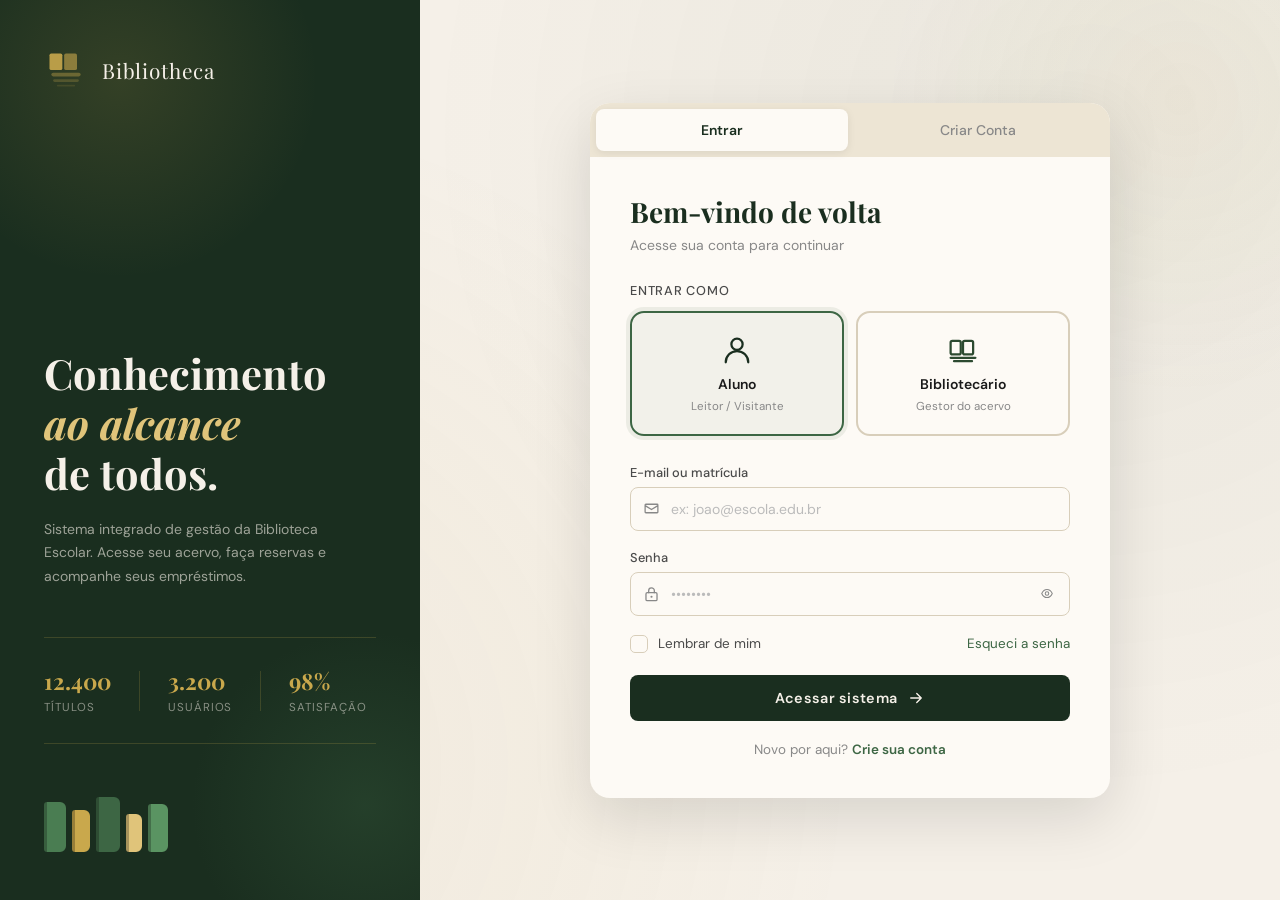
<file: index.html>
<!DOCTYPE html>
<html lang="pt-BR">
<head>
  <meta charset="UTF-8" />
  <meta name="viewport" content="width=device-width, initial-scale=1.0" />
  <title>Biblioteca Escolar — Acesso</title>
  <link rel="stylesheet" href="style.css" />
  <link href="https://fonts.googleapis.com/css2?family=Playfair+Display:ital,wght@0,400;0,700;1,400&family=DM+Sans:wght@300;400;500&display=swap" rel="stylesheet" />
</head>
<body>
 
  <!-- Decorative background elements -->
  <div class="bg-pattern"></div>
  <div class="bg-glow"></div>
 
  <!-- Sidebar Branding -->
  <aside class="sidebar">
    <div class="sidebar-inner">
      <div class="logo">
        <div class="logo-icon">
          <svg viewBox="0 0 48 48" fill="none" xmlns="http://www.w3.org/2000/svg">
            <rect x="6" y="6" width="14" height="18" rx="2" fill="currentColor" opacity="0.9"/>
            <rect x="22" y="6" width="14" height="18" rx="2" fill="currentColor" opacity="0.6"/>
            <rect x="8" y="27" width="32" height="4" rx="2" fill="currentColor" opacity="0.4"/>
            <rect x="10" y="34" width="28" height="3" rx="1.5" fill="currentColor" opacity="0.25"/>
            <rect x="14" y="40" width="20" height="2" rx="1" fill="currentColor" opacity="0.15"/>
          </svg>
        </div>
        <span class="logo-text">Bibliotheca</span>
      </div>
 
      <div class="sidebar-content">
        <h1 class="sidebar-title">
          Conhecimento<br/>
          <em>ao alcance</em><br/>
          de todos.
        </h1>
        <p class="sidebar-desc">
          Sistema integrado de gestão da Biblioteca Escolar. Acesse seu acervo, faça reservas e acompanhe seus empréstimos.
        </p>
      </div>
 
      <div class="sidebar-stats">
        <div class="stat">
          <span class="stat-number">12.400</span>
          <span class="stat-label">Títulos</span>
        </div>
        <div class="stat-divider"></div>
        <div class="stat">
          <span class="stat-number">3.200</span>
          <span class="stat-label">Usuários</span>
        </div>
        <div class="stat-divider"></div>
        <div class="stat">
          <span class="stat-number">98%</span>
          <span class="stat-label">Satisfação</span>
        </div>
      </div>
 
      <div class="book-stack">
        <div class="book book-1"></div>
        <div class="book book-2"></div>
        <div class="book book-3"></div>
        <div class="book book-4"></div>
        <div class="book book-5"></div>
      </div>
    </div>
  </aside>
 
  <!-- Main Panel -->
  <main class="main">
 
    <!-- Tab switcher between Login and Cadastro -->
    <div class="panel">
      <nav class="tab-nav">
        <button class="tab-btn active" data-tab="login" onclick="switchTab('login')">Entrar</button>
        <button class="tab-btn" data-tab="cadastro" onclick="switchTab('cadastro')">Criar Conta</button>
        <div class="tab-indicator"></div>
      </nav>
 
      <!-- ===== LOGIN FORM ===== -->
      <section class="tab-panel active" id="tab-login">
        <div class="form-header">
          <h2>Bem-vindo de volta</h2>
          <p>Acesse sua conta para continuar</p>
        </div>
 
        <!-- Role selector -->
        <div class="role-selector">
          <p class="role-label">Entrar como</p>
          <div class="role-cards">
            <label class="role-card active" for="role-aluno">
              <input type="radio" name="role" id="role-aluno" value="aluno" checked />
              <div class="role-card-inner">
                <div class="role-icon">
                  <svg viewBox="0 0 32 32" fill="none" xmlns="http://www.w3.org/2000/svg">
                    <circle cx="16" cy="10" r="5" stroke="currentColor" stroke-width="2"/>
                    <path d="M6 26c0-5.523 4.477-10 10-10s10 4.477 10 10" stroke="currentColor" stroke-width="2" stroke-linecap="round"/>
                  </svg>
                </div>
                <span class="role-name">Aluno</span>
                <span class="role-desc">Leitor / Visitante</span>
              </div>
            </label>
 
            <label class="role-card" for="role-bibliotecario">
              <input type="radio" name="role" id="role-bibliotecario" value="bibliotecario" />
              <div class="role-card-inner">
                <div class="role-icon">
                  <svg viewBox="0 0 32 32" fill="none" xmlns="http://www.w3.org/2000/svg">
                    <rect x="5" y="7" width="9" height="12" rx="1.5" stroke="currentColor" stroke-width="2"/>
                    <rect x="16" y="7" width="9" height="12" rx="1.5" stroke="currentColor" stroke-width="2"/>
                    <path d="M5 22h22" stroke="currentColor" stroke-width="2" stroke-linecap="round"/>
                    <path d="M8 25h16" stroke="currentColor" stroke-width="2" stroke-linecap="round"/>
                  </svg>
                </div>
                <span class="role-name">Bibliotecário</span>
                <span class="role-desc">Gestor do acervo</span>
              </div>
            </label>
          </div>
        </div>
 
        <form id="loginForm" class="auth-form">
          <div class="field-group">
            <label for="login-email">E-mail ou matrícula</label>
            <div class="input-wrap">
              <svg class="input-icon" viewBox="0 0 20 20" fill="none">
                <path d="M2.5 6.667L10 11.25l7.5-4.583M3.333 15h13.334A.833.833 0 0017.5 14.167V5.833A.833.833 0 0016.667 5H3.333A.833.833 0 002.5 5.833v8.334A.833.833 0 003.333 15z" stroke="currentColor" stroke-width="1.5" stroke-linecap="round" stroke-linejoin="round"/>
              </svg>
              <input type="text" id="login-email" placeholder="ex: joao@escola.edu.br" autocomplete="email" />
            </div>
          </div>
 
          <div class="field-group">
            <label for="login-senha">Senha</label>
            <div class="input-wrap">
              <svg class="input-icon" viewBox="0 0 20 20" fill="none">
                <rect x="3.5" y="9" width="13" height="9.5" rx="1.5" stroke="currentColor" stroke-width="1.5"/>
                <path d="M6.667 9V6.667a3.333 3.333 0 016.666 0V9" stroke="currentColor" stroke-width="1.5" stroke-linecap="round"/>
                <circle cx="10" cy="13.75" r="1.25" fill="currentColor"/>
              </svg>
              <input type="password" id="login-senha" placeholder="••••••••" autocomplete="current-password" />
              <button type="button" class="toggle-pass" onclick="togglePassword('login-senha', this)" aria-label="Mostrar senha">
                <svg viewBox="0 0 20 20" fill="none"><path d="M2.5 10S5 4.167 10 4.167 17.5 10 17.5 10 15 15.833 10 15.833 2.5 10 2.5 10z" stroke="currentColor" stroke-width="1.5"/><circle cx="10" cy="10" r="2.5" stroke="currentColor" stroke-width="1.5"/></svg>
              </button>
            </div>
          </div>
 
          <div class="form-options">
            <label class="checkbox-label">
              <input type="checkbox" />
              <span class="checkmark"></span>
              Lembrar de mim
            </label>
            <a href="#" class="link-forgot">Esqueci a senha</a>
          </div>
 
          <button type="submit" class="btn-primary">
            <span>Acessar sistema</span>
            <svg viewBox="0 0 20 20" fill="none"><path d="M4.167 10h11.666M10.833 5l5 5-5 5" stroke="currentColor" stroke-width="1.5" stroke-linecap="round" stroke-linejoin="round"/></svg>
          </button>
        </form>
 
        <p class="form-footer">
          Novo por aqui? <button class="link-switch" onclick="switchTab('cadastro')">Crie sua conta</button>
        </p>
      </section>
 
      <!-- ===== CADASTRO FORM ===== -->
      <section class="tab-panel" id="tab-cadastro">
        <div class="form-header">
          <h2>Criar nova conta</h2>
          <p>Preencha seus dados para se cadastrar</p>
        </div>
 
        <form id="cadastroForm" class="auth-form">
 
          <div class="field-group">
            <label for="cad-tipo">Tipo de conta</label>
            <div class="select-wrap">
              <svg class="input-icon" viewBox="0 0 20 20" fill="none"><path d="M3.333 5.833A.833.833 0 014.167 5h11.666a.833.833 0 01.834.833v1.667a.833.833 0 01-.834.833H4.167a.833.833 0 01-.834-.833V5.833zM3.333 11.667a.833.833 0 01.834-.834h11.666a.833.833 0 01.834.834v1.666a.833.833 0 01-.834.834H4.167a.833.833 0 01-.834-.834v-1.666z" stroke="currentColor" stroke-width="1.5"/></svg>
              <select id="cad-tipo">
                <option value="">Selecione o perfil</option>
                <option value="aluno">Aluno</option>
                <option value="visitante">Visitante / Responsável</option>
                <option value="bibliotecario">Bibliotecário</option>
              </select>
              <svg class="select-arrow" viewBox="0 0 20 20" fill="none"><path d="M5 7.5l5 5 5-5" stroke="currentColor" stroke-width="1.5" stroke-linecap="round" stroke-linejoin="round"/></svg>
            </div>
          </div>
 
          <div class="field-row">
            <div class="field-group">
              <label for="cad-nome">Nome</label>
              <div class="input-wrap">
                <input type="text" id="cad-nome" placeholder="Primeiro nome" />
              </div>
            </div>
            <div class="field-group">
              <label for="cad-sobrenome">Sobrenome</label>
              <div class="input-wrap">
                <input type="text" id="cad-sobrenome" placeholder="Sobrenome" />
              </div>
            </div>
          </div>
 
          <div class="field-group">
            <label for="cad-matricula">Matrícula / CPF</label>
            <div class="input-wrap">
              <svg class="input-icon" viewBox="0 0 20 20" fill="none"><rect x="3.5" y="3.5" width="13" height="13" rx="2" stroke="currentColor" stroke-width="1.5"/><path d="M7 10h6M7 7h6M7 13h4" stroke="currentColor" stroke-width="1.5" stroke-linecap="round"/></svg>
              <input type="text" id="cad-matricula" placeholder="Número de matrícula ou CPF" />
            </div>
          </div>
 
          <div class="field-group">
            <label for="cad-email">E-mail</label>
            <div class="input-wrap">
              <svg class="input-icon" viewBox="0 0 20 20" fill="none"><path d="M2.5 6.667L10 11.25l7.5-4.583M3.333 15h13.334A.833.833 0 0017.5 14.167V5.833A.833.833 0 0016.667 5H3.333A.833.833 0 002.5 5.833v8.334A.833.833 0 003.333 15z" stroke="currentColor" stroke-width="1.5" stroke-linecap="round" stroke-linejoin="round"/></svg>
              <input type="email" id="cad-email" placeholder="seu@email.com" />
            </div>
          </div>
 
          <div class="field-row">
            <div class="field-group">
              <label for="cad-senha">Senha</label>
              <div class="input-wrap">
                <svg class="input-icon" viewBox="0 0 20 20" fill="none"><rect x="3.5" y="9" width="13" height="9.5" rx="1.5" stroke="currentColor" stroke-width="1.5"/><path d="M6.667 9V6.667a3.333 3.333 0 016.666 0V9" stroke="currentColor" stroke-width="1.5" stroke-linecap="round"/><circle cx="10" cy="13.75" r="1.25" fill="currentColor"/></svg>
                <input type="password" id="cad-senha" placeholder="Mín. 8 caracteres" onkeyup="checkStrength(this.value)" />
                <button type="button" class="toggle-pass" onclick="togglePassword('cad-senha', this)" aria-label="Mostrar senha">
                  <svg viewBox="0 0 20 20" fill="none"><path d="M2.5 10S5 4.167 10 4.167 17.5 10 17.5 10 15 15.833 10 15.833 2.5 10 2.5 10z" stroke="currentColor" stroke-width="1.5"/><circle cx="10" cy="10" r="2.5" stroke="currentColor" stroke-width="1.5"/></svg>
                </button>
              </div>
              <div class="strength-bar">
                <div class="strength-fill" id="strength-fill"></div>
              </div>
              <span class="strength-label" id="strength-label"></span>
            </div>
            <div class="field-group">
              <label for="cad-confirma">Confirmar senha</label>
              <div class="input-wrap">
                <svg class="input-icon" viewBox="0 0 20 20" fill="none"><path d="M4.167 10.833L7.5 14.167l8.333-8.334" stroke="currentColor" stroke-width="1.5" stroke-linecap="round" stroke-linejoin="round"/></svg>
                <input type="password" id="cad-confirma" placeholder="Repita a senha" />
              </div>
            </div>
          </div>
 
          <label class="checkbox-label terms">
            <input type="checkbox" id="cad-termos" />
            <span class="checkmark"></span>
            Li e aceito os <a href="#">termos de uso</a> da biblioteca
          </label>
 
          <button type="submit" class="btn-primary">
            <span>Criar minha conta</span>
            <svg viewBox="0 0 20 20" fill="none"><path d="M4.167 10h11.666M10.833 5l5 5-5 5" stroke="currentColor" stroke-width="1.5" stroke-linecap="round" stroke-linejoin="round"/></svg>
          </button>
        </form>
 
        <p class="form-footer">
          Já tem conta? <button class="link-switch" onclick="switchTab('login')">Fazer login</button>
        </p>
      </section>
 
    </div><!-- end .panel -->
  </main>
 
  <!-- Toast notification -->
  <div class="toast" id="toast">
    <svg viewBox="0 0 20 20" fill="none"><path d="M10 2.5a7.5 7.5 0 100 15 7.5 7.5 0 000-15zM10 6.667v3.333M10 13.333h.008" stroke="currentColor" stroke-width="1.5" stroke-linecap="round"/></svg>
    <span id="toast-msg">Mensagem</span>
  </div>
 
  <script>
    // Tab switching
    function switchTab(tab) {
      document.querySelectorAll('.tab-btn').forEach(b => b.classList.remove('active'));
      document.querySelectorAll('.tab-panel').forEach(p => p.classList.remove('active'));
      document.querySelector(`[data-tab="${tab}"]`).classList.add('active');
      document.getElementById(`tab-${tab}`).classList.add('active');
      updateIndicator(tab);
    }
 
    function updateIndicator(tab) {
      const btn = document.querySelector(`[data-tab="${tab}"]`);
      const indicator = document.querySelector('.tab-indicator');
      indicator.style.left = btn.offsetLeft + 'px';
      indicator.style.width = btn.offsetWidth + 'px';
    }
 
    // Role card selection
    document.querySelectorAll('.role-card').forEach(card => {
      card.addEventListener('click', () => {
        document.querySelectorAll('.role-card').forEach(c => c.classList.remove('active'));
        card.classList.add('active');
      });
    });
 
    // Toggle password visibility
    function togglePassword(id, btn) {
      const input = document.getElementById(id);
      input.type = input.type === 'password' ? 'text' : 'password';
      btn.classList.toggle('active');
    }
 
    // Password strength
    function checkStrength(val) {
      const fill = document.getElementById('strength-fill');
      const label = document.getElementById('strength-label');
      let score = 0;
      if (val.length >= 8) score++;
      if (/[A-Z]/.test(val)) score++;
      if (/[0-9]/.test(val)) score++;
      if (/[^A-Za-z0-9]/.test(val)) score++;
      const levels = ['', 'Fraca', 'Razoável', 'Boa', 'Forte'];
      const colors = ['', '#e05252', '#e08a52', '#7db85a', '#2ebd7c'];
      fill.style.width = (score * 25) + '%';
      fill.style.background = colors[score];
      label.textContent = levels[score] || '';
      label.style.color = colors[score];
    }
 
    // Show toast
    let toastTimeout = null;
    function showToast(msg, type = 'info') {
      const t = document.getElementById('toast');
      const toastMsg = document.getElementById('toast-msg');
      if (!t || !toastMsg) return;
      toastMsg.textContent = msg;
      t.className = 'toast show ' + type;
      if (toastTimeout) clearTimeout(toastTimeout);
      toastTimeout = setTimeout(() => {
        t.className = 'toast';
        toastTimeout = null;
      }, 3000);
    }
 
    function validateEmail(value) {
      return /^[^\s@]+@[^\s@]+\.[^\s@]+$/.test(value);
    }
 
    // Form handlers
    function handleLogin(e) {
      e.preventDefault();
      const email = document.getElementById('login-email').value;
      const senha = document.getElementById('login-senha').value;
      const role = document.querySelector('input[name="role"]:checked').value;
      if (!email || !senha) { showToast('Preencha todos os campos.', 'error'); return; }
      showToast(`Entrando como ${role === 'bibliotecario' ? 'Bibliotecário' : 'Aluno'}...`, 'success');
    }
 
    function handleCadastro(e) {
      e.preventDefault();
      const tipo = document.getElementById('cad-tipo').value;
      const nome = document.getElementById('cad-nome').value.trim();
      const email = document.getElementById('cad-email').value.trim();
      const senha = document.getElementById('cad-senha').value;
      const confirma = document.getElementById('cad-confirma').value;
      const termos = document.getElementById('cad-termos').checked;
      if (!tipo || !nome || !email || !senha) { showToast('Preencha todos os campos obrigatórios.', 'error'); return; }
      if (!validateEmail(email)) { showToast('Informe um e-mail válido.', 'error'); return; }
      if (senha.length < 8) { showToast('Senha deve ter no mínimo 8 caracteres.', 'error'); return; }
      if (senha !== confirma) { showToast('As senhas não coincidem.', 'error'); return; }
      if (!termos) { showToast('Aceite os termos de uso para continuar.', 'error'); return; }
      showToast('Conta criada com sucesso! Verifique seu e-mail.', 'success');
    }
 
    function initAuthPage() {
      document.getElementById('loginForm')?.addEventListener('submit', handleLogin);
      document.getElementById('cadastroForm')?.addEventListener('submit', handleCadastro);
      updateIndicator('login');
    }
 
    // Init indicator
    window.addEventListener('DOMContentLoaded', initAuthPage);
  </script>
</body>
</html>
</file>
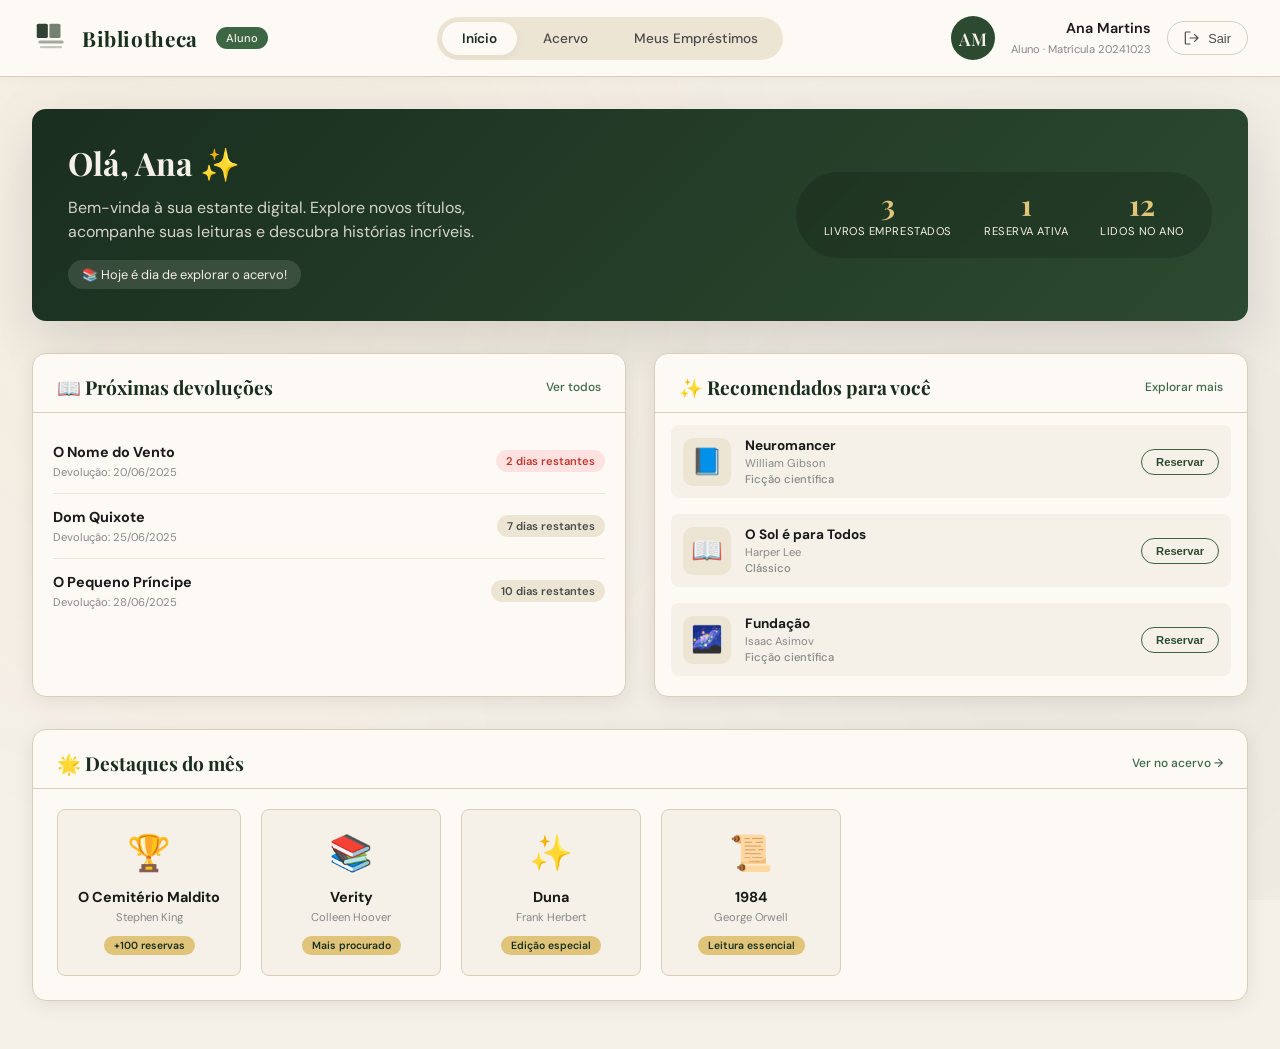
<file: aluno.html>
<!DOCTYPE html>
<html lang="pt-BR">

<head>
  <meta charset="UTF-8" />
  <meta name="viewport" content="width=device-width, initial-scale=1.0, user-scalable=yes" />
  <title>Biblioteca Escolar — Meu Espaço</title>
  <link rel="stylesheet" href="aluno.css" />
  <link
    href="https://fonts.googleapis.com/css2?family=Playfair+Display:ital,wght@0,400;0,700;1,400&family=DM+Sans:wght@300;400;500;600;700&display=swap"
    rel="stylesheet" />
</head>

<body>

  <!-- Fundo decorativo suave -->
  <div class="bg-soft"></div>

  <!-- Cabeçalho principal com navegação -->
  <header class="dashboard-header">
    <div class="header-container">
      <div class="logo-area">
        <div class="logo-icon-sm">
          <svg viewBox="0 0 48 48" fill="none" xmlns="http://www.w3.org/2000/svg">
            <rect x="6" y="6" width="14" height="18" rx="2" fill="currentColor" opacity="0.9" />
            <rect x="22" y="6" width="14" height="18" rx="2" fill="currentColor" opacity="0.6" />
            <rect x="8" y="27" width="32" height="4" rx="2" fill="currentColor" opacity="0.4" />
            <rect x="10" y="34" width="28" height="3" rx="1.5" fill="currentColor" opacity="0.25" />
          </svg>
        </div>
        <span class="logo-text-dark">Bibliotheca</span>
        <span class="badge-aluno">Aluno</span>
      </div>

      <nav class="main-nav">
        <button class="nav-link active" data-section="dashboard">Início</button>
        <button class="nav-link" data-section="acervo">Acervo</button>
        <button class="nav-link" data-section="emprestimos">Meus Empréstimos</button>
      </nav>

      <div class="user-menu">
        <div class="user-avatar">
          <span class="avatar-initials">AM</span>
        </div>
        <div class="user-info">
          <span class="user-name">Ana Martins</span>
          <span class="user-role">Aluno · Matrícula 20241023</span>
        </div>
        <button class="logout-btn" id="logoutBtn" aria-label="Sair">
          <svg viewBox="0 0 20 20" fill="none">
            <path
              d="M7.5 17.5h-5A.833.833 0 011.667 16.667V3.333A.833.833 0 012.5 2.5h5M13.333 14.167L17.5 10l-4.167-4.167M17.5 10h-10"
              stroke="currentColor" stroke-width="1.5" stroke-linecap="round" stroke-linejoin="round" />
          </svg>
          <span>Sair</span>
        </button>
      </div>
    </div>
  </header>

  <!-- Conteúdo principal -->
  <main class="dashboard-main">
    <div class="main-container">

      <!-- Seção DASHBOARD (início) -->
      <section class="dashboard-section active" id="section-dashboard">

        <!-- Boas-vindas personalizada -->
        <div class="welcome-card">
          <div class="welcome-text">
            <h1>Olá, Ana ✨</h1>
            <p>Bem-vinda à sua estante digital. Explore novos títulos, acompanhe suas leituras e descubra histórias
              incríveis.</p>
            <div class="welcome-badge">
              <span>📚 Hoje é dia de explorar o acervo!</span>
            </div>
          </div>
          <div class="welcome-stats">
            <div class="mini-stat">
              <span class="stat-value">3</span>
              <span class="stat-caption">livros emprestados</span>
            </div>
            <div class="mini-stat">
              <span class="stat-value">1</span>
              <span class="stat-caption">reserva ativa</span>
            </div>
            <div class="mini-stat">
              <span class="stat-value">12</span>
              <span class="stat-caption">lidos no ano</span>
            </div>
          </div>
        </div>

        <!-- PRÓXIMAS DEVIDAS + RECOMENDAÇÕES -->
        <div class="grid-2col">
          <!-- Devoluções pendentes -->
          <div class="card">
            <div class="card-header">
              <h3>📖 Próximas devoluções</h3>
              <a href="#" class="link-sm" data-section="emprestimos" onclick="navigateTo('emprestimos')">Ver todos</a>
            </div>
            <div class="loan-list">
              <div class="loan-item">
                <div class="loan-info">
                  <strong>O Nome do Vento</strong>
                  <span class="loan-date">Devolução: 20/06/2025</span>
                </div>
                <span class="loan-status warning">2 dias restantes</span>
              </div>
              <div class="loan-item">
                <div class="loan-info">
                  <strong>Dom Quixote</strong>
                  <span class="loan-date">Devolução: 25/06/2025</span>
                </div>
                <span class="loan-status neutral">7 dias restantes</span>
              </div>
              <div class="loan-item">
                <div class="loan-info">
                  <strong>O Pequeno Príncipe</strong>
                  <span class="loan-date">Devolução: 28/06/2025</span>
                </div>
                <span class="loan-status neutral">10 dias restantes</span>
              </div>
            </div>
          </div>

          <!-- Recomendações personalizadas -->
          <div class="card">
            <div class="card-header">
              <h3>✨ Recomendados para você</h3>
              <a href="#" class="link-sm" data-section="acervo" onclick="navigateTo('acervo')">Explorar mais</a>
            </div>
            <div class="rec-books">
              <div class="rec-item">
                <div class="rec-cover emoji-cover">📘</div>
                <div class="rec-details">
                  <strong>Neuromancer</strong>
                  <span>William Gibson</span>
                  <span class="book-tag">Ficção científica</span>
                </div>
                <button class="btn-reserve-sm"
                  onclick="showToast('Solicitação enviada! Você receberá uma notificação.')">Reservar</button>
              </div>
              <div class="rec-item">
                <div class="rec-cover emoji-cover">📖</div>
                <div class="rec-details">
                  <strong>O Sol é para Todos</strong>
                  <span>Harper Lee</span>
                  <span class="book-tag">Clássico</span>
                </div>
                <button class="btn-reserve-sm"
                  onclick="showToast('Reserva registrada. Disponível em breve.')">Reservar</button>
              </div>
              <div class="rec-item">
                <div class="rec-cover emoji-cover">🌌</div>
                <div class="rec-details">
                  <strong>Fundação</strong>
                  <span>Isaac Asimov</span>
                  <span class="book-tag">Ficção científica</span>
                </div>
                <button class="btn-reserve-sm"
                  onclick="showToast('Adicionado à sua fila de reserva.')">Reservar</button>
              </div>
            </div>
          </div>
        </div>

        <!-- Últimos lançamentos / destaques -->
        <div class="card full-width">
          <div class="card-header">
            <h3>🌟 Destaques do mês</h3>
            <a href="#" class="link-sm" data-section="acervo" onclick="navigateTo('acervo')">Ver no acervo →</a>
          </div>
          <div class="horizontal-scroll">
            <div class="highlight-card">
              <div class="highlight-icon">🏆</div>
              <h4>O Cemitério Maldito</h4>
              <p>Stephen King</p>
              <span class="badge-destaque">+100 reservas</span>
            </div>
            <div class="highlight-card">
              <div class="highlight-icon">📚</div>
              <h4>Verity</h4>
              <p>Colleen Hoover</p>
              <span class="badge-destaque">Mais procurado</span>
            </div>
            <div class="highlight-card">
              <div class="highlight-icon">✨</div>
              <h4>Duna</h4>
              <p>Frank Herbert</p>
              <span class="badge-destaque">Edição especial</span>
            </div>
            <div class="highlight-card">
              <div class="highlight-icon">📜</div>
              <h4>1984</h4>
              <p>George Orwell</p>
              <span class="badge-destaque">Leitura essencial</span>
            </div>
          </div>
        </div>
      </section>

      <!-- Seção ACERVO (catálogo pesquisável) -->
      <section class="dashboard-section" id="section-acervo">
        <div class="acervo-header">
          <h2>📚 Acervo da Biblioteca</h2>
          <div class="search-bar">
            <svg class="search-icon" viewBox="0 0 20 20" fill="none">
              <path d="M9.167 15.833a6.667 6.667 0 100-13.334 6.667 6.667 0 000 13.334zM17.5 17.5l-3.625-3.625"
                stroke="currentColor" stroke-width="1.5" stroke-linecap="round" />
            </svg>
            <input type="text" id="searchInput" placeholder="Pesquisar por título, autor..." />
          </div>
        </div>
        <div class="book-grid" id="bookGrid">
          <!-- Os livros serão injetados via JS -->
        </div>
      </section>

      <!-- Seção MEUS EMPRÉSTIMOS -->
      <section class="dashboard-section" id="section-emprestimos">
        <div class="section-header">
          <h2>📌 Meus Empréstimos Atuais</h2>
          <p>Acompanhe prazos e renove quando possível</p>
        </div>
        <div class="loan-table">
          <div class="loan-row header">
            <span>Livro</span>
            <span>Data Empréstimo</span>
            <span>Data Devolução</span>
            <span>Status</span>
            <span>Ação</span>
          </div>
          <div class="loan-row">
            <span><strong>O Nome do Vento</strong> (Patrick Rothfuss)</span>
            <span>05/06/2025</span>
            <span>20/06/2025</span>
            <span><span class="status-badge warning">Em dia (2d)</span></span>
            <span><button class="btn-link"
                onclick="showToast('Renovação solicitada. Aguarde confirmação.')">Renovar</button></span>
          </div>
          <div class="loan-row">
            <span><strong>Dom Quixote</strong> (Miguel de Cervantes)</span>
            <span>08/06/2025</span>
            <span>25/06/2025</span>
            <span><span class="status-badge success">Em dia</span></span>
            <span><button class="btn-link"
                onclick="showToast('Renovação por +7 dias solicitada.')">Renovar</button></span>
          </div>
          <div class="loan-row">
            <span><strong>O Pequeno Príncipe</strong> (Saint-Exupéry)</span>
            <span>10/06/2025</span>
            <span>28/06/2025</span>
            <span><span class="status-badge success">Em dia</span></span>
            <span><button class="btn-link"
                onclick="showToast('Renovação disponível por mais 7 dias.')">Renovar</button></span>
          </div>
        </div>
      </section>

      <!-- Toast message -->
      <div class="toast" id="toast">
        <svg viewBox="0 0 20 20" fill="none">
          <path d="M10 2.5a7.5 7.5 0 100 15 7.5 7.5 0 000-15zM10 6.667v3.333M10 13.333h.008" stroke="currentColor"
            stroke-width="1.5" />
        </svg>
        <span id="toast-msg"></span>
      </div>

      <script>
        // Base de dados do acervo
        const bibliotecaAcervo = [
          { titulo: "O Nome do Vento", autor: "Patrick Rothfuss", ano: 2007, genero: "Fantasia", capa: "📖", disponivel: false },
          { titulo: "Dom Quixote", autor: "Miguel de Cervantes", ano: 1605, genero: "Clássico", capa: "📘", disponivel: true },
          { titulo: "O Pequeno Príncipe", autor: "Saint-Exupéry", ano: 1943, genero: "Fábula", capa: "🌟", disponivel: false },
          { titulo: "Neuromancer", autor: "William Gibson", ano: 1984, genero: "Ficção científica", capa: "💻", disponivel: true },
          { titulo: "O Sol é para Todos", autor: "Harper Lee", ano: 1960, genero: "Drama", capa: "⚖️", disponivel: true },
          { titulo: "Fundação", autor: "Isaac Asimov", ano: 1951, genero: "Ficção científica", capa: "🚀", disponivel: false },
          { titulo: "Verity", autor: "Colleen Hoover", ano: 2018, genero: "Suspense", capa: "📕", disponivel: true },
          { titulo: "1984", autor: "George Orwell", ano: 1949, genero: "Distopia", capa: "📚", disponivel: false },
          { titulo: "Duna", autor: "Frank Herbert", ano: 1965, genero: "Ficção científica", capa: "🏜️", disponivel: false },
          { titulo: "O Hobbit", autor: "J.R.R. Tolkien", ano: 1937, genero: "Fantasia", capa: "🧙", disponivel: true }
        ];

        // Função para renderizar acervo (com filtro)
        function renderAcervo(filtro = "") {
          const grid = document.getElementById("bookGrid");
          if (!grid) return;
          const filtroLower = filtro.toLowerCase();
          const livrosFiltrados = bibliotecaAcervo.filter(book =>
            book.titulo.toLowerCase().includes(filtroLower) ||
            book.autor.toLowerCase().includes(filtroLower)
          );

          if (livrosFiltrados.length === 0) {
            grid.innerHTML = `<div class="no-results">Nenhum livro encontrado. Tente outro termo.</div>`;
            return;
          }

          grid.innerHTML = livrosFiltrados.map(book => `
        <div class="book-card">
          <div class="book-cover">${book.capa}</div>
          <div class="book-info">
            <h4>${book.titulo}</h4>
            <p>${book.autor}</p>
            <span class="book-year">${book.ano}</span>
            <span class="book-genre">${book.genero}</span>
          </div>
          <div class="book-actions">
            ${book.disponivel ?
              `<button class="btn-reserve" onclick="showToast('Reserva realizada! O livro "${book.titulo}" foi reservado.')">Reservar</button>` :
              `<span class="indisponivel">Indisponível</span>`
            }
          </div>
        </div>
      `).join('');
        }

        // Navegação entre seções
        function navigateTo(sectionId) {
          // Atualiza botões
          document.querySelectorAll('.nav-link').forEach(btn => btn.classList.remove('active'));
          document.querySelector(`.nav-link[data-section="${sectionId}"]`).classList.add('active');
          // Mostra seção correta
          document.querySelectorAll('.dashboard-section').forEach(section => section.classList.remove('active'));
          document.getElementById(`section-${sectionId}`).classList.add('active');

          // Se for acervo, garantir que a pesquisa seja reaplicada (preserva termo)
          if (sectionId === 'acervo') {
            const searchInput = document.getElementById('searchInput');
            if (searchInput) renderAcervo(searchInput.value);
          }
        }

        // Eventos de navegação
        document.querySelectorAll('.nav-link').forEach(link => {
          link.addEventListener('click', (e) => {
            const section = link.getAttribute('data-section');
            navigateTo(section);
          });
        });

        // Logout com toast e redirecionamento simbólico
        document.getElementById('logoutBtn')?.addEventListener('click', () => {
          showToast('Sessão encerrada. Até logo!', 'info');
          setTimeout(() => {
            alert("Redirecionaria para tela de login (simulação).");
            // Aqui faria redirect para index.html no sistema real
          }, 1000);
        });

        // Sistema de Toast
        let toastTimeout;
        function showToast(msg, type = 'success') {
          const toast = document.getElementById('toast');
          const toastMsg = document.getElementById('toast-msg');
          if (!toast || !toastMsg) return;
          toastMsg.textContent = msg;
          toast.className = `toast show ${type}`;
          if (toastTimeout) clearTimeout(toastTimeout);
          toastTimeout = setTimeout(() => {
            toast.className = 'toast';
          }, 3000);
        }

        // Evento de pesquisa no acervo
        const searchField = document.getElementById('searchInput');
        if (searchField) {
          searchField.addEventListener('input', (e) => {
            if (document.getElementById('section-acervo').classList.contains('active')) {
              renderAcervo(e.target.value);
            }
          });
        }

        // Inicialização: dashboard ativo + carregar acervo
        window.addEventListener('DOMContentLoaded', () => {
          renderAcervo('');

          // Atualiza dinamicamente link "Ver todos" para funcionar
          document.querySelectorAll('.link-sm[data-section]').forEach(el => {
            el.addEventListener('click', (e) => {
              e.preventDefault();
              const sec = el.getAttribute('data-section');
              if (sec) navigateTo(sec);
            });
          });

          // manualmente tratar alguns botões de reserva da dashboard
        });

        // event listener global para botões de reserva simples (já usado em onclick)
        window.showToast = showToast;
        window.navigateTo = navigateTo;

        // Adiciona algumas interações extras (para renovação e reservas)
        document.querySelectorAll('.btn-reserve-sm').forEach(btn => {
          btn.addEventListener('click', (e) => {
            e.stopPropagation();
          });
        });
      </script>
</body>

</html>
</file>
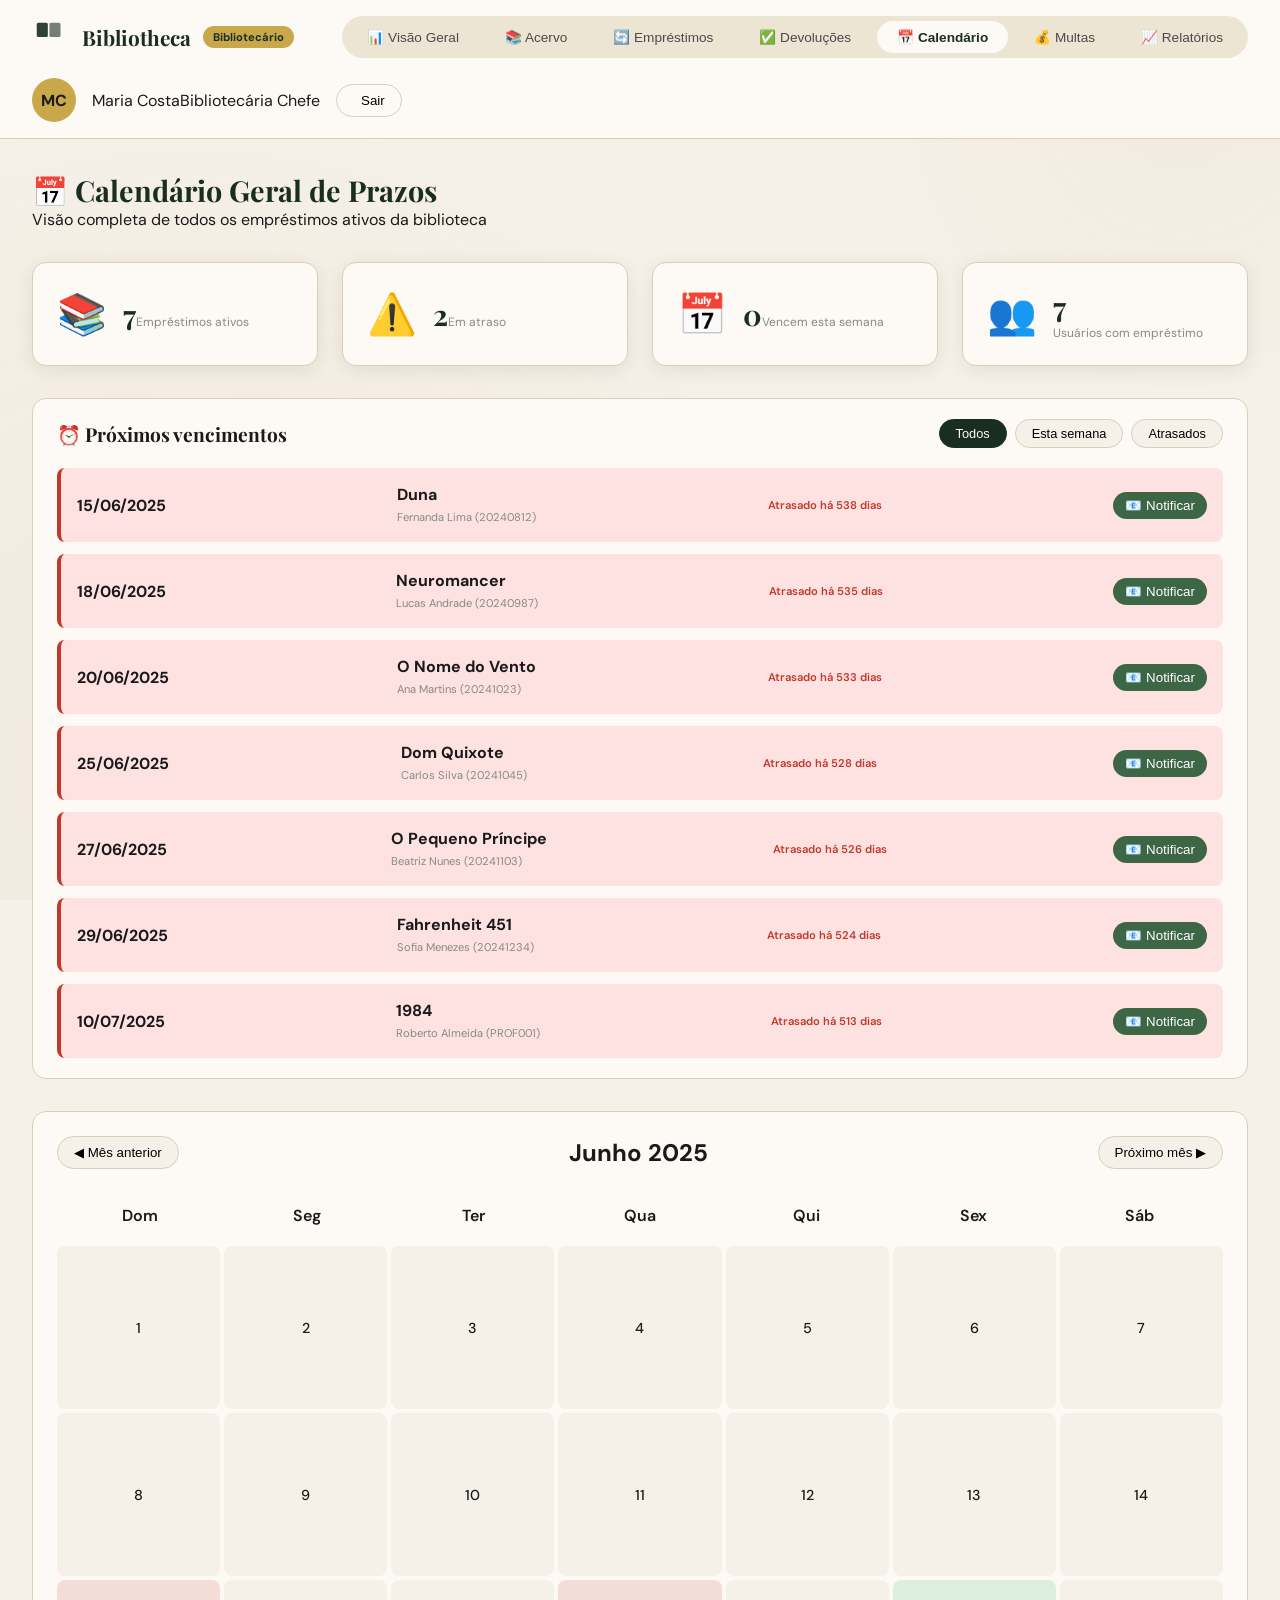
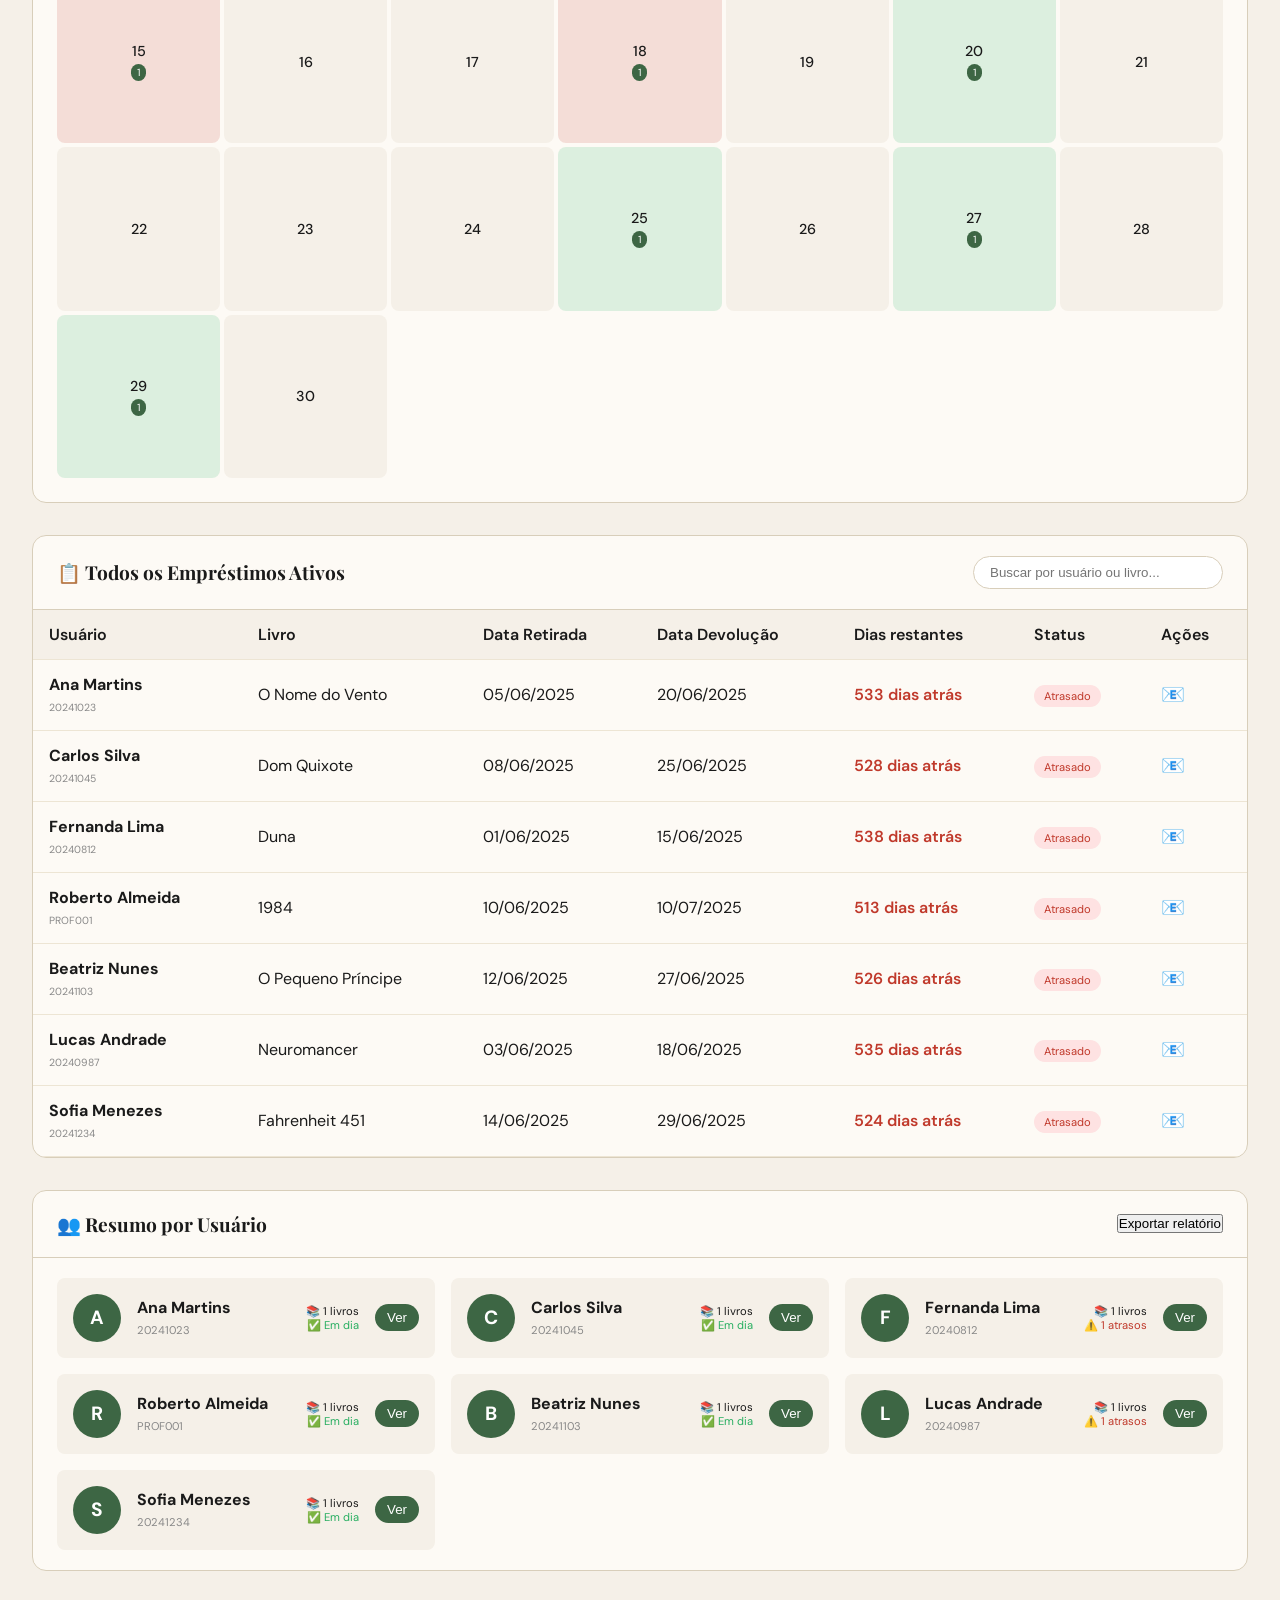
<file: calendario-bibliotecario.html>
<!DOCTYPE html>
<html lang="pt-BR">
<head>
  <meta charset="UTF-8" />
  <meta name="viewport" content="width=device-width, initial-scale=1.0" />
  <title>Biblioteca Escolar — Calendário de Prazos (Bibliotecário)</title>
  <link rel="stylesheet" href="style-calendario-bibliotecario.css" />
  <link href="https://fonts.googleapis.com/css2?family=Playfair+Display:ital,wght@0,400;0,700;1,400&family=DM+Sans:wght@300;400;500;600;700&display=swap" rel="stylesheet" />
</head>
<body>

  <div class="bg-pattern"></div>
  <div class="bg-glow"></div>

  <header class="dashboard-header">
    <div class="header-container">
      <div class="logo-area">
        <div class="logo-icon-sm">
          <svg viewBox="0 0 48 48" fill="none">
            <rect x="6" y="6" width="14" height="18" rx="2" fill="currentColor" opacity="0.9"/>
            <rect x="22" y="6" width="14" height="18" rx="2" fill="currentColor" opacity="0.6"/>
          </svg>
        </div>
        <span class="logo-text-dark">Bibliotheca</span>
        <span class="badge-bibliotecario">Bibliotecário</span>
      </div>

      <nav class="main-nav">
        <button class="nav-link" onclick="window.location.href='dashboard-bibliotecario.html'">📊 Visão Geral</button>
        <button class="nav-link" onclick="window.location.href='dashboard-bibliotecario.html'">📚 Acervo</button>
        <button class="nav-link" onclick="window.location.href='dashboard-bibliotecario.html'">🔄 Empréstimos</button>
        <button class="nav-link" onclick="window.location.href='dashboard-bibliotecario.html'">✅ Devoluções</button>
        <button class="nav-link active">📅 Calendário</button>
        <button class="nav-link" onclick="window.location.href='multas-bibliotecario.html'">💰 Multas</button>
        <button class="nav-link" onclick="window.location.href='dashboard-bibliotecario.html'">📈 Relatórios</button>
      </nav>

      <div class="user-menu">
        <div class="user-avatar"><span class="avatar-initials">MC</span></div>
        <div class="user-info"><span class="user-name">Maria Costa</span><span class="user-role">Bibliotecária Chefe</span></div>
        <button class="logout-btn" onclick="showToast('Sessão encerrada!')"><svg viewBox="0 0 20 20" fill="none"><path d="M7.5 17.5h-5A.833.833 0 011.667 16.667V3.333A.833.833 0 012.5 2.5h5M13.333 14.167L17.5 10l-4.167-4.167M17.5 10h-10" stroke="currentColor" stroke-width="1.5"/></svg><span>Sair</span></button>
      </div>
    </div>
  </header>

  <main class="dashboard-main">
    <div class="main-container">

      <div class="calendar-header">
        <h1>📅 Calendário Geral de Prazos</h1>
        <p>Visão completa de todos os empréstimos ativos da biblioteca</p>
      </div>

      <!-- Cards estatísticos -->
      <div class="stats-grid">
        <div class="stat-card"><div class="stat-icon">📚</div><div class="stat-content"><span class="stat-number" id="totalEmprestimos">0</span><span class="stat-label">Empréstimos ativos</span></div></div>
        <div class="stat-card"><div class="stat-icon">⚠️</div><div class="stat-content"><span class="stat-number" id="totalAtrasos">0</span><span class="stat-label">Em atraso</span></div></div>
        <div class="stat-card"><div class="stat-icon">📅</div><div class="stat-content"><span class="stat-number" id="totalSemana">0</span><span class="stat-label">Vencem esta semana</span></div></div>
        <div class="stat-card"><div class="stat-icon">👥</div><div class="stat-content"><span class="stat-number" id="totalUsuarios">0</span><div class="stat-label">Usuários com empréstimo</div></div></div>
      </div>

      <!-- Próximos vencimentos (todos) -->
      <div class="upcoming-events">
        <div class="upcoming-header">
          <h3>⏰ Próximos vencimentos</h3>
          <div class="filter-buttons">
            <button class="filter-chip active" data-filter="all">Todos</button>
            <button class="filter-chip" data-filter="week">Esta semana</button>
            <button class="filter-chip" data-filter="overdue">Atrasados</button>
          </div>
        </div>
        <div class="events-timeline" id="upcomingEvents"></div>
      </div>

      <!-- Calendário mensal -->
      <div class="calendar-wrapper">
        <div class="calendar-nav">
          <button class="calendar-nav-btn" onclick="changeMonth(-1)">◀ Mês anterior</button>
          <h2 id="monthYearDisplay">Junho 2025</h2>
          <button class="calendar-nav-btn" onclick="changeMonth(1)">Próximo mês ▶</button>
        </div>
        <div class="calendar-grid" id="calendarGrid"></div>
      </div>

      <!-- Lista completa de empréstimos ativos -->
      <div class="card full-width">
        <div class="card-header">
          <h3>📋 Todos os Empréstimos Ativos</h3>
          <div class="search-bar-small">
            <input type="text" id="searchLoan" placeholder="Buscar por usuário ou livro..." />
          </div>
        </div>
        <div class="loan-table-wrapper">
          <table class="loan-table">
            <thead>
              <tr><th>Usuário</th><th>Livro</th><th>Data Retirada</th><th>Data Devolução</th><th>Dias restantes</th><th>Status</th><th>Ações</th></tr>
            </thead>
            <tbody id="allLoansTable"></tbody>
          </table>
        </div>
      </div>

      <!-- Resumo por usuário -->
      <div class="card full-width">
        <div class="card-header">
          <h3>👥 Resumo por Usuário</h3>
          <button class="link-sm" onclick="exportarResumo()">Exportar relatório</button>
        </div>
        <div class="user-summary-grid" id="userSummaryGrid"></div>
      </div>

    </div>
  </main>

  <div class="toast" id="toast"><svg viewBox="0 0 20 20" fill="none"><path d="M10 2.5a7.5 7.5 0 100 15 7.5 7.5 0 000-15zM10 6.667v3.333M10 13.333h.008" stroke="currentColor" stroke-width="1.5"/></svg><span id="toast-msg"></span></div>

  <script>
    // Dados dos empréstimos de todos os usuários
    let todosEmprestimos = [
      { id: 1, usuario: "Ana Martins", matricula: "20241023", livro: "O Nome do Vento", dataRetirada: "2025-06-05", dataDevolucao: "2025-06-20", status: "active" },
      { id: 2, usuario: "Carlos Silva", matricula: "20241045", livro: "Dom Quixote", dataRetirada: "2025-06-08", dataDevolucao: "2025-06-25", status: "active" },
      { id: 3, usuario: "Fernanda Lima", matricula: "20240812", livro: "Duna", dataRetirada: "2025-06-01", dataDevolucao: "2025-06-15", status: "overdue" },
      { id: 4, usuario: "Roberto Almeida", matricula: "PROF001", livro: "1984", dataRetirada: "2025-06-10", dataDevolucao: "2025-07-10", status: "active" },
      { id: 5, usuario: "Beatriz Nunes", matricula: "20241103", livro: "O Pequeno Príncipe", dataRetirada: "2025-06-12", dataDevolucao: "2025-06-27", status: "active" },
      { id: 6, usuario: "Lucas Andrade", matricula: "20240987", livro: "Neuromancer", dataRetirada: "2025-06-03", dataDevolucao: "2025-06-18", status: "overdue" },
      { id: 7, usuario: "Sofia Menezes", matricula: "20241234", livro: "Fahrenheit 451", dataRetirada: "2025-06-14", dataDevolucao: "2025-06-29", status: "active" }
    ];

    let currentDate = new Date(2025, 5, 15);
    let currentMonth = currentDate.getMonth();
    let currentYear = currentDate.getFullYear();
    let currentFilter = "all";

    let toastTimeout;
    function showToast(msg, type = 'success') {
      const toast = document.getElementById('toast');
      const toastMsg = document.getElementById('toast-msg');
      if (!toast || !toastMsg) return;
      toastMsg.textContent = msg;
      toast.className = `toast show ${type}`;
      if (toastTimeout) clearTimeout(toastTimeout);
      toastTimeout = setTimeout(() => toast.className = 'toast', 3000);
    }

    function formatDate(dateStr) {
      return new Date(dateStr).toLocaleDateString('pt-BR');
    }

    function getDaysDifference(dateStr) {
      const today = new Date();
      today.setHours(0, 0, 0, 0);
      const targetDate = new Date(dateStr);
      const diffTime = targetDate - today;
      return Math.ceil(diffTime / (1000 * 60 * 60 * 24));
    }

    function isThisWeek(dateStr) {
      const date = new Date(dateStr);
      const today = new Date();
      const startOfWeek = new Date(today);
      startOfWeek.setDate(today.getDate() - today.getDay());
      const endOfWeek = new Date(startOfWeek);
      endOfWeek.setDate(startOfWeek.getDate() + 6);
      return date >= startOfWeek && date <= endOfWeek;
    }

    function atualizarStats() {
      const ativos = todosEmprestimos.filter(e => e.status === 'active' || e.status === 'overdue');
      const atrasados = todosEmprestimos.filter(e => e.status === 'overdue');
      const vencemSemana = todosEmprestimos.filter(e => {
        if (e.status === 'returned') return false;
        const dias = getDaysDifference(e.dataDevolucao);
        return dias >= 0 && dias <= 7;
      });
      const usuariosUnicos = [...new Set(ativos.map(e => e.usuario))];
      
      document.getElementById('totalEmprestimos').textContent = ativos.length;
      document.getElementById('totalAtrasos').textContent = atrasados.length;
      document.getElementById('totalSemana').textContent = vencemSemana.length;
      document.getElementById('totalUsuarios').textContent = usuariosUnicos.length;
    }

    function renderUpcomingEvents() {
      let filtered = [...todosEmprestimos];
      if (currentFilter === 'week') {
        filtered = filtered.filter(e => e.status !== 'returned' && isThisWeek(e.dataDevolucao));
      } else if (currentFilter === 'overdue') {
        filtered = filtered.filter(e => e.status === 'overdue');
      } else {
        filtered = filtered.filter(e => e.status !== 'returned');
      }
      
      const sorted = filtered.sort((a, b) => new Date(a.dataDevolucao) - new Date(b.dataDevolucao));
      const container = document.getElementById('upcomingEvents');
      
      container.innerHTML = sorted.map(e => {
        const diasRestantes = getDaysDifference(e.dataDevolucao);
        const isOverdue = diasRestantes < 0;
        let statusClass = 'ok';
        let statusText = `${Math.abs(diasRestantes)} dias restantes`;
        if (isOverdue) {
          statusClass = 'danger';
          statusText = `Atrasado há ${Math.abs(diasRestantes)} dias`;
        } else if (diasRestantes <= 3) {
          statusClass = 'warning';
        }
        
        return `
          <div class="event-item ${isOverdue ? 'overdue' : ''}">
            <div class="event-date">${formatDate(e.dataDevolucao)}</div>
            <div class="event-info">
              <strong>${e.livro}</strong>
              <span>${e.usuario} (${e.matricula})</span>
            </div>
            <div class="event-days ${statusClass}">${statusText}</div>
            <button class="btn-notify" onclick="showToast('Notificação enviada para ${e.usuario}')">📧 Notificar</button>
          </div>
        `;
      }).join('');
      
      if (sorted.length === 0) {
        container.innerHTML = '<div class="no-events">Nenhum empréstimo ativo no momento</div>';
      }
    }

    function renderCalendar() {
      const firstDay = new Date(currentYear, currentMonth, 1);
      const lastDay = new Date(currentYear, currentMonth + 1, 0);
      const startDayOfWeek = firstDay.getDay();
      const daysInMonth = lastDay.getDate();
      
      const monthNames = ['Janeiro', 'Fevereiro', 'Março', 'Abril', 'Maio', 'Junho', 'Julho', 'Agosto', 'Setembro', 'Outubro', 'Novembro', 'Dezembro'];
      document.getElementById('monthYearDisplay').textContent = `${monthNames[currentMonth]} ${currentYear}`;
      
      let calendarHTML = '<div class="calendar-weekdays"><div>Dom</div><div>Seg</div><div>Ter</div><div>Qua</div><div>Qui</div><div>Sex</div><div>Sáb</div></div><div class="calendar-days">';
      
      for (let i = 0; i < startDayOfWeek; i++) {
        calendarHTML += '<div class="calendar-day empty"></div>';
      }
      
      for (let day = 1; day <= daysInMonth; day++) {
        const dateStr = `${currentYear}-${String(currentMonth + 1).padStart(2, '0')}-${String(day).padStart(2, '0')}`;
        const emprestimosDia = todosEmprestimos.filter(e => e.dataDevolucao === dateStr);
        const temDevolucao = emprestimosDia.length > 0;
        const temAtraso = emprestimosDia.some(e => e.status === 'overdue');
        const isToday = dateStr === new Date().toISOString().split('T')[0];
        
        let eventClass = '';
        let tooltipText = '';
        if (temDevolucao) {
          eventClass = temAtraso ? 'devolucao-overdue' : 'devolucao';
          tooltipText = emprestimosDia.map(e => `${e.usuario}: ${e.livro}`).join('\n');
        }
        
        calendarHTML += `<div class="calendar-day ${eventClass} ${isToday ? 'today' : ''}" title="${tooltipText}" onclick="showToast('${tooltipText || 'Sem devoluções'}')">
          <span class="day-number">${day}</span>
          ${temDevolucao ? `<span class="event-count">${emprestimosDia.length}</span>` : ''}
        </div>`;
      }
      
      calendarHTML += '</div>';
      document.getElementById('calendarGrid').innerHTML = calendarHTML;
    }

    function renderAllLoans() {
      const search = document.getElementById('searchLoan')?.value.toLowerCase() || '';
      const filtered = todosEmprestimos.filter(e => 
        e.usuario.toLowerCase().includes(search) || 
        e.livro.toLowerCase().includes(search) ||
        e.matricula.includes(search)
      );
      
      const tbody = document.getElementById('allLoansTable');
      tbody.innerHTML = filtered.map(e => {
        const diasRestantes = getDaysDifference(e.dataDevolucao);
        const isOverdue = diasRestantes < 0;
        let statusClass = 'active';
        let statusText = 'Em dia';
        if (isOverdue) {
          statusClass = 'overdue';
          statusText = 'Atrasado';
        } else if (diasRestantes <= 3) {
          statusClass = 'warning';
          statusText = 'Próximo';
        }
        
        return `
          <tr>
            <td><strong>${e.usuario}</strong><br><span class="matricula">${e.matricula}</span></td>
            <td>${e.livro}</td>
            <td>${formatDate(e.dataRetirada)}</td>
            <td>${formatDate(e.dataDevolucao)}</td>
            <td class="${isOverdue ? 'text-danger' : diasRestantes <= 3 ? 'text-warning' : 'text-success'}">${isOverdue ? `${Math.abs(diasRestantes)} dias atrás` : `${diasRestantes} dias`}</td>
            <td><span class="status-badge ${statusClass}">${statusText}</span></td>
            <td><button class="btn-icon" onclick="showToast('Notificar ${e.usuario}')">📧</button></td>
          </tr>
        `;
      }).join('');
    }

    function renderUserSummary() {
      const usuariosMap = new Map();
      todosEmprestimos.forEach(e => {
        if (!usuariosMap.has(e.usuario)) {
          usuariosMap.set(e.usuario, { nome: e.usuario, matricula: e.matricula, total: 0, atrasados: 0 });
        }
        const user = usuariosMap.get(e.usuario);
        user.total++;
        if (e.status === 'overdue') user.atrasados++;
      });
      
      const container = document.getElementById('userSummaryGrid');
      container.innerHTML = Array.from(usuariosMap.values()).map(u => `
        <div class="user-summary-card">
          <div class="user-summary-avatar">${u.nome.charAt(0)}</div>
          <div class="user-summary-info">
            <strong>${u.nome}</strong>
            <span>${u.matricula}</span>
          </div>
          <div class="user-summary-stats">
            <span>📚 ${u.total} livros</span>
            ${u.atrasados > 0 ? `<span class="atrasos">⚠️ ${u.atrasados} atrasos</span>` : '<span class="ok">✅ Em dia</span>'}
          </div>
          <button class="btn-small" onclick="showToast('Ver detalhes de ${u.nome}')">Ver</button>
        </div>
      `).join('');
    }

    function changeMonth(delta) {
      currentMonth += delta;
      if (currentMonth < 0) { currentMonth = 11; currentYear--; }
      if (currentMonth > 11) { currentMonth = 0; currentYear++; }
      renderCalendar();
    }

    function exportarResumo() {
      let csv = "Usuário,Matrícula,Total de Livros,Atrasos\n";
      const usuariosMap = new Map();
      todosEmprestimos.forEach(e => {
        if (!usuariosMap.has(e.usuario)) {
          usuariosMap.set(e.usuario, { nome: e.usuario, matricula: e.matricula, total: 0, atrasados: 0 });
        }
        const user = usuariosMap.get(e.usuario);
        user.total++;
        if (e.status === 'overdue') user.atrasados++;
      });
      Array.from(usuariosMap.values()).forEach(u => {
        csv += `${u.nome},${u.matricula},${u.total},${u.atrasados}\n`;
      });
      const blob = new Blob([csv], { type: 'text/csv' });
      const link = document.createElement('a');
      link.href = URL.createObjectURL(blob);
      link.download = 'resumo_emprestimos.csv';
      link.click();
      showToast('Relatório exportado com sucesso!');
    }

    // Event listeners
    document.querySelectorAll('.filter-chip').forEach(btn => {
      btn.addEventListener('click', function() {
        document.querySelectorAll('.filter-chip').forEach(b => b.classList.remove('active'));
        this.classList.add('active');
        currentFilter = this.getAttribute('data-filter');
        renderUpcomingEvents();
      });
    });

    document.getElementById('searchLoan')?.addEventListener('input', () => renderAllLoans());

    // Inicialização
    function init() {
      atualizarStats();
      renderUpcomingEvents();
      renderCalendar();
      renderAllLoans();
      renderUserSummary();
    }
    
    init();

    window.showToast = showToast;
    window.changeMonth = changeMonth;
    window.exportarResumo = exportarResumo;
  </script>
</body>
</html>
</file>
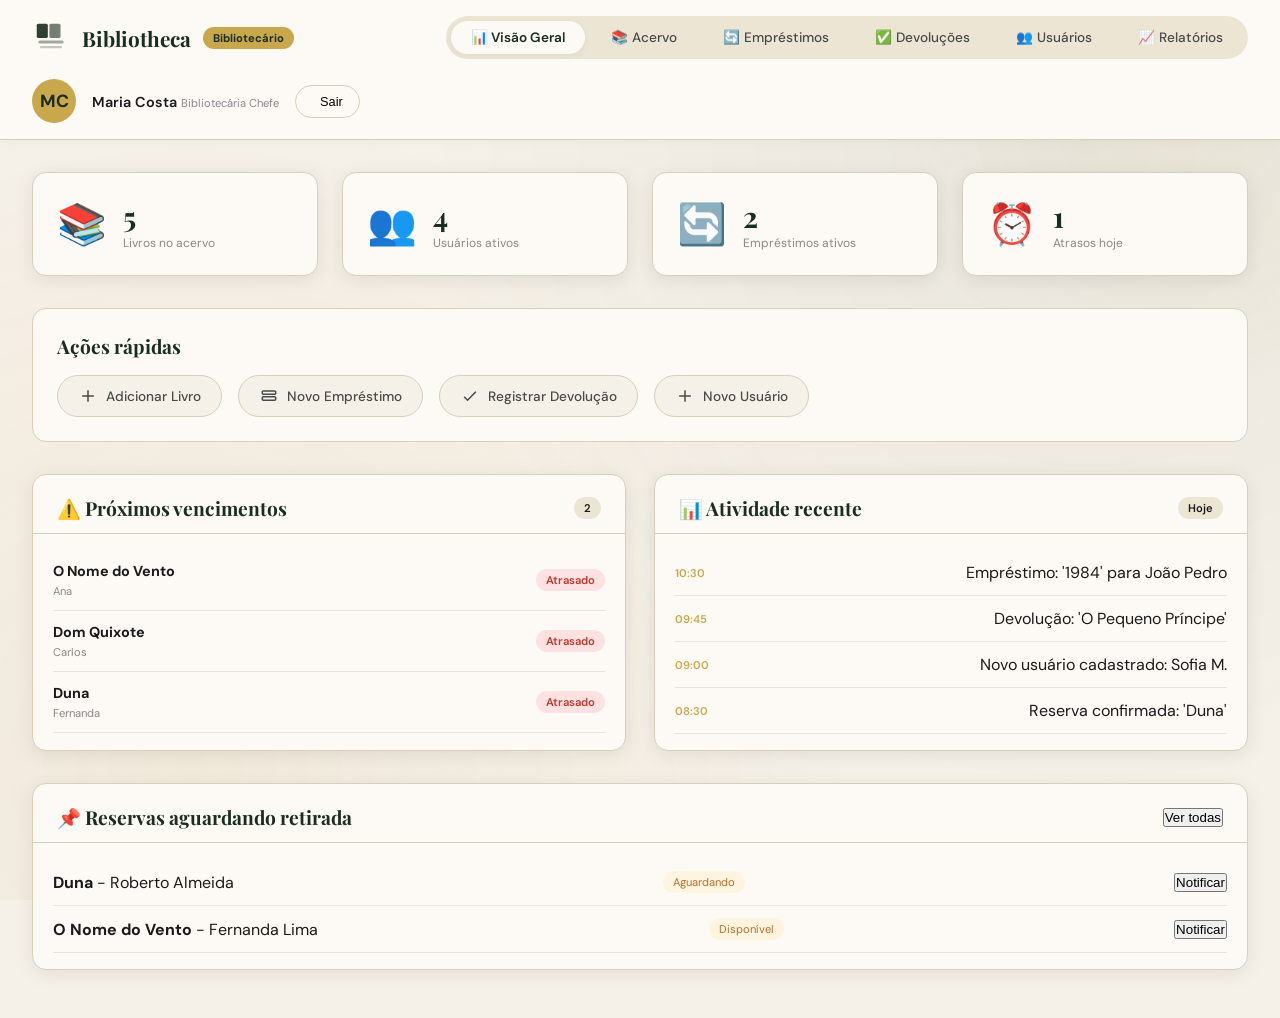
<file: dashboard-bibliotecario.html>
<!DOCTYPE html>
<html lang="pt-BR">
<head>
  <meta charset="UTF-8" />
  <meta name="viewport" content="width=device-width, initial-scale=1.0" />
  <title>Biblioteca Escolar — Painel do Bibliotecário</title>
  <link rel="stylesheet" href="style-bibliotecario.css" />
  <link href="https://fonts.googleapis.com/css2?family=Playfair+Display:ital,wght@0,400;0,700;1,400&family=DM+Sans:wght@300;400;500;600;700&display=swap" rel="stylesheet" />
</head>
<body>

  <div class="bg-pattern"></div>
  <div class="bg-glow"></div>

  <!-- Header principal -->
  <header class="dashboard-header">
    <div class="header-container">
      <div class="logo-area">
        <div class="logo-icon-sm">
          <svg viewBox="0 0 48 48" fill="none" xmlns="http://www.w3.org/2000/svg">
            <rect x="6" y="6" width="14" height="18" rx="2" fill="currentColor" opacity="0.9"/>
            <rect x="22" y="6" width="14" height="18" rx="2" fill="currentColor" opacity="0.6"/>
            <rect x="8" y="27" width="32" height="4" rx="2" fill="currentColor" opacity="0.4"/>
            <rect x="10" y="34" width="28" height="3" rx="1.5" fill="currentColor" opacity="0.25"/>
          </svg>
        </div>
        <span class="logo-text-dark">Bibliotheca</span>
        <span class="badge-bibliotecario">Bibliotecário</span>
      </div>

      <nav class="main-nav">
        <button class="nav-link active" data-section="dashboard">📊 Visão Geral</button>
        <button class="nav-link" data-section="acervo">📚 Acervo</button>
        <button class="nav-link" data-section="emprestimos">🔄 Empréstimos</button>
        <button class="nav-link" data-section="devolucoes">✅ Devoluções</button>
        <button class="nav-link" data-section="usuarios">👥 Usuários</button>
        <button class="nav-link" data-section="relatorios">📈 Relatórios</button>
      </nav>

      <div class="user-menu">
        <div class="user-avatar">
          <span class="avatar-initials">MC</span>
        </div>
        <div class="user-info">
          <span class="user-name">Maria Costa</span>
          <span class="user-role">Bibliotecária Chefe</span>
        </div>
        <button class="logout-btn" id="logoutBtn">
          <svg viewBox="0 0 20 20" fill="none">
            <path d="M7.5 17.5h-5A.833.833 0 011.667 16.667V3.333A.833.833 0 012.5 2.5h5M13.333 14.167L17.5 10l-4.167-4.167M17.5 10h-10" stroke="currentColor" stroke-width="1.5" stroke-linecap="round" stroke-linejoin="round"/>
          </svg>
          <span>Sair</span>
        </button>
      </div>
    </div>
  </header>

  <!-- Conteúdo principal -->
  <main class="dashboard-main">
    <div class="main-container">

      <!-- ===== DASHBOARD / VISÃO GERAL ===== -->
      <section class="dashboard-section active" id="section-dashboard">
        <div class="stats-grid">
          <div class="stat-card">
            <div class="stat-icon">📚</div>
            <div class="stat-content">
              <span class="stat-number" id="totalLivros">0</span>
              <span class="stat-label">Livros no acervo</span>
            </div>
          </div>
          <div class="stat-card">
            <div class="stat-icon">👥</div>
            <div class="stat-content">
              <span class="stat-number" id="totalUsuarios">0</span>
              <span class="stat-label">Usuários ativos</span>
            </div>
          </div>
          <div class="stat-card">
            <div class="stat-icon">🔄</div>
            <div class="stat-content">
              <span class="stat-number" id="totalEmprestimos">0</span>
              <span class="stat-label">Empréstimos ativos</span>
            </div>
          </div>
          <div class="stat-card">
            <div class="stat-icon">⏰</div>
            <div class="stat-content">
              <span class="stat-number" id="totalAtrasos">0</span>
              <span class="stat-label">Atrasos hoje</span>
            </div>
          </div>
        </div>

        <div class="quick-actions">
          <h3>Ações rápidas</h3>
          <div class="action-buttons">
            <button class="action-btn" onclick="navigateTo('acervo')">
              <svg width="20" height="20" viewBox="0 0 20 20" fill="none"><path d="M10 4.167v11.666M4.167 10h11.666" stroke="currentColor" stroke-width="1.5"/></svg>
              Adicionar Livro
            </button>
            <button class="action-btn" onclick="navigateTo('emprestimos')">
              <svg width="20" height="20" viewBox="0 0 20 20" fill="none"><path d="M3.333 5.833A.833.833 0 014.167 5h11.666a.833.833 0 01.834.833v1.667a.833.833 0 01-.834.833H4.167a.833.833 0 01-.834-.833V5.833zM3.333 11.667a.833.833 0 01.834-.834h11.666a.833.833 0 01.834.834v1.666a.833.833 0 01-.834.834H4.167a.833.833 0 01-.834-.834v-1.666z" stroke="currentColor" stroke-width="1.5"/></svg>
              Novo Empréstimo
            </button>
            <button class="action-btn" onclick="navigateTo('devolucoes')">
              <svg width="20" height="20" viewBox="0 0 20 20" fill="none"><path d="M4.167 10.833L7.5 14.167l8.333-8.334" stroke="currentColor" stroke-width="1.5"/></svg>
              Registrar Devolução
            </button>
            <button class="action-btn" onclick="navigateTo('usuarios')">
              <svg width="20" height="20" viewBox="0 0 20 20" fill="none"><path d="M10 4.167v11.666M4.167 10h11.666" stroke="currentColor" stroke-width="1.5"/></svg>
              Novo Usuário
            </button>
          </div>
        </div>

        <div class="grid-2col">
          <div class="card">
            <div class="card-header">
              <h3>⚠️ Próximos vencimentos</h3>
              <span class="badge-count" id="vencimentosCount">0</span>
            </div>
            <div class="pending-list" id="pendingList"></div>
          </div>

          <div class="card">
            <div class="card-header">
              <h3>📊 Atividade recente</h3>
              <span class="badge-count">Hoje</span>
            </div>
            <div class="activity-list" id="activityList"></div>
          </div>
        </div>

        <div class="card full-width">
          <div class="card-header">
            <h3>📌 Reservas aguardando retirada</h3>
            <button class="link-sm" onclick="showToast('Lista de reservas atualizada')">Ver todas</button>
          </div>
          <div class="reservas-pendentes" id="reservasList"></div>
        </div>
      </section>

      <!-- ===== ACERVO ===== -->
      <section class="dashboard-section" id="section-acervo">
        <div class="section-header">
          <h2>📚 Gerenciar Acervo</h2>
          <button class="btn-primary-small" onclick="abrirFormLivro()">
            <svg width="16" height="16" viewBox="0 0 20 20" fill="none"><path d="M10 4.167v11.666M4.167 10h11.666" stroke="currentColor" stroke-width="1.5"/></svg>
            Adicionar Livro
          </button>
        </div>

        <div id="formLivro" class="form-card hidden">
          <div class="form-card-header">
            <h3>📖 Adicionar novo livro</h3>
            <button class="close-form" onclick="fecharFormLivro()">&times;</button>
          </div>
          <form onsubmit="cadastrarLivro(event)">
            <div class="field-row">
              <div class="field-group"><label>Título *</label><input type="text" id="livroTitulo" required /></div>
              <div class="field-group"><label>Autor *</label><input type="text" id="livroAutor" required /></div>
            </div>
            <div class="field-row">
              <div class="field-group"><label>Ano</label><input type="number" id="livroAno" /></div>
              <div class="field-group"><label>Gênero</label><input type="text" id="livroGenero" /></div>
            </div>
            <div class="field-row">
              <div class="field-group"><label>ISBN</label><input type="text" id="livroIsbn" /></div>
              <div class="field-group"><label>Exemplares</label><input type="number" id="livroExemplares" value="1" min="1" /></div>
            </div>
            <div class="form-actions"><button type="button" class="btn-secondary" onclick="fecharFormLivro()">Cancelar</button><button type="submit" class="btn-primary">Salvar</button></div>
          </form>
        </div>

        <div class="search-bar">
          <label class="sr-only" for="searchAcervo">Pesquisar no acervo</label>
          <svg class="search-icon" viewBox="0 0 20 20" fill="none"><path d="M9.167 15.833a6.667 6.667 0 100-13.334 6.667 6.667 0 000 13.334zM17.5 17.5l-3.625-3.625" stroke="currentColor" stroke-width="1.5"/></svg>
          <input type="text" id="searchAcervo" placeholder="Pesquisar livro por título ou autor..." aria-label="Pesquisar livro por título ou autor" />
        </div>

        <div class="book-table-wrapper">
          <table class="book-table">
            <thead><tr><th>Título</th><th>Autor</th><th>Ano</th><th>Gênero</th><th>Exemplares</th><th>Disponíveis</th><th>Ações</th></tr></thead>
            <tbody id="bookTableBody"></tbody>
          </table>
        </div>
      </section>

      <!-- ===== EMPRÉSTIMOS ===== -->
      <section class="dashboard-section" id="section-emprestimos">
        <div class="section-header">
          <h2>🔄 Gerenciar Empréstimos</h2>
          <button class="btn-primary-small" onclick="abrirFormEmprestimo()">
            <svg width="16" height="16" viewBox="0 0 20 20" fill="none"><path d="M10 4.167v11.666M4.167 10h11.666" stroke="currentColor" stroke-width="1.5"/></svg>
            Novo Empréstimo
          </button>
        </div>

        <div id="formEmprestimo" class="form-card hidden">
          <div class="form-card-header"><h3>🔄 Registrar novo empréstimo</h3><button class="close-form" onclick="fecharFormEmprestimo()">&times;</button></div>
          <form onsubmit="registrarEmprestimo(event)">
            <div class="field-row">
              <div class="field-group"><label>Usuário (matrícula ou e-mail) *</label><input type="text" id="emprestimoUsuario" required list="usuariosList" /><datalist id="usuariosList"></datalist></div>
              <div class="field-group"><label for="emprestimoLivro">Livro *</label><select id="emprestimoLivro" required aria-label="Selecione o livro"><option value="">Selecione</option></select></div>
            </div>
            <div class="field-row">
              <div class="field-group"><label>Data empréstimo *</label><input type="date" id="emprestimoDataInicio" required /></div>
              <div class="field-group"><label>Data prevista *</label><input type="date" id="emprestimoDataFim" required /></div>
            </div>
            <div class="form-actions"><button type="button" class="btn-secondary" onclick="fecharFormEmprestimo()">Cancelar</button><button type="submit" class="btn-primary">Registrar</button></div>
          </form>
        </div>

        <div class="filter-tabs">
          <button class="filter-btn active" data-filter="all">Todos</button>
          <button class="filter-btn" data-filter="active">Ativos</button>
          <button class="filter-btn" data-filter="overdue">Atrasados</button>
          <button class="filter-btn" data-filter="returned">Devolvidos</button>
        </div>

        <div class="loan-table-wrapper">
          <table class="loan-table">
            <thead><tr><th>Usuário</th><th>Livro</th><th>Data Empréstimo</th><th>Data Devolução</th><th>Status</th><th>Ações</th></tr></thead>
            <tbody id="loanTableBody"></tbody>
          </table>
        </div>
      </section>

      <!-- ===== DEVOLUÇÕES ===== -->
      <section class="dashboard-section" id="section-devolucoes">
        <div class="section-header">
          <h2>✅ Registrar Devoluções</h2>
          <button class="btn-primary-small" onclick="abrirFormDevolucao()">
            <svg width="16" height="16" viewBox="0 0 20 20" fill="none"><path d="M4.167 10.833L7.5 14.167l8.333-8.334" stroke="currentColor" stroke-width="1.5"/></svg>
            Nova Devolução
          </button>
        </div>

        <div id="formDevolucao" class="form-card hidden">
          <div class="form-card-header"><h3>✅ Registrar devolução</h3><button class="close-form" onclick="fecharFormDevolucao()">&times;</button></div>
          <form onsubmit="registrarDevolucao(event)">
            <div class="field-row">
              <div class="field-group"><label>Empréstimo (usuário ou livro) *</label><input type="text" id="devolucaoBusca" required placeholder="Digite nome do usuário ou título" list="emprestimosAtivosList" /><datalist id="emprestimosAtivosList"></datalist></div>
            </div>
            <div class="field-row">
              <div class="field-group"><label>Data devolução *</label><input type="date" id="devolucaoData" required /></div>
              <div class="field-group"><label>Multa</label><input type="text" id="devolucaoMulta" placeholder="R$ 0,00" /></div>
            </div>
            <div class="form-actions"><button type="button" class="btn-secondary" onclick="fecharFormDevolucao()">Cancelar</button><button type="submit" class="btn-primary">Confirmar</button></div>
          </form>
        </div>

        <div class="section-subtitle"><h3>📋 Empréstimos ativos</h3><p>Clique em "Devolver" para registrar rapidamente</p></div>
        <div class="active-loans-grid" id="activeLoansGrid"></div>

        <div class="section-subtitle"><h3>📜 Últimas devoluções</h3></div>
        <div class="recent-returns" id="recentReturns"></div>
      </section>

      <!-- ===== USUÁRIOS ===== -->
      <section class="dashboard-section" id="section-usuarios">
        <div class="section-header">
          <h2>👥 Gerenciar Usuários</h2>
          <button class="btn-primary-small" onclick="abrirFormUsuario()">
            <svg width="16" height="16" viewBox="0 0 20 20" fill="none"><path d="M10 4.167v11.666M4.167 10h11.666" stroke="currentColor" stroke-width="1.5"/></svg>
            Novo Usuário
          </button>
        </div>

        <div id="formUsuario" class="form-card hidden">
          <div class="form-card-header"><h3>👤 Cadastrar novo usuário</h3><button class="close-form" onclick="fecharFormUsuario()">&times;</button></div>
          <form onsubmit="cadastrarUsuario(event)">
            <div class="field-row">
              <div class="field-group"><label>Nome *</label><input type="text" id="userNome" required /></div>
              <div class="field-group"><label>Sobrenome *</label><input type="text" id="userSobrenome" required /></div>
            </div>
            <div class="field-row">
              <div class="field-group"><label>E-mail *</label><input type="email" id="userEmail" required /></div>
              <div class="field-group"><label>Matrícula/CPF *</label><input type="text" id="userMatricula" required /></div>
            </div>
            <div class="field-row">
              <div class="field-group"><label>Tipo *</label><select id="userTipo"><option value="aluno">Aluno</option><option value="professor">Professor</option><option value="visitante">Visitante</option><option value="bibliotecario">Bibliotecário</option></select></div>
              <div class="field-group"><label>Telefone</label><input type="text" id="userTelefone" /></div>
            </div>
            <div class="form-actions"><button type="button" class="btn-secondary" onclick="fecharFormUsuario()">Cancelar</button><button type="submit" class="btn-primary">Cadastrar</button></div>
          </form>
        </div>

        <div class="search-bar">
          <label class="sr-only" for="searchUsuario">Buscar usuários</label>
          <svg class="search-icon" viewBox="0 0 20 20" fill="none"><path d="M9.167 15.833a6.667 6.667 0 100-13.334 6.667 6.667 0 000 13.334zM17.5 17.5l-3.625-3.625" stroke="currentColor" stroke-width="1.5"/></svg>
          <input type="text" id="searchUsuario" placeholder="Buscar por nome, matrícula ou e-mail..." aria-label="Buscar por nome, matrícula ou e-mail" />
        </div>

        <div class="users-grid" id="usersGrid"></div>
      </section>

      <!-- ===== RELATÓRIOS ===== -->
      <section class="dashboard-section" id="section-relatorios">
        <div class="section-header">
          <h2>📈 Relatórios e Estatísticas</h2>
          <p>Análise completa da biblioteca</p>
        </div>

        <div class="reports-grid">
          <div class="report-card" onclick="gerarRelatorio('emprestimos')">
            <div class="report-icon">📊</div><h4>Empréstimos mensais</h4>
            <span id="relEmprestimosMensal">Carregando...</span>
          </div>
          <div class="report-card" onclick="gerarRelatorio('devolucoes')">
            <div class="report-icon">🔄</div><h4>Taxa de devolução</h4>
            <span id="relTaxaDevolucao">Carregando...</span>
          </div>
          <div class="report-card" onclick="gerarRelatorio('populares')">
            <div class="report-icon">⭐</div><h4>Livros mais emprestados</h4>
            <span id="relLivrosPopulares">Carregando...</span>
          </div>
          <div class="report-card" onclick="gerarRelatorio('usuarios')">
            <div class="report-icon">👥</div><h4>Usuários por tipo</h4>
            <span id="relUsuariosPorTipo">Carregando...</span>
          </div>
        </div>

        <div class="chart-placeholder">
          <div class="chart-header"><h3>Movimentação mensal - 2025</h3><span>Empréstimos realizados por mês</span></div>
          <div class="simple-bars" id="chartBars"></div>
        </div>

        <div class="export-buttons">
          <button class="btn-outline" onclick="exportarRelatorio('PDF')">📄 Exportar PDF</button>
          <button class="btn-outline" onclick="exportarRelatorio('CSV')">📊 Exportar CSV</button>
          <button class="btn-outline" onclick="exportarRelatorio('Excel')">📑 Exportar Excel</button>
        </div>
      </section>
    </div>
  </main>

  <!-- Toast -->
  <div class="toast" id="toast"><svg viewBox="0 0 20 20" fill="none"><path d="M10 2.5a7.5 7.5 0 100 15 7.5 7.5 0 000-15zM10 6.667v3.333M10 13.333h.008" stroke="currentColor" stroke-width="1.5"/></svg><span id="toast-msg"></span></div>

  <script src="script-bibliotecario.js"></script>
</body>
</html>
</file>
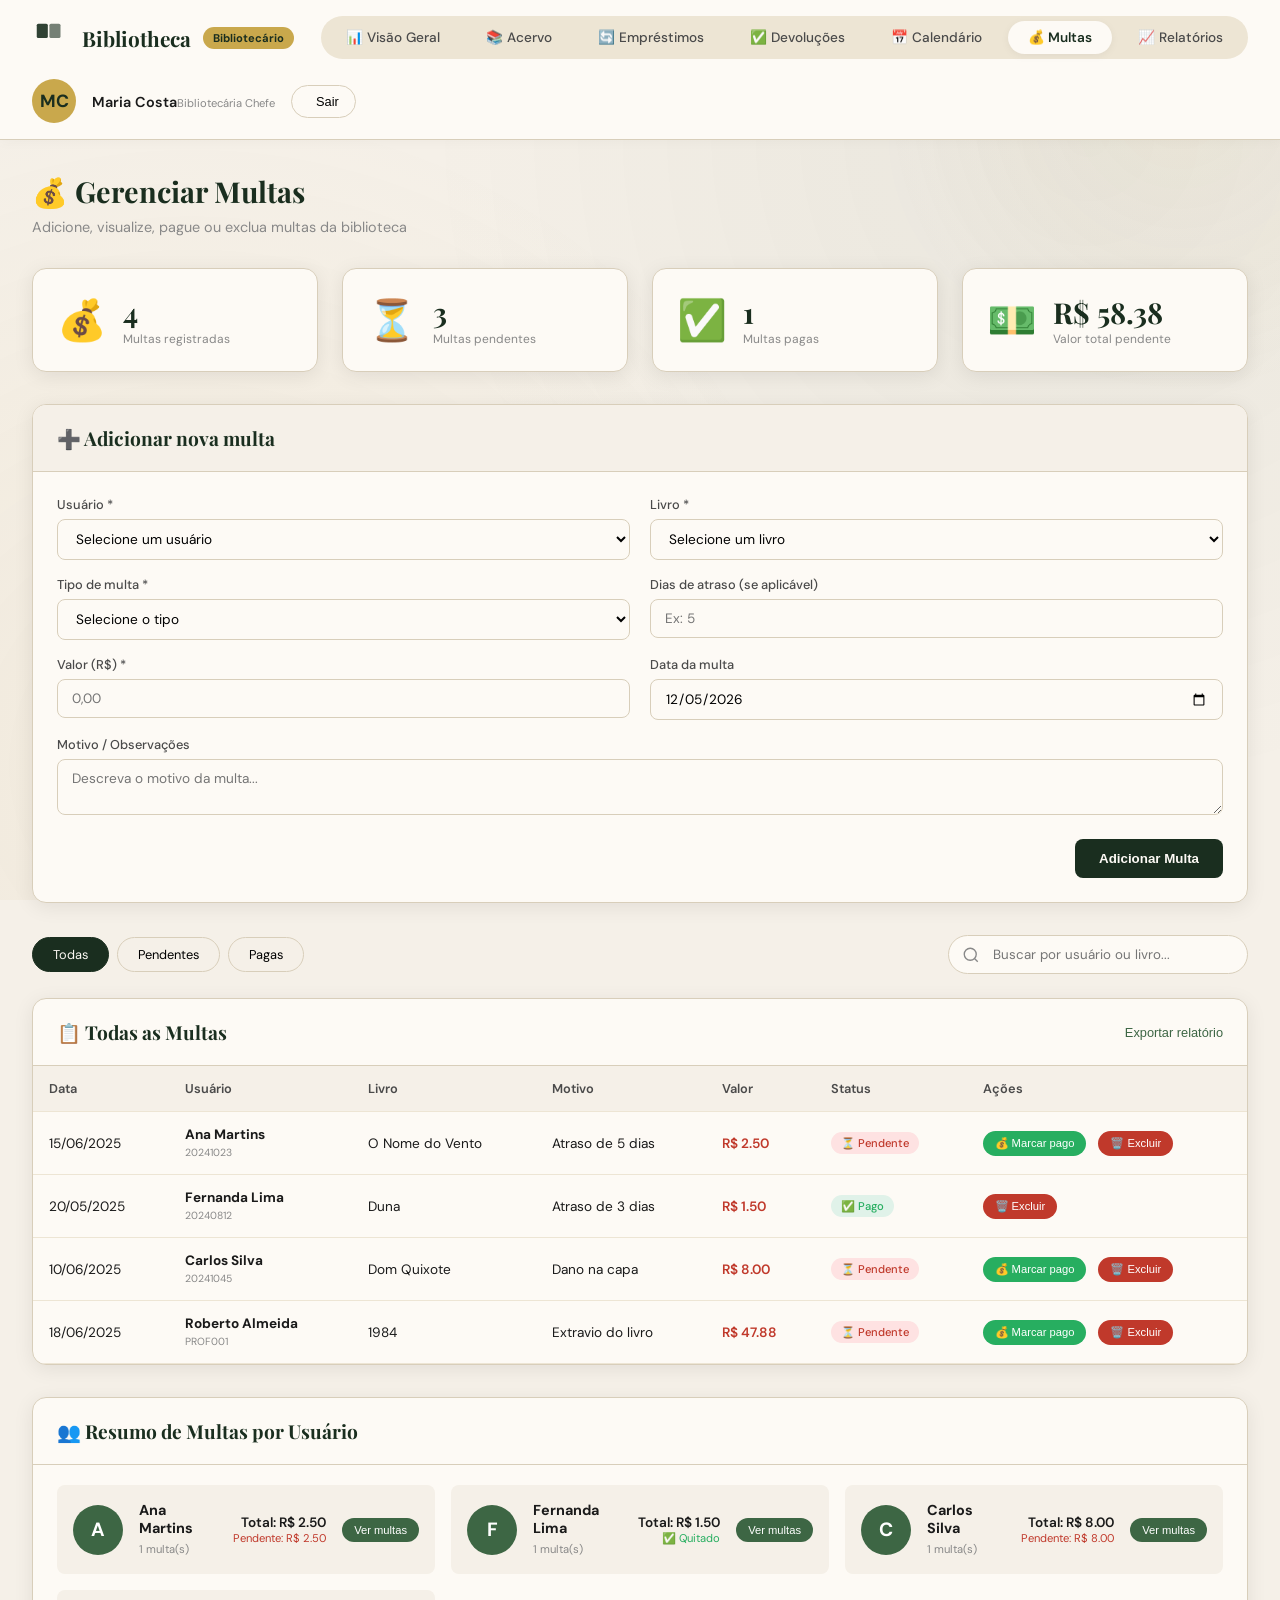
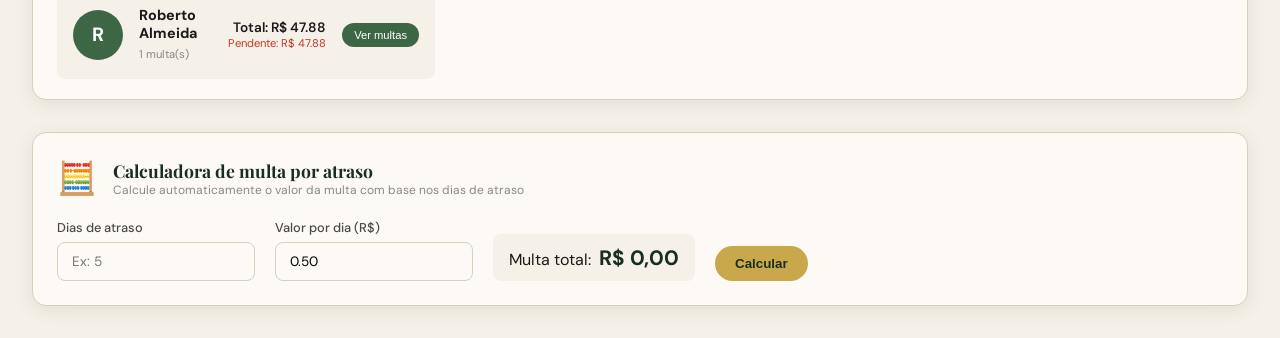
<file: multas-bibliotecario.html>
<!DOCTYPE html>
<html lang="pt-BR">
<head>
  <meta charset="UTF-8" />
  <meta name="viewport" content="width=device-width, initial-scale=1.0" />
  <title>Biblioteca Escolar — Gerenciar Multas (Bibliotecário)</title>
  <link rel="stylesheet" href="style-multas-bibliotecario.css" />
  <link href="https://fonts.googleapis.com/css2?family=Playfair+Display:ital,wght@0,400;0,700;1,400&family=DM+Sans:wght@300;400;500;600;700&display=swap" rel="stylesheet" />
</head>
<body>

  <div class="bg-pattern"></div>
  <div class="bg-glow"></div>

  <header class="dashboard-header">
    <div class="header-container">
      <div class="logo-area">
        <div class="logo-icon-sm">
          <svg viewBox="0 0 48 48" fill="none">
            <rect x="6" y="6" width="14" height="18" rx="2" fill="currentColor" opacity="0.9"/>
            <rect x="22" y="6" width="14" height="18" rx="2" fill="currentColor" opacity="0.6"/>
          </svg>
        </div>
        <span class="logo-text-dark">Bibliotheca</span>
        <span class="badge-bibliotecario">Bibliotecário</span>
      </div>

      <nav class="main-nav">
        <button class="nav-link" onclick="window.location.href='dashboard-bibliotecario.html'">📊 Visão Geral</button>
        <button class="nav-link" onclick="window.location.href='dashboard-bibliotecario.html'">📚 Acervo</button>
        <button class="nav-link" onclick="window.location.href='dashboard-bibliotecario.html'">🔄 Empréstimos</button>
        <button class="nav-link" onclick="window.location.href='dashboard-bibliotecario.html'">✅ Devoluções</button>
        <button class="nav-link" onclick="window.location.href='calendario-bibliotecario.html'">📅 Calendário</button>
        <button class="nav-link active">💰 Multas</button>
        <button class="nav-link" onclick="window.location.href='dashboard-bibliotecario.html'">📈 Relatórios</button>
      </nav>

      <div class="user-menu">
        <div class="user-avatar"><span class="avatar-initials">MC</span></div>
        <div class="user-info"><span class="user-name">Maria Costa</span><span class="user-role">Bibliotecária Chefe</span></div>
        <button class="logout-btn" onclick="showToast('Sessão encerrada!')"><svg viewBox="0 0 20 20" fill="none"><path d="M7.5 17.5h-5A.833.833 0 011.667 16.667V3.333A.833.833 0 012.5 2.5h5M13.333 14.167L17.5 10l-4.167-4.167M17.5 10h-10" stroke="currentColor" stroke-width="1.5"/></svg><span>Sair</span></button>
      </div>
    </div>
  </header>

  <main class="dashboard-main">
    <div class="main-container">

      <div class="multas-header">
        <h1>💰 Gerenciar Multas</h1>
        <p>Adicione, visualize, pague ou exclua multas da biblioteca</p>
      </div>

      <!-- Cards estatísticos -->
      <div class="stats-grid">
        <div class="stat-card"><div class="stat-icon">💰</div><div class="stat-content"><span class="stat-number" id="totalMultas">0</span><span class="stat-label">Multas registradas</span></div></div>
        <div class="stat-card"><div class="stat-icon">⏳</div><div class="stat-content"><span class="stat-number" id="totalPendentes">0</span><span class="stat-label">Multas pendentes</span></div></div>
        <div class="stat-card"><div class="stat-icon">✅</div><div class="stat-content"><span class="stat-number" id="totalPagas">0</span><span class="stat-label">Multas pagas</span></div></div>
        <div class="stat-card"><div class="stat-icon">💵</div><div class="stat-content"><span class="stat-number" id="valorTotal">R$ 0</span><span class="stat-label">Valor total pendente</span></div></div>
      </div>

      <!-- Formulário para adicionar multa -->
      <div class="form-card">
        <div class="form-card-header">
          <h3>➕ Adicionar nova multa</h3>
        </div>
        <form id="multaForm">
          <div class="field-row">
            <div class="field-group">
              <label>Usuário *</label>
              <select id="multaUsuario" required>
                <option value="">Selecione um usuário</option>
              </select>
            </div>
            <div class="field-group">
              <label>Livro *</label>
              <select id="multaLivro" required>
                <option value="">Selecione um livro</option>
              </select>
            </div>
          </div>
          <div class="field-row">
            <div class="field-group">
              <label>Tipo de multa *</label>
              <select id="multaTipo" required>
                <option value="">Selecione o tipo</option>
                <option value="atraso">Atraso (R$ 0,50/dia)</option>
                <option value="dano">Dano ao livro</option>
                <option value="extravio">Extravio de livro</option>
                <option value="outro">Outro motivo</option>
              </select>
            </div>
            <div class="field-group">
              <label>Dias de atraso (se aplicável)</label>
              <input type="number" id="multaDias" placeholder="Ex: 5" />
            </div>
          </div>
          <div class="field-row">
            <div class="field-group">
              <label>Valor (R$) *</label>
              <input type="number" id="multaValor" step="0.01" required placeholder="0,00" />
            </div>
            <div class="field-group">
              <label>Data da multa</label>
              <input type="date" id="multaData" required />
            </div>
          </div>
          <div class="field-group">
            <label>Motivo / Observações</label>
            <textarea id="multaMotivo" rows="2" placeholder="Descreva o motivo da multa..."></textarea>
          </div>
          <div class="form-actions">
            <button type="submit" class="btn-primary">Adicionar Multa</button>
          </div>
        </form>
      </div>

      <!-- Filtros -->
      <div class="filter-section">
        <div class="filter-tabs">
          <button class="filter-btn active" data-filter="all">Todas</button>
          <button class="filter-btn" data-filter="pendente">Pendentes</button>
          <button class="filter-btn" data-filter="pago">Pagas</button>
        </div>
        <div class="search-bar">
          <svg class="search-icon" viewBox="0 0 20 20" fill="none"><path d="M9.167 15.833a6.667 6.667 0 100-13.334 6.667 6.667 0 000 13.334zM17.5 17.5l-3.625-3.625" stroke="currentColor" stroke-width="1.5"/></svg>
          <input type="text" id="searchMulta" placeholder="Buscar por usuário ou livro..." />
        </div>
      </div>

      <!-- Lista de multas -->
      <div class="card full-width">
        <div class="card-header">
          <h3>📋 Todas as Multas</h3>
          <button class="link-sm" onclick="exportarMultas()">Exportar relatório</button>
        </div>
        <div class="multas-table-wrapper">
          <table class="multas-table">
            <thead>
              <tr><th>Data</th><th>Usuário</th><th>Livro</th><th>Motivo</th><th>Valor</th><th>Status</th><th>Ações</th></tr>
            </thead>
            <tbody id="multasTableBody"></tbody>
          </table>
        </div>
      </div>

      <!-- Resumo por usuário -->
      <div class="card full-width">
        <div class="card-header">
          <h3>👥 Resumo de Multas por Usuário</h3>
        </div>
        <div class="user-debt-grid" id="userDebtGrid"></div>
      </div>

      <!-- Calculadora de multa por atraso -->
      <div class="calculator-card">
        <div class="calculator-header">
          <div class="calculator-icon">🧮</div>
          <div><h3>Calculadora de multa por atraso</h3><p>Calcule automaticamente o valor da multa com base nos dias de atraso</p></div>
        </div>
        <div class="calculator-body">
          <div class="field-group">
            <label>Dias de atraso</label>
            <input type="number" id="calcDias" placeholder="Ex: 5" />
          </div>
          <div class="field-group">
            <label>Valor por dia (R$)</label>
            <input type="number" id="calcValorDia" value="0.50" step="0.10" />
          </div>
          <div class="calc-result">
            <span>Multa total:</span>
            <strong id="calcResultado">R$ 0,00</strong>
          </div>
          <button class="btn-calc" onclick="calcularMulta()">Calcular</button>
        </div>
      </div>

    </div>
  </main>

  <!-- Modal de confirmação para excluir -->
  <div id="modalExcluir" class="modal-confirmacao">
    <div class="modal-confirmacao-content">
      <h3>🗑️ Excluir multa</h3>
      <p>Tem certeza que deseja excluir esta multa?</p>
      <p style="font-size: 0.8rem; color: var(--texto-leve); margin-top: 8px;">Esta ação não pode ser desfeita.</p>
      <div class="modal-buttons">
        <button class="btn-cancelar" onclick="fecharModalExcluir()">Cancelar</button>
        <button class="btn-confirmar" onclick="confirmarExcluir()">Excluir</button>
      </div>
    </div>
  </div>

  <div class="toast" id="toast"><svg viewBox="0 0 20 20" fill="none"><path d="M10 2.5a7.5 7.5 0 100 15 7.5 7.5 0 000-15zM10 6.667v3.333M10 13.333h.008" stroke="currentColor" stroke-width="1.5"/></svg><span id="toast-msg"></span></div>

  <script src="script-multas-bibliotecario.js"></script>
</body>
</html>
</file>
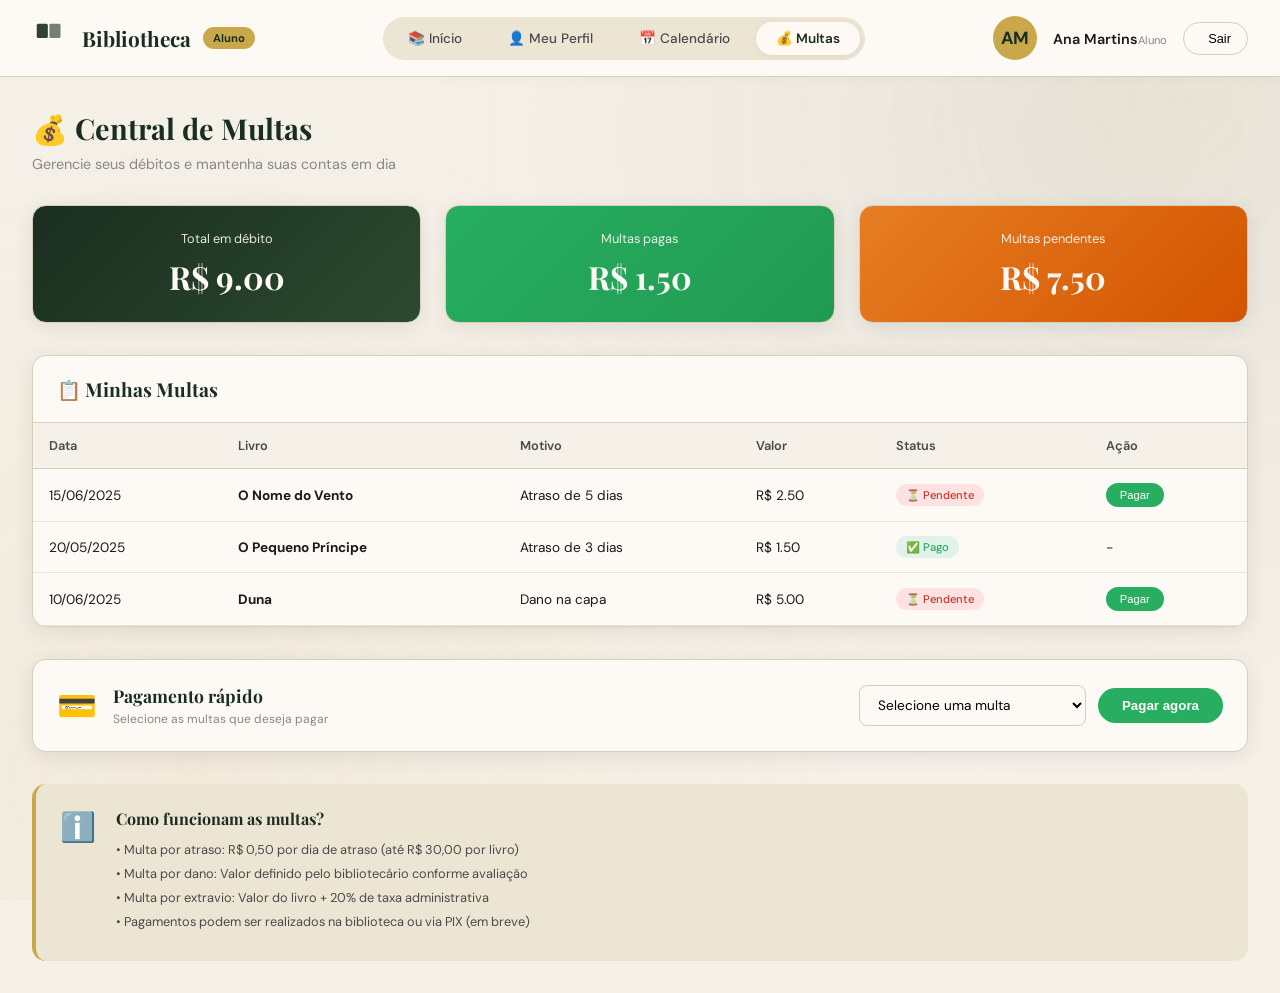
<file: multas-usuario.html>
<!DOCTYPE html>
<html lang="pt-BR">
<head>
  <meta charset="UTF-8" />
  <meta name="viewport" content="width=device-width, initial-scale=1.0" />
  <title>Biblioteca Escolar — Minhas Multas</title>
  <link rel="stylesheet" href="style-multas.css" />
  <link href="https://fonts.googleapis.com/css2?family=Playfair+Display:ital,wght@0,400;0,700;1,400&family=DM+Sans:wght@300;400;500;600;700&display=swap" rel="stylesheet" />
</head>
<body>

  <div class="bg-pattern"></div>
  <div class="bg-glow"></div>

  <header class="dashboard-header">
    <div class="header-container">
      <div class="logo-area">
        <div class="logo-icon-sm"><svg viewBox="0 0 48 48" fill="none"><rect x="6" y="6" width="14" height="18" rx="2" fill="currentColor" opacity="0.9"/><rect x="22" y="6" width="14" height="18" rx="2" fill="currentColor" opacity="0.6"/></svg></div>
        <span class="logo-text-dark">Bibliotheca</span>
        <span class="badge-aluno">Aluno</span>
      </div>
      <nav class="main-nav">
        <button class="nav-link" onclick="window.location.href='dashboard-aluno.html'">📚 Início</button>
        <button class="nav-link" onclick="window.location.href='perfil-usuario.html'">👤 Meu Perfil</button>
        <button class="nav-link" onclick="window.location.href='calendario-biblioteca.html'">📅 Calendário</button>
        <button class="nav-link active" onclick="window.location.href='multas-usuario.html'">💰 Multas</button>
      </nav>
      <div class="user-menu">
        <div class="user-avatar"><span class="avatar-initials">AM</span></div>
        <div class="user-info"><span class="user-name">Ana Martins</span><span class="user-role">Aluno</span></div>
        <button class="logout-btn" onclick="showToast('Sessão encerrada!')"><svg viewBox="0 0 20 20" fill="none"><path d="M7.5 17.5h-5A.833.833 0 011.667 16.667V3.333A.833.833 0 012.5 2.5h5M13.333 14.167L17.5 10l-4.167-4.167M17.5 10h-10" stroke="currentColor" stroke-width="1.5"/></svg><span>Sair</span></button>
      </div>
    </div>
  </header>

  <main class="dashboard-main">
    <div class="main-container">

      <div class="multas-header">
        <h1>💰 Central de Multas</h1>
        <p>Gerencie seus débitos e mantenha suas contas em dia</p>
      </div>

      <!-- Resumo financeiro -->
      <div class="resumo-financeiro">
        <div class="resumo-card total">
          <span class="resumo-label">Total em débito</span>
          <span class="resumo-valor" id="totalDebito">R$ 0,00</span>
        </div>
        <div class="resumo-card pagas">
          <span class="resumo-label">Multas pagas</span>
          <span class="resumo-valor" id="totalPagas">R$ 0,00</span>
        </div>
        <div class="resumo-card pendentes">
          <span class="resumo-label">Multas pendentes</span>
          <span class="resumo-valor" id="totalPendentes">R$ 0,00</span>
        </div>
      </div>

      <!-- Lista de multas -->
      <div class="card full-width">
        <div class="card-header"><h3>📋 Minhas Multas</h3></div>
        <div class="multas-table-wrapper">
          <table class="multas-table" id="multasTable">
            <thead><tr><th>Data</th><th>Livro</th><th>Motivo</th><th>Valor</th><th>Status</th><th>Ação</th></tr></thead>
            <tbody id="multasBody"></tbody>
          </table>
        </div>
      </div>

      <!-- Pagamento rápido (simulado) -->
      <div class="payment-card">
        <div class="payment-info">
          <div class="payment-icon">💳</div>
          <div><h3>Pagamento rápido</h3><p>Selecione as multas que deseja pagar</p></div>
        </div>
        <div class="payment-actions">
          <select id="selectMultaPagamento"><option value="">Selecione uma multa</option></select>
          <button class="btn-pagar" onclick="pagarMulta()">Pagar agora</button>
        </div>
      </div>

      <!-- Instruções -->
      <div class="info-card">
        <div class="info-icon">ℹ️</div>
        <div class="info-content">
          <h4>Como funcionam as multas?</h4>
          <p>• Multa por atraso: R$ 0,50 por dia de atraso (até R$ 30,00 por livro)</p>
          <p>• Multa por dano: Valor definido pelo bibliotecário conforme avaliação</p>
          <p>• Multa por extravio: Valor do livro + 20% de taxa administrativa</p>
          <p>• Pagamentos podem ser realizados na biblioteca ou via PIX (em breve)</p>
        </div>
      </div>

    </div>
  </main>

  <div class="toast" id="toast"><svg viewBox="0 0 20 20" fill="none"><path d="M10 2.5a7.5 7.5 0 100 15 7.5 7.5 0 000-15zM10 6.667v3.333M10 13.333h.008" stroke="currentColor" stroke-width="1.5"/></svg><span id="toast-msg"></span></div>

  <script>
    // Sistema de multas sem banco de dados - localStorage
    let multas = [];

    function carregarMultas() {
      const salvo = localStorage.getItem('multas_usuario');
      if (salvo) {
        multas = JSON.parse(salvo);
      } else {
        // Multas de exemplo
        multas = [
          { id: 1, data: "2025-06-15", livro: "O Nome do Vento", motivo: "Atraso de 5 dias", valor: 2.50, status: "pendente" },
          { id: 2, data: "2025-05-20", livro: "O Pequeno Príncipe", motivo: "Atraso de 3 dias", valor: 1.50, status: "pago" },
          { id: 3, data: "2025-06-10", livro: "Duna", motivo: "Dano na capa", valor: 5.00, status: "pendente" }
        ];
        salvarMultas();
      }
      renderMultas();
    }

    function salvarMultas() {
      localStorage.setItem('multas_usuario', JSON.stringify(multas));
    }

    // Função para o bibliotecário adicionar multa (simulada)
    function adicionarMulta(livro, motivo, valor) {
      const novaMulta = {
        id: Date.now(),
        data: new Date().toISOString().split('T')[0],
        livro: livro,
        motivo: motivo,
        valor: parseFloat(valor),
        status: "pendente"
      };
      multas.push(novaMulta);
      salvarMultas();
      renderMultas();
      showToast(`Multa de R$ ${valor} adicionada para o livro "${livro}"`);
    }

    function pagarMulta() {
      const select = document.getElementById('selectMultaPagamento');
      const multaId = parseInt(select.value);
      if (!multaId) { showToast('Selecione uma multa para pagar', 'error'); return; }
      
      const multa = multas.find(m => m.id === multaId);
      if (multa && multa.status === 'pendente') {
        multa.status = 'pago';
        salvarMultas();
        renderMultas();
        showToast(`Multa de R$ ${multa.valor.toFixed(2)} paga com sucesso!`);
      }
    }

    function renderMultas() {
      const tbody = document.getElementById('multasBody');
      const totalDebito = multas.reduce((sum, m) => sum + m.valor, 0);
      const totalPendentes = multas.filter(m => m.status === 'pendente').reduce((sum, m) => sum + m.valor, 0);
      const totalPagas = multas.filter(m => m.status === 'pago').reduce((sum, m) => sum + m.valor, 0);
      
      document.getElementById('totalDebito').textContent = `R$ ${totalDebito.toFixed(2)}`;
      document.getElementById('totalPendentes').textContent = `R$ ${totalPendentes.toFixed(2)}`;
      document.getElementById('totalPagas').textContent = `R$ ${totalPagas.toFixed(2)}`;
      
      tbody.innerHTML = multas.map(m => `
        <tr>
          <td>${new Date(m.data).toLocaleDateString('pt-BR')}</td>
          <td><strong>${m.livro}</strong></td>
          <td>${m.motivo}</td>
          <td>R$ ${m.valor.toFixed(2)}</td>
          <td><span class="status-badge ${m.status === 'pago' ? 'pago' : 'pendente'}">${m.status === 'pago' ? '✅ Pago' : '⏳ Pendente'}</span></td>
          <td>${m.status === 'pendente' ? `<button class="btn-pagar-multa" onclick="pagarMultaId(${m.id})">Pagar</button>` : '-'}</td>
        </tr>
      `).join('');
      
      // Atualizar select de pagamento
      const select = document.getElementById('selectMultaPagamento');
      const multasPendentes = multas.filter(m => m.status === 'pendente');
      select.innerHTML = '<option value="">Selecione uma multa</option>' + 
        multasPendentes.map(m => `<option value="${m.id}">${m.livro} - R$ ${m.valor.toFixed(2)}</option>`).join('');
    }

    function pagarMultaId(id) {
      const multa = multas.find(m => m.id === id);
      if (multa && multa.status === 'pendente') {
        multa.status = 'pago';
        salvarMultas();
        renderMultas();
        showToast(`Multa de R$ ${multa.valor.toFixed(2)} paga com sucesso!`);
      }
    }

    // Simular adição de multa pelo bibliotecário (para demonstração)
    function simularAdicaoMulta() {
      const livrosExemplo = ["1984", "Dom Quixote", "Fundação", "Neuromancer", "Verity"];
      const livro = livrosExemplo[Math.floor(Math.random() * livrosExemplo.length)];
      const motivos = ["Atraso de 7 dias", "Atraso de 10 dias", "Dano na página 45", "Extravio de livro"];
      const motivo = motivos[Math.floor(Math.random() * motivos.length)];
      const valor = motivo.includes("Atraso") ? 3.50 : motivo.includes("Dano") ? 8.00 : 45.00;
      adicionarMulta(livro, motivo, valor);
    }

    let toastTimeout;
    function showToast(msg, type = 'success') {
      const toast = document.getElementById('toast');
      const toastMsg = document.getElementById('toast-msg');
      if (!toast || !toastMsg) return;
      toastMsg.textContent = msg;
      toast.className = `toast show ${type}`;
      if (toastTimeout) clearTimeout(toastTimeout);
      toastTimeout = setTimeout(() => toast.className = 'toast', 3000);
    }

    // Inicialização
    carregarMultas();
    
    // Botão de demonstração para bibliotecário (remover em produção)
    console.log('💡 Dica: Para testar, execute simularAdicaoMulta() no console para adicionar multas automaticamente');
    
    window.pagarMulta = pagarMulta;
    window.pagarMultaId = pagarMultaId;
    window.adicionarMulta = adicionarMulta;
    window.simularAdicaoMulta = simularAdicaoMulta;
    window.showToast = showToast;
  </script>
</body>
</html>
</file>
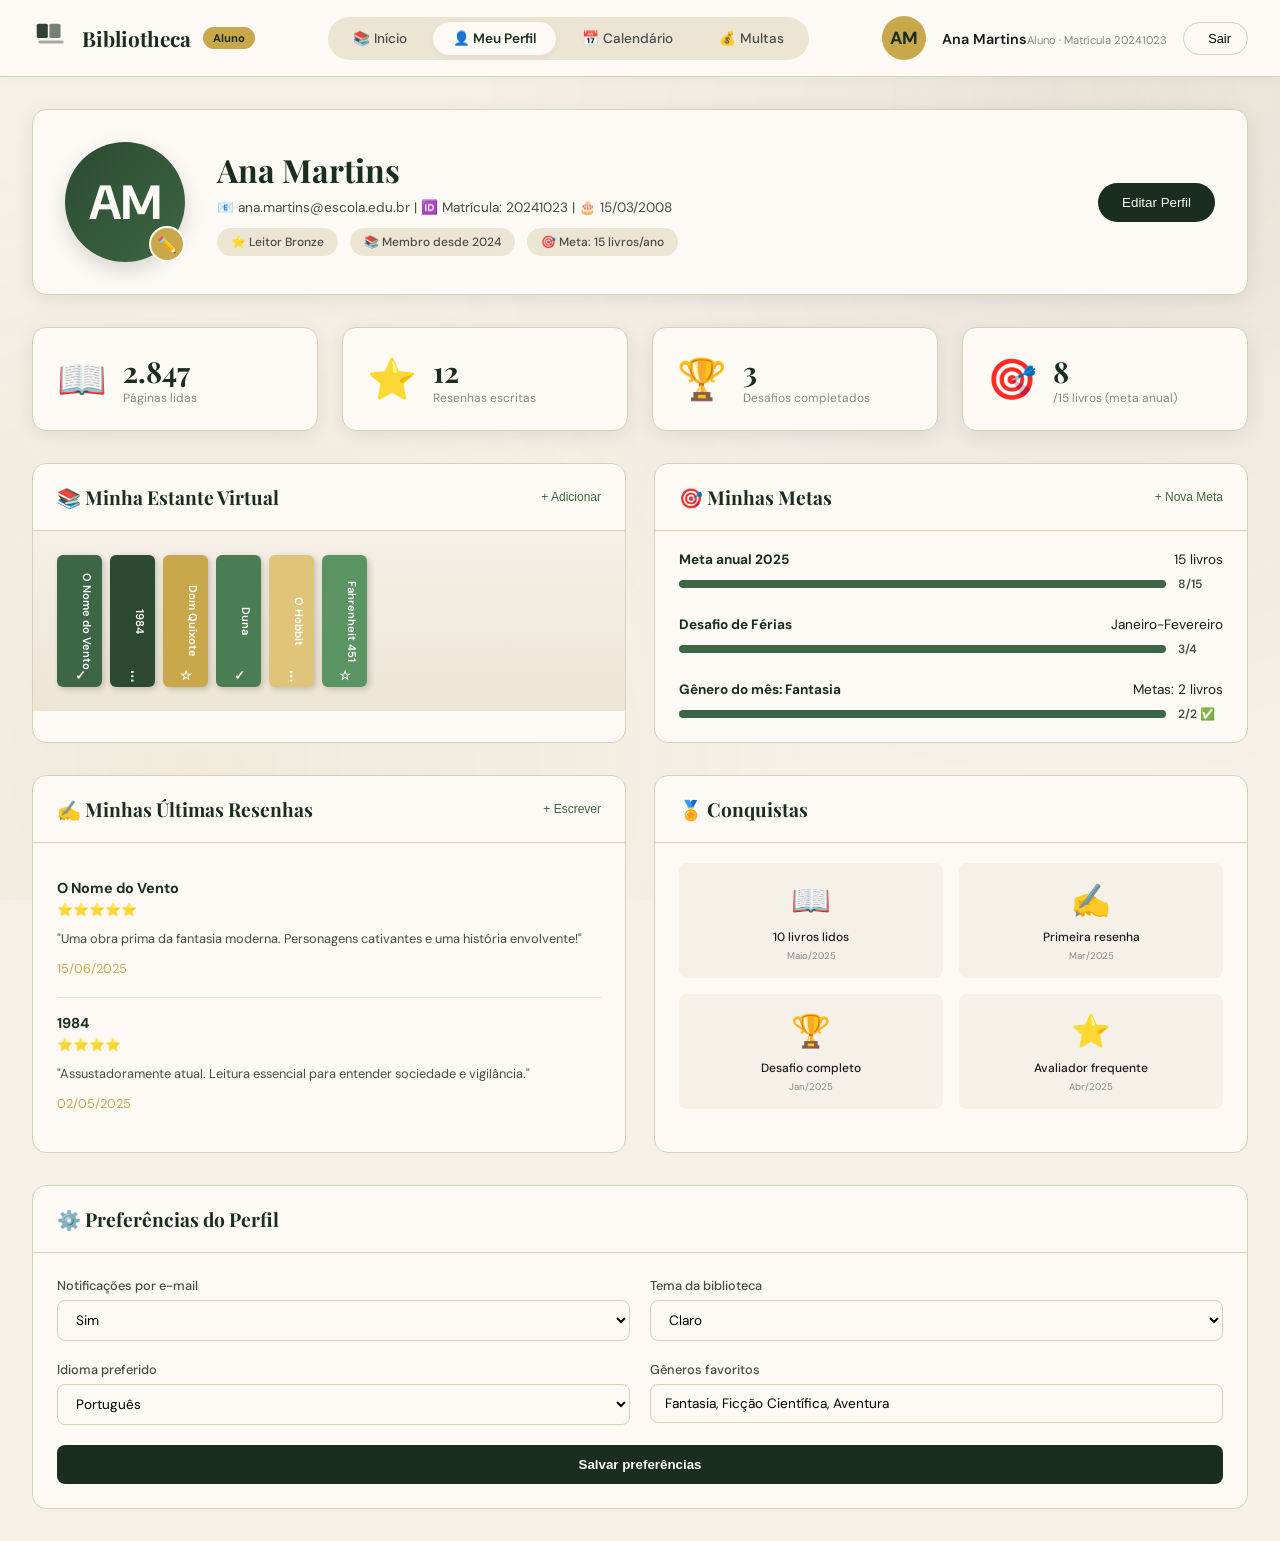
<file: perfil-usuario.html>
<!DOCTYPE html>
<html lang="pt-BR">
<head>
  <meta charset="UTF-8" />
  <meta name="viewport" content="width=device-width, initial-scale=1.0" />
  <title>Biblioteca Escolar — Meu Perfil</title>
  <link rel="stylesheet" href="style-perfil.css" />
  <link href="https://fonts.googleapis.com/css2?family=Playfair+Display:ital,wght@0,400;0,700;1,400&family=DM+Sans:wght@300;400;500;600;700&display=swap" rel="stylesheet" />
</head>
<body>

  <div class="bg-pattern"></div>
  <div class="bg-glow"></div>

  <!-- Header -->
  <header class="dashboard-header">
    <div class="header-container">
      <div class="logo-area">
        <div class="logo-icon-sm">
          <svg viewBox="0 0 48 48" fill="none" xmlns="http://www.w3.org/2000/svg">
            <rect x="6" y="6" width="14" height="18" rx="2" fill="currentColor" opacity="0.9"/>
            <rect x="22" y="6" width="14" height="18" rx="2" fill="currentColor" opacity="0.6"/>
            <rect x="8" y="27" width="32" height="4" rx="2" fill="currentColor" opacity="0.4"/>
          </svg>
        </div>
        <span class="logo-text-dark">Bibliotheca</span>
        <span class="badge-aluno">Aluno</span>
      </div>
      <nav class="main-nav">
        <button class="nav-link" onclick="window.location.href='dashboard-aluno.html'">📚 Início</button>
        <button class="nav-link active" onclick="window.location.href='perfil-usuario.html'">👤 Meu Perfil</button>
        <button class="nav-link" onclick="window.location.href='calendario-biblioteca.html'">📅 Calendário</button>
        <button class="nav-link" onclick="window.location.href='multas-usuario.html'">💰 Multas</button>
      </nav>
      <div class="user-menu">
        <div class="user-avatar"><span class="avatar-initials">AM</span></div>
        <div class="user-info"><span class="user-name">Ana Martins</span><span class="user-role">Aluno · Matrícula 20241023</span></div>
        <button class="logout-btn" onclick="showToast('Sessão encerrada!')"><svg viewBox="0 0 20 20" fill="none"><path d="M7.5 17.5h-5A.833.833 0 011.667 16.667V3.333A.833.833 0 012.5 2.5h5M13.333 14.167L17.5 10l-4.167-4.167M17.5 10h-10" stroke="currentColor" stroke-width="1.5"/></svg><span>Sair</span></button>
      </div>
    </div>
  </header>

  <main class="dashboard-main">
    <div class="main-container">

      <!-- Profile Header -->
      <div class="profile-header">
        <div class="profile-avatar-large">
          <div class="avatar-edit">
            <span class="avatar-initials-lg">AM</span>
            <button class="edit-avatar-btn" onclick="showToast('Edição de avatar em breve!')">✏️</button>
          </div>
        </div>
        <div class="profile-info">
          <h1>Ana Martins</h1>
          <p class="profile-meta">📧 ana.martins@escola.edu.br | 🆔 Matrícula: 20241023 | 🎂 15/03/2008</p>
          <div class="profile-badges">
            <span class="badge">⭐ Leitor Bronze</span>
            <span class="badge">📚 Membro desde 2024</span>
            <span class="badge">🎯 Meta: 15 livros/ano</span>
          </div>
        </div>
        <button class="btn-edit-profile" onclick="showToast('Edição de perfil em breve!')">Editar Perfil</button>
      </div>

      <!-- Stats Cards -->
      <div class="stats-grid">
        <div class="stat-card"><div class="stat-icon">📖</div><div class="stat-content"><span class="stat-number" id="totalPaginas">2.847</span><span class="stat-label">Páginas lidas</span></div></div>
        <div class="stat-card"><div class="stat-icon">⭐</div><div class="stat-content"><span class="stat-number" id="totalResenhas">12</span><span class="stat-label">Resenhas escritas</span></div></div>
        <div class="stat-card"><div class="stat-icon">🏆</div><div class="stat-content"><span class="stat-number" id="desafioCompletado">3</span><span class="stat-label">Desafios completados</span></div></div>
        <div class="stat-card"><div class="stat-icon">🎯</div><div class="stat-content"><span class="stat-number" id="metaProgresso">8</span><span class="stat-label">/15 livros (meta anual)</span></div></div>
      </div>

      <!-- Estante Virtual e Metas -->
      <div class="grid-2col">
        <!-- Estante Virtual -->
        <div class="card">
          <div class="card-header"><h3>📚 Minha Estante Virtual</h3><button class="link-sm" onclick="showToast('Adicionar livro à estante')">+ Adicionar</button></div>
          <div class="bookshelf" id="bookshelf"></div>
        </div>

        <!-- Metas de Leitura -->
        <div class="card">
          <div class="card-header"><h3>🎯 Minhas Metas</h3><button class="link-sm" onclick="showToast('Nova meta personalizada')">+ Nova Meta</button></div>
          <div class="goals-list">
            <div class="goal-item"><div class="goal-info"><strong>Meta anual 2025</strong><span>15 livros</span></div><div class="goal-progress"><div class="progress-bar" style="width: 53%"></div><span>8/15</span></div></div>
            <div class="goal-item"><div class="goal-info"><strong>Desafio de Férias</strong><span>Janeiro-Fevereiro</span></div><div class="goal-progress"><div class="progress-bar" style="width: 75%"></div><span>3/4</span></div></div>
            <div class="goal-item"><div class="goal-info"><strong>Gênero do mês: Fantasia</strong><span>Metas: 2 livros</span></div><div class="goal-progress"><div class="progress-bar" style="width: 100%"></div><span>2/2 ✅</span></div></div>
          </div>
        </div>
      </div>

      <!-- Resenhas e Atividades Recentes -->
      <div class="grid-2col">
        <div class="card">
          <div class="card-header"><h3>✍️ Minhas Últimas Resenhas</h3><button class="link-sm" onclick="showToast('Nova resenha')">+ Escrever</button></div>
          <div class="reviews-list" id="reviewsList"></div>
        </div>
        <div class="card">
          <div class="card-header"><h3>🏅 Conquistas</h3></div>
          <div class="achievements-grid" id="achievementsGrid"></div>
        </div>
      </div>

      <!-- Configurações do Perfil -->
      <div class="card full-width">
        <div class="card-header"><h3>⚙️ Preferências do Perfil</h3></div>
        <div class="preferences-form">
          <div class="field-row">
            <div class="field-group"><label>Notificações por e-mail</label><select id="notificacoes"><option value="sim">Sim</option><option value="nao">Não</option></select></div>
            <div class="field-group"><label>Tema da biblioteca</label><select id="tema"><option value="claro">Claro</option><option value="escuro">Escuro</option></select></div>
          </div>
          <div class="field-row">
            <div class="field-group"><label>Idioma preferido</label><select id="idioma"><option value="pt">Português</option><option value="en">English</option></select></div>
            <div class="field-group"><label>Gêneros favoritos</label><input type="text" value="Fantasia, Ficção Científica, Aventura" /></div>
          </div>
          <button class="btn-primary" onclick="showToast('Preferências salvas!')">Salvar preferências</button>
        </div>
      </div>

    </div>
  </main>

  <div class="toast" id="toast"><svg viewBox="0 0 20 20" fill="none"><path d="M10 2.5a7.5 7.5 0 100 15 7.5 7.5 0 000-15zM10 6.667v3.333M10 13.333h.008" stroke="currentColor" stroke-width="1.5"/></svg><span id="toast-msg"></span></div>

  <script>
    let toastTimeout;
    function showToast(msg, type = 'success') {
      const toast = document.getElementById('toast');
      const toastMsg = document.getElementById('toast-msg');
      if (!toast || !toastMsg) return;
      toastMsg.textContent = msg;
      toast.className = `toast show ${type}`;
      if (toastTimeout) clearTimeout(toastTimeout);
      toastTimeout = setTimeout(() => toast.className = 'toast', 3000);
    }

    // Estante virtual
    const estanteLivros = [
      { titulo: "O Nome do Vento", status: "lido", cor: "#3d6644" },
      { titulo: "1984", status: "lendo", cor: "#2c4a30" },
      { titulo: "Dom Quixote", status: "quero", cor: "#c9a84c" },
      { titulo: "Duna", status: "lido", cor: "#4a7d52" },
      { titulo: "O Hobbit", status: "lendo", cor: "#e0c47a" },
      { titulo: "Fahrenheit 451", status: "quero", cor: "#5a9462" }
    ];

    const bookshelf = document.getElementById('bookshelf');
    if (bookshelf) {
      bookshelf.innerHTML = estanteLivros.map(book => `
        <div class="book-spine" style="background: ${book.cor}" onclick="showToast('${book.titulo} - ${book.status === 'lido' ? 'Já lido' : book.status === 'lendo' ? 'Em leitura' : 'Na lista'}')">
          ${book.titulo.substring(0, 15)}
          <span class="book-status">${book.status === 'lido' ? '✓' : book.status === 'lendo' ? '⋯' : '☆'}</span>
        </div>
      `).join('');
    }

    // Resenhas
    const reviewsList = document.getElementById('reviewsList');
    if (reviewsList) {
      reviewsList.innerHTML = `
        <div class="review-item"><strong>O Nome do Vento</strong><span>⭐⭐⭐⭐⭐</span><p>"Uma obra prima da fantasia moderna. Personagens cativantes e uma história envolvente!"</p><span class="review-date">15/06/2025</span></div>
        <div class="review-item"><strong>1984</strong><span>⭐⭐⭐⭐</span><p>"Assustadoramente atual. Leitura essencial para entender sociedade e vigilância."</p><span class="review-date">02/05/2025</span></div>
      `;
    }

    // Conquistas
    const achievementsGrid = document.getElementById('achievementsGrid');
    if (achievementsGrid) {
      achievementsGrid.innerHTML = `
        <div class="achievement"><div class="achievement-icon">📖</div><span>10 livros lidos</span><div class="achievement-date">Maio/2025</div></div>
        <div class="achievement"><div class="achievement-icon">✍️</div><span>Primeira resenha</span><div class="achievement-date">Mar/2025</div></div>
        <div class="achievement"><div class="achievement-icon">🏆</div><span>Desafio completo</span><div class="achievement-date">Jan/2025</div></div>
        <div class="achievement"><div class="achievement-icon">⭐</div><span>Avaliador frequente</span><div class="achievement-date">Abr/2025</div></div>
      `;
    }

    window.showToast = showToast;
  </script>
</body>
</html>
</file>
<file: style.css>
/* ============================================
  BIBLIOTECA ESCOLAR — Sistema de Acesso
  Paleta: verde-musgo escuro + creme + dourado
  Tipografia: Playfair Display + DM Sans
============================================ */
 
*, *::before, *::after {
    box-sizing: border-box;
    margin: 0;
    padding: 0;
   }
    
   :root {
    --verde-escuro:  #1a2e1f;
    --verde-medio:   #2c4a30;
    --verde-claro:   #3d6644;
    --verde-hover:   #4a7d52;
    --dourado:       #c9a84c;
    --dourado-light: #e0c47a;
    --creme:         #f5f0e8;
    --creme-dark:    #ede5d4;
    --branco:        #fdfaf5;
    --texto-escuro:  #1a1a1a;
    --texto-medio:   #4a4a4a;
    --texto-leve:    #888;
    --borda:         #d8ceba;
    --erro:          #c0392b;
    --sucesso:       #27ae60;
    --sombra:        0 20px 60px rgba(0,0,0,0.12);
    --sombra-card:   0 4px 20px rgba(0,0,0,0.08);
    
    --font-display: 'Playfair Display', Georgia, serif;
    --font-body:    'DM Sans', -apple-system, sans-serif;
    --radius:       14px;
    --radius-sm:    8px;
   }
    
   html, body {
    height: 100%;
   }
    
   body {
    font-family: var(--font-body);
    background: var(--creme);
    color: var(--texto-escuro);
    display: flex;
    min-height: 100vh;
    overflow: hidden;
    position: relative;
   }
    
   /* ===== BACKGROUND DECORATIONS ===== */
   .bg-pattern {
    position: fixed;
    inset: 0;
    background-image:
      radial-gradient(circle at 15% 85%, rgba(201,168,76,0.08) 0%, transparent 50%),
      radial-gradient(circle at 85% 15%, rgba(44,74,48,0.06) 0%, transparent 50%);
    pointer-events: none;
    z-index: 0;
   }
    
   .bg-glow {
    position: fixed;
    top: -200px;
    right: -200px;
    width: 600px;
    height: 600px;
    background: radial-gradient(circle, rgba(201,168,76,0.06) 0%, transparent 70%);
    pointer-events: none;
    z-index: 0;
   }
    
   /* ===== SIDEBAR ===== */
   .sidebar {
    width: 420px;
    min-width: 420px;
    background: var(--verde-escuro);
    position: relative;
    overflow: hidden;
    z-index: 1;
    display: flex;
    flex-direction: column;
   }
    
   .sidebar::before {
    content: '';
    position: absolute;
    top: -120px;
    left: -80px;
    width: 400px;
    height: 400px;
    border-radius: 50%;
    background: radial-gradient(circle, rgba(201,168,76,0.15) 0%, transparent 70%);
    pointer-events: none;
   }
    
   .sidebar::after {
    content: '';
    position: absolute;
    bottom: -80px;
    right: -120px;
    width: 350px;
    height: 350px;
    border-radius: 50%;
    background: radial-gradient(circle, rgba(61,102,68,0.3) 0%, transparent 70%);
    pointer-events: none;
   }
    
   .sidebar-inner {
    position: relative;
    z-index: 2;
    display: flex;
    flex-direction: column;
    height: 100%;
    padding: 48px 44px;
   }
    
   /* Logo */
   .logo {
    display: flex;
    align-items: center;
    gap: 14px;
    animation: fadeDown 0.6s ease both;
   }
    
   .logo-icon {
    width: 44px;
    height: 44px;
    color: var(--dourado);
    flex-shrink: 0;
   }
    
   .logo-text {
    font-family: var(--font-display);
    font-size: 1.3rem;
    color: var(--creme);
    letter-spacing: 0.04em;
   }
    
   /* Sidebar Content */
   .sidebar-content {
    margin-top: auto;
    animation: fadeUp 0.7s ease 0.15s both;
   }
    
   .sidebar-title {
    font-family: var(--font-display);
    font-size: 2.6rem;
    font-weight: 700;
    color: var(--creme);
    line-height: 1.2;
    margin-bottom: 20px;
   }
    
   .sidebar-title em {
    font-style: italic;
    color: var(--dourado-light);
   }
    
   .sidebar-desc {
    font-size: 0.875rem;
    color: rgba(245,240,232,0.6);
    line-height: 1.7;
    max-width: 300px;
   }
    
   /* Stats */
   .sidebar-stats {
    display: flex;
    align-items: center;
    gap: 28px;
    margin-top: 48px;
    padding: 28px 0;
    border-top: 1px solid rgba(201,168,76,0.2);
    border-bottom: 1px solid rgba(201,168,76,0.2);
    animation: fadeUp 0.7s ease 0.25s both;
   }
    
   .stat {
    display: flex;
    flex-direction: column;
    gap: 4px;
   }
    
   .stat-number {
    font-family: var(--font-display);
    font-size: 1.4rem;
    font-weight: 700;
    color: var(--dourado);
   }
    
   .stat-label {
    font-size: 0.72rem;
    color: rgba(245,240,232,0.5);
    text-transform: uppercase;
    letter-spacing: 0.08em;
   }
    
   .stat-divider {
    width: 1px;
    height: 40px;
    background: rgba(201,168,76,0.2);
   }
    
   /* Decorative book stack */
   .book-stack {
    display: flex;
    align-items: flex-end;
    gap: 6px;
    margin-top: 48px;
    height: 60px;
    animation: fadeUp 0.7s ease 0.35s both;
   }
    
   .book {
    border-radius: 3px 6px 6px 3px;
    border-left: 3px solid rgba(0,0,0,0.25);
   }
    
   .book-1 { width: 22px; height: 50px; background: #4a7d52; }
   .book-2 { width: 18px; height: 42px; background: #c9a84c; }
   .book-3 { width: 24px; height: 55px; background: #3d6644; }
   .book-4 { width: 16px; height: 38px; background: #e0c47a; }
   .book-5 { width: 20px; height: 48px; background: #5a9462; }
    
   /* ===== MAIN AREA ===== */
   .main {
    flex: 1;
    display: flex;
    align-items: center;
    justify-content: center;
    padding: 40px;
    overflow-y: auto;
    position: relative;
    z-index: 1;
   }
    
   /* ===== PANEL ===== */
   .panel {
    width: 100%;
    max-width: 520px;
    background: var(--branco);
    border-radius: 20px;
    box-shadow: var(--sombra);
    overflow: hidden;
    animation: panelIn 0.5s cubic-bezier(0.22, 1, 0.36, 1) both;
   }
    
   /* ===== TABS ===== */
   .tab-nav {
    display: flex;
    position: relative;
    background: var(--creme-dark);
    padding: 6px;
    gap: 4px;
   }
    
   .tab-indicator {
    position: absolute;
    bottom: 6px;
    left: 6px;
    height: calc(100% - 12px);
    background: var(--branco);
    border-radius: var(--radius-sm);
    transition: left 0.3s cubic-bezier(0.22, 1, 0.36, 1), width 0.3s cubic-bezier(0.22, 1, 0.36, 1);
    box-shadow: 0 2px 8px rgba(0,0,0,0.08);
   }
    
   .tab-btn {
    flex: 1;
    padding: 12px;
    border: none;
    background: transparent;
    font-family: var(--font-body);
    font-size: 0.875rem;
    font-weight: 500;
    color: var(--texto-leve);
    cursor: pointer;
    border-radius: var(--radius-sm);
    position: relative;
    z-index: 1;
    transition: color 0.25s;
   }
    
   .tab-btn.active {
    color: var(--verde-escuro);
    font-weight: 600;
   }
    
   /* ===== TAB PANELS ===== */
   .tab-panel {
    display: none;
    padding: 36px 40px 40px;
   }
    
   .tab-panel.active {
    display: block;
    animation: slideIn 0.35s ease both;
   }
    
   /* ===== FORM HEADER ===== */
   .form-header {
    margin-bottom: 28px;
   }
    
   .form-header h2 {
    font-family: var(--font-display);
    font-size: 1.75rem;
    font-weight: 700;
    color: var(--verde-escuro);
    margin-bottom: 6px;
   }
    
   .form-header p {
    font-size: 0.875rem;
    color: var(--texto-leve);
   }
    
   /* ===== ROLE SELECTOR ===== */
   .role-selector {
    margin-bottom: 28px;
   }
    
   .role-label {
    font-size: 0.8rem;
    font-weight: 500;
    color: var(--texto-medio);
    text-transform: uppercase;
    letter-spacing: 0.06em;
    margin-bottom: 12px;
   }
    
   .role-cards {
    display: grid;
    grid-template-columns: 1fr 1fr;
    gap: 12px;
   }
    
   .role-card {
    cursor: pointer;
    position: relative;
   }
    
   .role-card input[type="radio"] {
    position: absolute;
    opacity: 0;
    width: 0;
    height: 0;
   }
    
   .role-card-inner {
    display: flex;
    flex-direction: column;
    align-items: center;
    gap: 6px;
    padding: 20px 16px;
    border: 2px solid var(--borda);
    border-radius: var(--radius);
    background: var(--branco);
    transition: all 0.2s ease;
    text-align: center;
   }
    
   .role-card:hover .role-card-inner {
    border-color: var(--verde-claro);
    background: rgba(44,74,48,0.03);
   }
    
   .role-card.active .role-card-inner {
    border-color: var(--verde-claro);
    background: rgba(44,74,48,0.05);
    box-shadow: 0 0 0 4px rgba(44,74,48,0.08);
   }
    
   .role-icon {
    width: 36px;
    height: 36px;
    color: var(--verde-medio);
   }
    
   .role-card.active .role-icon {
    color: var(--verde-escuro);
   }
    
   .role-name {
    font-size: 0.875rem;
    font-weight: 600;
    color: var(--texto-escuro);
   }
    
   .role-desc {
    font-size: 0.72rem;
    color: var(--texto-leve);
   }
    
   /* ===== FORM FIELDS ===== */
   .auth-form {
    display: flex;
    flex-direction: column;
    gap: 18px;
   }
    
   .field-row {
    display: grid;
    grid-template-columns: 1fr 1fr;
    gap: 14px;
   }
    
   .field-group {
    display: flex;
    flex-direction: column;
    gap: 6px;
   }
    
   .field-group label {
    font-size: 0.8rem;
    font-weight: 500;
    color: var(--texto-medio);
   }
    
   .input-wrap {
    position: relative;
    display: flex;
    align-items: center;
   }
    
   .input-icon {
    position: absolute;
    left: 13px;
    width: 17px;
    height: 17px;
    color: var(--texto-leve);
    pointer-events: none;
    flex-shrink: 0;
   }
    
   .input-wrap input {
    width: 100%;
    padding: 12px 14px 12px 40px;
    border: 1.5px solid var(--borda);
    border-radius: var(--radius-sm);
    font-family: var(--font-body);
    font-size: 0.875rem;
    color: var(--texto-escuro);
    background: var(--branco);
    transition: border-color 0.2s, box-shadow 0.2s;
    outline: none;
   }
    
   .input-wrap input::placeholder {
    color: #bbb;
   }
    
   .input-wrap input:focus {
    border-color: var(--verde-claro);
    box-shadow: 0 0 0 3px rgba(44,74,48,0.1);
   }
    
   /* Select field */
   .select-wrap {
    position: relative;
    display: flex;
    align-items: center;
   }
    
   .select-wrap select {
    width: 100%;
    padding: 12px 40px 12px 40px;
    border: 1.5px solid var(--borda);
    border-radius: var(--radius-sm);
    font-family: var(--font-body);
    font-size: 0.875rem;
    color: var(--texto-escuro);
    background: var(--branco);
    appearance: none;
    cursor: pointer;
    outline: none;
    transition: border-color 0.2s, box-shadow 0.2s;
   }
    
   .select-wrap select:focus {
    border-color: var(--verde-claro);
    box-shadow: 0 0 0 3px rgba(44,74,48,0.1);
   }
    
   .select-wrap .input-icon {
    z-index: 1;
   }
    
   .select-arrow {
    position: absolute;
    right: 13px;
    width: 16px;
    height: 16px;
    color: var(--texto-leve);
    pointer-events: none;
   }
    
   /* Toggle password */
   .toggle-pass {
    position: absolute;
    right: 12px;
    background: none;
    border: none;
    cursor: pointer;
    padding: 4px;
    color: var(--texto-leve);
    width: 22px;
    height: 22px;
    display: flex;
    align-items: center;
    justify-content: center;
    border-radius: 4px;
    transition: color 0.2s;
   }
    
   .toggle-pass:hover,
   .toggle-pass.active {
    color: var(--verde-medio);
   }
    
   .toggle-pass svg {
    width: 17px;
    height: 17px;
   }
    
   /* Strength bar */
   .strength-bar {
    height: 3px;
    background: var(--borda);
    border-radius: 2px;
    overflow: hidden;
    margin-top: 6px;
   }
    
   .strength-fill {
    height: 100%;
    width: 0%;
    border-radius: 2px;
    transition: width 0.4s ease, background 0.4s ease;
   }
    
   .strength-label {
    font-size: 0.72rem;
    font-weight: 500;
    margin-top: 2px;
   }
    
   /* Form options */
   .form-options {
    display: flex;
    align-items: center;
    justify-content: space-between;
   }
    
   /* Checkbox */
   .checkbox-label {
    display: flex;
    align-items: center;
    gap: 10px;
    font-size: 0.84rem;
    color: var(--texto-medio);
    cursor: pointer;
    user-select: none;
   }
    
   .checkbox-label.terms {
    font-size: 0.82rem;
    align-items: flex-start;
   }
    
   .checkbox-label.terms a {
    color: var(--verde-claro);
    text-decoration: none;
   }
    
   .checkbox-label.terms a:hover {
    text-decoration: underline;
   }
    
   .checkbox-label input[type="checkbox"] {
    display: none;
   }
    
   .checkmark {
    width: 18px;
    height: 18px;
    min-width: 18px;
    border: 1.5px solid var(--borda);
    border-radius: 5px;
    background: var(--branco);
    display: flex;
    align-items: center;
    justify-content: center;
    transition: all 0.2s;
    margin-top: 1px;
   }
    
   .checkbox-label input[type="checkbox"]:checked + .checkmark {
    background: var(--verde-claro);
    border-color: var(--verde-claro);
   }
    
   .checkbox-label input[type="checkbox"]:checked + .checkmark::after {
    content: '';
    display: block;
    width: 5px;
    height: 9px;
    border: 2px solid white;
    border-top: none;
    border-left: none;
    transform: rotate(45deg) translateY(-1px);
   }
    
   /* Forgot link */
   .link-forgot {
    font-size: 0.84rem;
    color: var(--verde-claro);
    text-decoration: none;
    transition: color 0.2s;
   }
    
   .link-forgot:hover {
    color: var(--verde-escuro);
   }
    
   /* ===== PRIMARY BUTTON ===== */
   .btn-primary {
    display: flex;
    align-items: center;
    justify-content: center;
    gap: 10px;
    width: 100%;
    padding: 14px 24px;
    background: var(--verde-escuro);
    color: var(--creme);
    border: none;
    border-radius: var(--radius-sm);
    font-family: var(--font-body);
    font-size: 0.9rem;
    font-weight: 600;
    cursor: pointer;
    transition: all 0.25s ease;
    letter-spacing: 0.02em;
    margin-top: 4px;
    position: relative;
    overflow: hidden;
   }
    
   .btn-primary::before {
    content: '';
    position: absolute;
    inset: 0;
    background: linear-gradient(135deg, rgba(201,168,76,0.15) 0%, transparent 60%);
    opacity: 0;
    transition: opacity 0.3s;
   }
    
   .btn-primary:hover {
    background: var(--verde-medio);
    transform: translateY(-1px);
    box-shadow: 0 6px 20px rgba(26,46,31,0.3);
   }
    
   .btn-primary:hover::before {
    opacity: 1;
   }
    
   .btn-primary:active {
    transform: translateY(0);
   }
    
   .btn-primary svg {
    width: 18px;
    height: 18px;
    transition: transform 0.2s;
   }
    
   .btn-primary:hover svg {
    transform: translateX(3px);
   }
    
   /* ===== FORM FOOTER ===== */
   .form-footer {
    text-align: center;
    margin-top: 20px;
    font-size: 0.84rem;
    color: var(--texto-leve);
   }
    
   .link-switch {
    background: none;
    border: none;
    color: var(--verde-claro);
    font-family: var(--font-body);
    font-size: 0.84rem;
    font-weight: 600;
    cursor: pointer;
    padding: 0;
    transition: color 0.2s;
   }
    
   .link-switch:hover {
    color: var(--verde-escuro);
    text-decoration: underline;
   }
    
   /* ===== TOAST ===== */
   .toast {
    position: fixed;
    bottom: 30px;
    left: 50%;
    transform: translateX(-50%) translateY(20px);
    background: var(--texto-escuro);
    color: var(--creme);
    padding: 14px 22px;
    border-radius: 40px;
    font-size: 0.85rem;
    font-family: var(--font-body);
    display: flex;
    align-items: center;
    gap: 10px;
    opacity: 0;
    pointer-events: none;
    transition: all 0.3s cubic-bezier(0.22, 1, 0.36, 1);
    z-index: 1000;
    box-shadow: 0 8px 30px rgba(0,0,0,0.2);
    white-space: nowrap;
   }
    
   .toast svg {
    width: 18px;
    height: 18px;
    flex-shrink: 0;
   }
    
   .toast.show {
    opacity: 1;
    transform: translateX(-50%) translateY(0);
    pointer-events: auto;
   }
    
   .toast.success {
    background: var(--sucesso);
   }
    
   .toast.error {
    background: var(--erro);
   }
    
   /* ===== ANIMATIONS ===== */
   @keyframes fadeDown {
    from { opacity: 0; transform: translateY(-16px); }
    to   { opacity: 1; transform: translateY(0); }
   }
    
   @keyframes fadeUp {
    from { opacity: 0; transform: translateY(16px); }
    to   { opacity: 1; transform: translateY(0); }
   }
    
   @keyframes panelIn {
    from { opacity: 0; transform: translateY(20px) scale(0.98); }
    to   { opacity: 1; transform: translateY(0) scale(1); }
   }
    
   @keyframes slideIn {
    from { opacity: 0; transform: translateX(10px); }
    to   { opacity: 1; transform: translateX(0); }
   }
    
   /* ===== RESPONSIVE ===== */
   @media (max-width: 900px) {
    body {
      flex-direction: column;
      overflow: auto;
    }
    
    .sidebar {
      width: 100%;
      min-width: auto;
      padding: 0;
    }
    
    .sidebar-inner {
      padding: 32px 32px 28px;
      flex-direction: row;
      flex-wrap: wrap;
      align-items: center;
      gap: 20px;
    }
    
    .sidebar-content {
      margin-top: 0;
    }
    
    .sidebar-title {
      font-size: 1.6rem;
    }
    
    .sidebar-stats,
    .book-stack {
      display: none;
    }
    
    .main {
      padding: 24px 20px 40px;
      align-items: flex-start;
    }
    
    .field-row {
      grid-template-columns: 1fr;
    }
    
    .tab-panel {
      padding: 28px 24px 32px;
    }
   }
    
   @media (max-width: 480px) {
    .role-cards {
      grid-template-columns: 1fr 1fr;
    }
    
    .form-options {
      flex-direction: column;
      align-items: flex-start;
      gap: 10px;
    }
   }
</file>
<file: aluno.css>
/* ============================================
   DASHBOARD DO ALUNO — BIBLIOTECA ESCOLAR
   Mesma identidade visual: verde-musgo + creme + dourado
   Playfair Display + DM Sans
============================================ */

*, *::before, *::after {
    box-sizing: border-box;
    margin: 0;
    padding: 0;
  }
  
  :root {
    --verde-escuro:  #1a2e1f;
    --verde-medio:   #2c4a30;
    --verde-claro:   #3d6644;
    --verde-hover:   #4a7d52;
    --dourado:       #c9a84c;
    --dourado-light: #e0c47a;
    --creme:         #f5f0e8;
    --creme-dark:    #ede5d4;
    --branco:        #fdfaf5;
    --texto-escuro:  #1a1a1a;
    --texto-medio:   #4a4a4a;
    --texto-leve:    #888;
    --borda:         #d8ceba;
    --erro:          #c0392b;
    --sucesso:       #27ae60;
    --aviso:         #e67e22;
    --sombra:        0 20px 60px rgba(0,0,0,0.12);
    --sombra-card:   0 4px 20px rgba(0,0,0,0.08);
    --font-display: 'Playfair Display', Georgia, serif;
    --font-body:    'DM Sans', -apple-system, sans-serif;
    --radius:       14px;
    --radius-sm:    8px;
  }
  
  body {
    font-family: var(--font-body);
    background: var(--creme);
    color: var(--texto-escuro);
    min-height: 100vh;
    position: relative;
    overflow-x: hidden;
  }
  
  /* Fundo decorativo */
  .bg-soft {
    position: fixed;
    inset: 0;
    background-image: radial-gradient(circle at 20% 30%, rgba(201,168,76,0.06) 0%, transparent 50%),
                      radial-gradient(circle at 85% 70%, rgba(44,74,48,0.05) 0%, transparent 60%);
    pointer-events: none;
    z-index: 0;
  }
  
  /* ===== HEADER ===== */
  .dashboard-header {
    background: var(--branco);
    border-bottom: 1px solid var(--borda);
    position: sticky;
    top: 0;
    z-index: 100;
    backdrop-filter: blur(2px);
    box-shadow: 0 2px 12px rgba(0,0,0,0.03);
  }
  
  .header-container {
    max-width: 1400px;
    margin: 0 auto;
    padding: 16px 32px;
    display: flex;
    align-items: center;
    justify-content: space-between;
    flex-wrap: wrap;
    gap: 20px;
  }
  
  .logo-area {
    display: flex;
    align-items: center;
    gap: 12px;
  }
  
  .logo-icon-sm {
    width: 38px;
    height: 38px;
    color: var(--verde-escuro);
  }
  
  .logo-text-dark {
    font-family: var(--font-display);
    font-size: 1.3rem;
    font-weight: 700;
    color: var(--verde-escuro);
    letter-spacing: 0.03em;
  }
  
  .badge-aluno {
    background: var(--verde-claro);
    color: var(--creme);
    font-size: 0.7rem;
    padding: 4px 10px;
    border-radius: 40px;
    font-weight: 500;
    margin-left: 6px;
  }
  
  /* Navegação principal */
  .main-nav {
    display: flex;
    gap: 6px;
    background: var(--creme-dark);
    padding: 5px;
    border-radius: 60px;
  }
  
  .nav-link {
    padding: 8px 20px;
    border: none;
    background: transparent;
    font-family: var(--font-body);
    font-size: 0.85rem;
    font-weight: 500;
    color: var(--texto-medio);
    border-radius: 40px;
    cursor: pointer;
    transition: all 0.2s ease;
  }
  
  .nav-link.active {
    background: var(--branco);
    color: var(--verde-escuro);
    box-shadow: 0 2px 8px rgba(0,0,0,0.05);
    font-weight: 600;
  }
  
  .nav-link:hover:not(.active) {
    color: var(--verde-claro);
    background: rgba(44,74,48,0.05);
  }
  
  /* Menu do usuário */
  .user-menu {
    display: flex;
    align-items: center;
    gap: 16px;
  }
  
  .user-avatar {
    width: 44px;
    height: 44px;
    background: var(--verde-medio);
    border-radius: 50%;
    display: flex;
    align-items: center;
    justify-content: center;
    color: var(--creme);
    font-weight: 600;
    font-family: var(--font-display);
  }
  
  .avatar-initials {
    font-size: 1.1rem;
  }
  
  .user-info {
    text-align: right;
  }
  
  .user-name {
    font-weight: 600;
    color: var(--texto-escuro);
    font-size: 0.9rem;
    display: block;
  }
  
  .user-role {
    font-size: 0.7rem;
    color: var(--texto-leve);
  }
  
  .logout-btn {
    display: flex;
    align-items: center;
    gap: 8px;
    background: transparent;
    border: 1px solid var(--borda);
    padding: 8px 16px;
    border-radius: 40px;
    font-size: 0.8rem;
    font-weight: 500;
    color: var(--texto-medio);
    cursor: pointer;
    transition: all 0.2s;
  }
  
  .logout-btn svg {
    width: 16px;
    height: 16px;
  }
  
  .logout-btn:hover {
    background: var(--creme-dark);
    border-color: var(--verde-claro);
    color: var(--verde-escuro);
  }
  
  /* ===== MAIN CONTAINER ===== */
  .dashboard-main {
    position: relative;
    z-index: 2;
    padding: 32px 32px 48px;
    max-width: 1400px;
    margin: 0 auto;
  }
  
  /* Seções */
  .dashboard-section {
    display: none;
    animation: fadeUp 0.4s ease both;
  }
  
  .dashboard-section.active {
    display: block;
  }
  
  /* ===== CARDS E GRIDS ===== */
  .welcome-card {
    background: linear-gradient(135deg, var(--verde-escuro) 0%, var(--verde-medio) 100%);
    border-radius: var(--radius);
    padding: 32px 36px;
    margin-bottom: 32px;
    display: flex;
    justify-content: space-between;
    align-items: center;
    flex-wrap: wrap;
    gap: 24px;
    color: var(--creme);
    box-shadow: var(--sombra);
  }
  
  .welcome-text h1 {
    font-family: var(--font-display);
    font-size: 2rem;
    font-weight: 700;
    margin-bottom: 12px;
  }
  
  .welcome-text p {
    opacity: 0.85;
    max-width: 450px;
    line-height: 1.5;
  }
  
  .welcome-badge {
    margin-top: 16px;
    display: inline-block;
    background: rgba(255,255,240,0.12);
    padding: 6px 14px;
    border-radius: 40px;
    font-size: 0.8rem;
  }
  
  .welcome-stats {
    display: flex;
    gap: 32px;
    background: rgba(0,0,0,0.15);
    padding: 18px 28px;
    border-radius: 50px;
    backdrop-filter: blur(2px);
  }
  
  .mini-stat {
    text-align: center;
  }
  
  .stat-value {
    font-family: var(--font-display);
    font-size: 1.8rem;
    font-weight: 700;
    color: var(--dourado-light);
    display: block;
    line-height: 1;
  }
  
  .stat-caption {
    font-size: 0.7rem;
    text-transform: uppercase;
    letter-spacing: 0.05em;
  }
  
  /* Grid 2 colunas */
  .grid-2col {
    display: grid;
    grid-template-columns: repeat(2, 1fr);
    gap: 28px;
    margin-bottom: 32px;
  }
  
  .card {
    background: var(--branco);
    border-radius: var(--radius);
    box-shadow: var(--sombra-card);
    overflow: hidden;
    transition: transform 0.2s, box-shadow 0.2s;
    border: 1px solid var(--borda);
  }
  
  .card:hover {
    transform: translateY(-2px);
    box-shadow: 0 12px 28px rgba(0,0,0,0.1);
  }
  
  .card-header {
    display: flex;
    justify-content: space-between;
    align-items: center;
    padding: 20px 24px 12px;
    border-bottom: 1px solid var(--borda);
  }
  
  .card-header h3 {
    font-family: var(--font-display);
    font-size: 1.2rem;
    font-weight: 700;
    color: var(--verde-escuro);
  }
  
  .link-sm {
    font-size: 0.75rem;
    color: var(--verde-claro);
    text-decoration: none;
    font-weight: 500;
    transition: color 0.2s;
  }
  
  .link-sm:hover {
    color: var(--dourado);
    text-decoration: underline;
  }
  
  /* Lista de empréstimos */
  .loan-list {
    padding: 16px 20px;
  }
  
  .loan-item {
    display: flex;
    justify-content: space-between;
    align-items: center;
    padding: 14px 0;
    border-bottom: 1px solid var(--creme-dark);
  }
  
  .loan-item:last-child {
    border-bottom: none;
  }
  
  .loan-info {
    display: flex;
    flex-direction: column;
    gap: 4px;
  }
  
  .loan-info strong {
    font-size: 0.9rem;
  }
  
  .loan-date {
    font-size: 0.7rem;
    color: var(--texto-leve);
  }
  
  .loan-status {
    font-size: 0.7rem;
    font-weight: 600;
    padding: 4px 10px;
    border-radius: 40px;
  }
  
  .loan-status.warning {
    background: #fee2e2;
    color: var(--erro);
  }
  
  .loan-status.neutral {
    background: var(--creme-dark);
    color: var(--texto-medio);
  }
  
  /* Recomendações */
  .rec-books {
    padding: 12px 16px 20px;
    display: flex;
    flex-direction: column;
    gap: 16px;
  }
  
  .rec-item {
    display: flex;
    align-items: center;
    gap: 14px;
    background: var(--creme);
    padding: 12px;
    border-radius: var(--radius-sm);
  }
  
  .rec-cover {
    width: 48px;
    height: 48px;
    background: var(--creme-dark);
    border-radius: 10px;
    display: flex;
    align-items: center;
    justify-content: center;
    font-size: 1.6rem;
  }
  
  .rec-details {
    flex: 1;
    display: flex;
    flex-direction: column;
    gap: 2px;
  }
  
  .rec-details strong {
    font-size: 0.85rem;
  }
  
  .rec-details span {
    font-size: 0.7rem;
    color: var(--texto-leve);
  }
  
  .book-tag {
    background: transparent;
    font-size: 0.6rem;
    color: var(--verde-claro);
    font-weight: 500;
  }
  
  .btn-reserve-sm {
    background: transparent;
    border: 1px solid var(--verde-claro);
    padding: 6px 14px;
    border-radius: 30px;
    font-size: 0.7rem;
    font-weight: 600;
    color: var(--verde-medio);
    cursor: pointer;
    transition: all 0.2s;
  }
  
  .btn-reserve-sm:hover {
    background: var(--verde-claro);
    color: white;
  }
  
  /* Full width destaques */
  .full-width {
    grid-column: span 2;
    margin-top: 8px;
  }
  
  .horizontal-scroll {
    display: flex;
    gap: 20px;
    overflow-x: auto;
    padding: 20px 24px 24px;
    scrollbar-width: thin;
  }
  
  .highlight-card {
    min-width: 180px;
    background: var(--creme);
    padding: 20px;
    border-radius: var(--radius-sm);
    text-align: center;
    transition: all 0.2s;
    border: 1px solid var(--borda);
  }
  
  .highlight-icon {
    font-size: 2.2rem;
    margin-bottom: 12px;
  }
  
  .highlight-card h4 {
    font-size: 0.9rem;
    margin-bottom: 4px;
  }
  
  .highlight-card p {
    font-size: 0.7rem;
    color: var(--texto-leve);
  }
  
  .badge-destaque {
    display: inline-block;
    background: var(--dourado-light);
    padding: 3px 10px;
    border-radius: 30px;
    font-size: 0.65rem;
    margin-top: 12px;
    font-weight: 600;
    color: var(--verde-escuro);
  }
  
  /* ===== ACERVO ===== */
  .acervo-header {
    display: flex;
    justify-content: space-between;
    align-items: center;
    flex-wrap: wrap;
    gap: 20px;
    margin-bottom: 28px;
  }
  
  .acervo-header h2 {
    font-family: var(--font-display);
    font-size: 1.8rem;
    color: var(--verde-escuro);
  }
  
  .search-bar {
    position: relative;
    width: 300px;
  }
  
  .search-icon {
    position: absolute;
    left: 14px;
    top: 50%;
    transform: translateY(-50%);
    width: 18px;
    height: 18px;
    color: var(--texto-leve);
  }
  
  .search-bar input {
    width: 100%;
    padding: 12px 16px 12px 44px;
    border: 1.5px solid var(--borda);
    border-radius: 60px;
    font-family: var(--font-body);
    background: var(--branco);
    transition: all 0.2s;
  }
  
  .search-bar input:focus {
    border-color: var(--verde-claro);
    outline: none;
    box-shadow: 0 0 0 3px rgba(44,74,48,0.1);
  }
  
  .book-grid {
    display: grid;
    grid-template-columns: repeat(auto-fill, minmax(260px, 1fr));
    gap: 24px;
  }
  
  .book-card {
    background: var(--branco);
    border-radius: var(--radius-sm);
    border: 1px solid var(--borda);
    padding: 20px;
    transition: all 0.2s;
    display: flex;
    flex-direction: column;
    gap: 12px;
  }
  
  .book-card:hover {
    transform: translateY(-4px);
    box-shadow: var(--sombra-card);
  }
  
  .book-cover {
    font-size: 3rem;
    text-align: center;
    background: var(--creme);
    padding: 16px;
    border-radius: 12px;
  }
  
  .book-info h4 {
    font-size: 1rem;
    margin-bottom: 4px;
  }
  
  .book-info p {
    font-size: 0.8rem;
    color: var(--texto-medio);
  }
  
  .book-year, .book-genre {
    font-size: 0.7rem;
    color: var(--texto-leve);
    display: inline-block;
    margin-right: 8px;
  }
  
  .book-actions {
    margin-top: 8px;
  }
  
  .btn-reserve {
    background: var(--verde-escuro);
    border: none;
    padding: 8px 12px;
    border-radius: 30px;
    color: var(--creme);
    font-weight: 500;
    font-size: 0.75rem;
    cursor: pointer;
    transition: background 0.2s;
  }
  
  .btn-reserve:hover {
    background: var(--verde-medio);
  }
  
  .indisponivel {
    font-size: 0.7rem;
    color: var(--texto-leve);
    background: var(--creme-dark);
    padding: 6px 12px;
    border-radius: 20px;
    display: inline-block;
  }
  
  /* Tabela de empréstimos */
  .section-header {
    margin-bottom: 28px;
  }
  
  .section-header h2 {
    font-family: var(--font-display);
    font-size: 1.6rem;
    color: var(--verde-escuro);
    margin-bottom: 4px;
  }
  
  .loan-table {
    background: var(--branco);
    border-radius: var(--radius);
    border: 1px solid var(--borda);
    overflow-x: auto;
  }
  
  .loan-row {
    display: grid;
    grid-template-columns: 2fr 1fr 1fr 1fr 0.8fr;
    gap: 12px;
    padding: 16px 24px;
    border-bottom: 1px solid var(--creme-dark);
    align-items: center;
  }
  
  .loan-row.header {
    background: var(--creme);
    font-weight: 600;
    color: var(--texto-medio);
    font-size: 0.75rem;
    text-transform: uppercase;
  }
  
  .status-badge {
    padding: 4px 10px;
    border-radius: 40px;
    font-size: 0.7rem;
    font-weight: 500;
  }
  
  .status-badge.warning {
    background: #fff0e0;
    color: var(--aviso);
  }
  
  .status-badge.success {
    background: #e0f2e9;
    color: var(--sucesso);
  }
  
  .btn-link {
    background: none;
    border: none;
    color: var(--verde-claro);
    font-weight: 500;
    font-size: 0.75rem;
    cursor: pointer;
    text-decoration: underline;
  }
  
  .btn-outline {
    background: transparent;
    border: 1px solid var(--borda);
    padding: 10px 20px;
    border-radius: 40px;
    margin-top: 24px;
    cursor: pointer;
    font-family: var(--font-body);
    transition: all 0.2s;
  }
  
  .btn-outline:hover {
    border-color: var(--verde-claro);
    background: rgba(44,74,48,0.05);
  }
  
  /* Reservas */
  .reserve-list {
    display: flex;
    flex-direction: column;
    gap: 16px;
  }
  
  .reserve-card {
    background: var(--branco);
    border: 1px solid var(--borda);
    border-radius: var(--radius-sm);
    padding: 20px 24px;
    display: flex;
    justify-content: space-between;
    align-items: center;
    flex-wrap: wrap;
    gap: 16px;
  }
  
  .reserve-info {
    display: flex;
    flex-direction: column;
    gap: 4px;
  }
  
  .reserve-info strong {
    font-size: 1rem;
  }
  
  .reserve-date {
    font-size: 0.7rem;
    color: var(--texto-leve);
  }
  
  .reserve-status {
    font-size: 0.75rem;
    font-weight: 600;
    padding: 4px 12px;
    border-radius: 40px;
  }
  
  .reserve-status.waiting {
    background: #fef5e0;
    color: #b86f2c;
  }
  
  .reserve-status.ready {
    background: #e0f2e9;
    color: var(--sucesso);
  }
  
  .btn-small {
    background: var(--verde-claro);
    border: none;
    padding: 8px 18px;
    border-radius: 40px;
    color: white;
    font-weight: 500;
    cursor: pointer;
    font-size: 0.75rem;
    transition: background 0.2s;
  }
  
  .btn-small:hover {
    background: var(--verde-escuro);
  }
  
  /* Toast */
  .toast {
    position: fixed;
    bottom: 30px;
    left: 50%;
    transform: translateX(-50%) translateY(20px);
    background: var(--texto-escuro);
    color: var(--creme);
    padding: 14px 22px;
    border-radius: 40px;
    font-size: 0.85rem;
    display: flex;
    align-items: center;
    gap: 10px;
    opacity: 0;
    pointer-events: none;
    transition: all 0.3s cubic-bezier(0.22, 1, 0.36, 1);
    z-index: 1000;
    box-shadow: 0 8px 30px rgba(0,0,0,0.2);
    white-space: nowrap;
  }
  
  .toast.show {
    opacity: 1;
    transform: translateX(-50%) translateY(0);
    pointer-events: auto;
  }
  
  .toast.success { background: var(--sucesso); }
  .toast.error { background: var(--erro); }
  
  /* Animações */
  @keyframes fadeUp {
    from { opacity: 0; transform: translateY(12px); }
    to   { opacity: 1; transform: translateY(0); }
  }
  
  /* Responsivo */
  @media (max-width: 1000px) {
    .header-container {
      flex-direction: column;
      align-items: stretch;
    }
    .main-nav {
      justify-content: center;
    }
    .user-menu {
      justify-content: space-between;
    }
    .grid-2col {
      grid-template-columns: 1fr;
    }
    .full-width {
      grid-column: span 1;
    }
    .loan-row {
      grid-template-columns: 1fr;
      gap: 6px;
    }
    .loan-row.header {
      display: none;
    }
    .loan-row {
      border-bottom: 2px solid var(--borda);
      padding: 16px;
    }
    .welcome-card {
      flex-direction: column;
      text-align: center;
    }
    .search-bar {
      width: 100%;
    }
    .book-grid {
      grid-template-columns: repeat(auto-fill, minmax(220px, 1fr));
    }
  }
  
  @media (max-width: 600px) {
    .dashboard-main {
      padding: 20px;
    }
    .welcome-stats {
      padding: 12px 20px;
    }
    .stat-value {
      font-size: 1.4rem;
    }
    .toast {
      white-space: normal;
      text-align: center;
      max-width: 90%;
    }
  }
</file>
<file: style-calendario-bibliotecario.css>
/* ============================================
   CALENDÁRIO DO BIBLIOTECÁRIO
   Identidade: verde-musgo + creme + dourado
============================================ */

*, *::before, *::after {
    box-sizing: border-box;
    margin: 0;
    padding: 0;
  }
  
  :root {
    --verde-escuro:  #1a2e1f;
    --verde-medio:   #2c4a30;
    --verde-claro:   #3d6644;
    --dourado:       #c9a84c;
    --dourado-light: #e0c47a;
    --creme:         #f5f0e8;
    --creme-dark:    #ede5d4;
    --branco:        #fdfaf5;
    --texto-escuro:  #1a1a1a;
    --texto-medio:   #4a4a4a;
    --texto-leve:    #888;
    --borda:         #d8ceba;
    --erro:          #c0392b;
    --sucesso:       #27ae60;
    --aviso:         #e67e22;
    --sombra-card:   0 4px 20px rgba(0,0,0,0.08);
    --font-display: 'Playfair Display', serif;
    --font-body:    'DM Sans', sans-serif;
    --radius:       14px;
    --radius-sm:    8px;
  }
  
  body {
    font-family: var(--font-body);
    background: var(--creme);
    color: var(--texto-escuro);
    min-height: 100vh;
    position: relative;
    overflow-x: hidden;
  }
  
  .bg-pattern {
    position: fixed;
    inset: 0;
    background-image: radial-gradient(circle at 15% 85%, rgba(201,168,76,0.08) 0%, transparent 50%);
    pointer-events: none;
    z-index: 0;
  }
  
  .bg-glow {
    position: fixed;
    top: -200px;
    right: -200px;
    width: 600px;
    height: 600px;
    background: radial-gradient(circle, rgba(201,168,76,0.06) 0%, transparent 70%);
    pointer-events: none;
    z-index: 0;
  }
  
  /* Header */
  .dashboard-header {
    background: var(--branco);
    border-bottom: 1px solid var(--borda);
    position: sticky;
    top: 0;
    z-index: 100;
  }
  
  .header-container {
    max-width: 1400px;
    margin: 0 auto;
    padding: 16px 32px;
    display: flex;
    align-items: center;
    justify-content: space-between;
    flex-wrap: wrap;
    gap: 20px;
  }
  
  .logo-area {
    display: flex;
    align-items: center;
    gap: 12px;
  }
  
  .logo-icon-sm {
    width: 38px;
    height: 38px;
    color: var(--verde-escuro);
  }
  
  .logo-text-dark {
    font-family: var(--font-display);
    font-size: 1.3rem;
    font-weight: 700;
    color: var(--verde-escuro);
  }
  
  .badge-bibliotecario {
    background: var(--dourado);
    color: var(--verde-escuro);
    font-size: 0.7rem;
    padding: 4px 10px;
    border-radius: 40px;
    font-weight: 700;
  }
  
  .main-nav {
    display: flex;
    gap: 6px;
    background: var(--creme-dark);
    padding: 5px;
    border-radius: 60px;
    flex-wrap: wrap;
  }
  
  .nav-link {
    padding: 8px 20px;
    border: none;
    background: transparent;
    font-size: 0.85rem;
    font-weight: 500;
    color: var(--texto-medio);
    border-radius: 40px;
    cursor: pointer;
    transition: all 0.2s;
  }
  
  .nav-link.active {
    background: var(--branco);
    color: var(--verde-escuro);
    font-weight: 600;
  }
  
  .user-menu {
    display: flex;
    align-items: center;
    gap: 16px;
  }
  
  .user-avatar {
    width: 44px;
    height: 44px;
    background: var(--dourado);
    border-radius: 50%;
    display: flex;
    align-items: center;
    justify-content: center;
    font-weight: 700;
  }
  
  .logout-btn {
    display: flex;
    align-items: center;
    gap: 8px;
    background: transparent;
    border: 1px solid var(--borda);
    padding: 8px 16px;
    border-radius: 40px;
    cursor: pointer;
  }
  
  /* Main */
  .dashboard-main {
    position: relative;
    z-index: 2;
    padding: 32px;
    max-width: 1400px;
    margin: 0 auto;
  }
  
  .calendar-header {
    margin-bottom: 32px;
  }
  
  .calendar-header h1 {
    font-family: var(--font-display);
    font-size: 1.8rem;
    color: var(--verde-escuro);
  }
  
  /* Stats Grid */
  .stats-grid {
    display: grid;
    grid-template-columns: repeat(4, 1fr);
    gap: 24px;
    margin-bottom: 32px;
  }
  
  .stat-card {
    background: var(--branco);
    border-radius: var(--radius);
    padding: 24px;
    display: flex;
    align-items: center;
    gap: 16px;
    border: 1px solid var(--borda);
    box-shadow: var(--sombra-card);
  }
  
  .stat-icon {
    font-size: 2.5rem;
  }
  
  .stat-number {
    font-family: var(--font-display);
    font-size: 1.8rem;
    font-weight: 700;
    color: var(--verde-escuro);
  }
  
  .stat-label {
    font-size: 0.75rem;
    color: var(--texto-leve);
  }
  
  /* Upcoming Events */
  .upcoming-events {
    background: var(--branco);
    border-radius: var(--radius);
    border: 1px solid var(--borda);
    padding: 20px 24px;
    margin-bottom: 32px;
  }
  
  .upcoming-header {
    display: flex;
    justify-content: space-between;
    align-items: center;
    margin-bottom: 20px;
    flex-wrap: wrap;
    gap: 16px;
  }
  
  .upcoming-header h3 {
    font-family: var(--font-display);
    font-size: 1.2rem;
  }
  
  .filter-buttons {
    display: flex;
    gap: 8px;
  }
  
  .filter-chip {
    padding: 6px 16px;
    background: var(--creme);
    border: 1px solid var(--borda);
    border-radius: 40px;
    cursor: pointer;
    font-size: 0.8rem;
  }
  
  .filter-chip.active {
    background: var(--verde-escuro);
    color: var(--branco);
    border-color: var(--verde-escuro);
  }
  
  .events-timeline {
    display: flex;
    flex-direction: column;
    gap: 12px;
  }
  
  .event-item {
    display: flex;
    align-items: center;
    justify-content: space-between;
    padding: 16px;
    background: var(--creme);
    border-radius: var(--radius-sm);
    flex-wrap: wrap;
    gap: 12px;
  }
  
  .event-item.overdue {
    background: #fee2e2;
    border-left: 4px solid var(--erro);
  }
  
  .event-date {
    font-weight: 700;
    min-width: 100px;
  }
  
  .event-info strong {
    display: block;
  }
  
  .event-info span {
    font-size: 0.7rem;
    color: var(--texto-leve);
  }
  
  .event-days {
    padding: 4px 12px;
    border-radius: 40px;
    font-size: 0.7rem;
    font-weight: 600;
  }
  
  .event-days.ok { background: #e0f2e9; color: var(--sucesso); }
  .event-days.warning { background: #fff0e0; color: var(--aviso); }
  .event-days.danger { background: #fee2e2; color: var(--erro); }
  
  .btn-notify {
    background: var(--verde-claro);
    color: white;
    border: none;
    padding: 6px 12px;
    border-radius: 40px;
    cursor: pointer;
  }
  
  /* Calendar */
  .calendar-wrapper {
    background: var(--branco);
    border-radius: var(--radius);
    border: 1px solid var(--borda);
    padding: 24px;
    margin-bottom: 32px;
  }
  
  .calendar-nav {
    display: flex;
    justify-content: space-between;
    align-items: center;
    margin-bottom: 24px;
  }
  
  .calendar-nav-btn {
    background: var(--creme);
    border: 1px solid var(--borda);
    padding: 8px 16px;
    border-radius: 40px;
    cursor: pointer;
  }
  
  .calendar-weekdays {
    display: grid;
    grid-template-columns: repeat(7, 1fr);
    text-align: center;
    margin-bottom: 8px;
  }
  
  .calendar-weekdays div {
    padding: 12px;
    font-weight: 600;
  }
  
  .calendar-days {
    display: grid;
    grid-template-columns: repeat(7, 1fr);
    gap: 4px;
  }
  
  .calendar-day {
    aspect-ratio: 1;
    background: var(--creme);
    border-radius: var(--radius-sm);
    display: flex;
    flex-direction: column;
    align-items: center;
    justify-content: center;
    cursor: pointer;
    position: relative;
    min-height: 80px;
  }
  
  .calendar-day.empty {
    background: transparent;
    cursor: default;
  }
  
  .calendar-day.today {
    background: var(--dourado-light);
    border: 2px solid var(--dourado);
  }
  
  .calendar-day.devolucao {
    background: rgba(39, 174, 96, 0.15);
  }
  
  .calendar-day.devolucao-overdue {
    background: rgba(192, 57, 43, 0.15);
  }
  
  .day-number {
    font-size: 0.9rem;
    font-weight: 500;
  }
  
  .event-count {
    font-size: 0.65rem;
    background: var(--verde-claro);
    color: white;
    padding: 2px 6px;
    border-radius: 20px;
    margin-top: 4px;
  }
  
  /* Card */
  .card {
    background: var(--branco);
    border-radius: var(--radius);
    border: 1px solid var(--borda);
    overflow: hidden;
    margin-bottom: 32px;
  }
  
  .card-header {
    display: flex;
    justify-content: space-between;
    align-items: center;
    padding: 20px 24px;
    border-bottom: 1px solid var(--borda);
    flex-wrap: wrap;
    gap: 16px;
  }
  
  .card-header h3 {
    font-family: var(--font-display);
    font-size: 1.2rem;
  }
  
  .search-bar-small input {
    padding: 8px 16px;
    border: 1px solid var(--borda);
    border-radius: 40px;
    width: 250px;
  }
  
  /* Tables */
  .loan-table-wrapper {
    overflow-x: auto;
  }
  
  .loan-table {
    width: 100%;
    border-collapse: collapse;
  }
  
  .loan-table th, .loan-table td {
    padding: 14px 16px;
    text-align: left;
    border-bottom: 1px solid var(--creme-dark);
  }
  
  .loan-table th {
    background: var(--creme);
    font-weight: 600;
  }
  
  .matricula {
    font-size: 0.65rem;
    color: var(--texto-leve);
  }
  
  .status-badge {
    padding: 4px 10px;
    border-radius: 40px;
    font-size: 0.7rem;
  }
  
  .status-badge.active { background: #e0f2e9; color: var(--sucesso); }
  .status-badge.overdue { background: #fee2e2; color: var(--erro); }
  .status-badge.warning { background: #fff0e0; color: var(--aviso); }
  
  .text-danger { color: var(--erro); font-weight: 600; }
  .text-warning { color: var(--aviso); }
  .text-success { color: var(--sucesso); }
  
  .btn-icon {
    background: none;
    border: none;
    cursor: pointer;
    font-size: 1.2rem;
  }
  
  /* User Summary */
  .user-summary-grid {
    display: grid;
    grid-template-columns: repeat(auto-fill, minmax(300px, 1fr));
    gap: 16px;
    padding: 20px 24px;
  }
  
  .user-summary-card {
    display: flex;
    align-items: center;
    gap: 16px;
    padding: 16px;
    background: var(--creme);
    border-radius: var(--radius-sm);
  }
  
  .user-summary-avatar {
    width: 48px;
    height: 48px;
    background: var(--verde-claro);
    border-radius: 50%;
    display: flex;
    align-items: center;
    justify-content: center;
    color: white;
    font-weight: 700;
    font-size: 1.2rem;
  }
  
  .user-summary-info {
    flex: 1;
  }
  
  .user-summary-info strong {
    display: block;
  }
  
  .user-summary-info span {
    font-size: 0.7rem;
    color: var(--texto-leve);
  }
  
  .user-summary-stats {
    text-align: right;
  }
  
  .user-summary-stats span {
    display: block;
    font-size: 0.7rem;
  }
  
  .atrasos { color: var(--erro); }
  .ok { color: var(--sucesso); }
  
  .btn-small {
    background: var(--verde-claro);
    color: white;
    border: none;
    padding: 6px 12px;
    border-radius: 40px;
    cursor: pointer;
  }
  
  /* Toast */
  .toast {
    position: fixed;
    bottom: 30px;
    left: 50%;
    transform: translateX(-50%) translateY(20px);
    background: var(--texto-escuro);
    color: var(--creme);
    padding: 12px 20px;
    border-radius: 40px;
    opacity: 0;
    transition: all 0.3s;
    z-index: 1000;
  }
  
  .toast.show {
    opacity: 1;
    transform: translateX(-50%) translateY(0);
  }
  
  @media (max-width: 1000px) {
    .stats-grid { grid-template-columns: repeat(2, 1fr); }
    .calendar-nav { flex-direction: column; }
    .calendar-day { min-height: 60px; }
  }
  
  @media (max-width: 600px) {
    .dashboard-main { padding: 20px; }
    .stats-grid { grid-template-columns: 1fr; }
    .event-item { flex-direction: column; text-align: center; }
  }
</file>
<file: style-bibliotecario.css>
/* ============================================
   PAINEL BIBLIOTECÁRIO — BIBLIOTECA ESCOLAR
   Mesma identidade: verde-musgo + creme + dourado
============================================ */

*, *::before, *::after {
  box-sizing: border-box;
  margin: 0;
  padding: 0;
}

:root {
  --verde-escuro:  #1a2e1f;
  --verde-medio:   #2c4a30;
  --verde-claro:   #3d6644;
  --verde-hover:   #4a7d52;
  --dourado:       #c9a84c;
  --dourado-light: #e0c47a;
  --creme:         #f5f0e8;
  --creme-dark:    #ede5d4;
  --branco:        #fdfaf5;
  --texto-escuro:  #1a1a1a;
  --texto-medio:   #4a4a4a;
  --texto-leve:    #888;
  --borda:         #d8ceba;
  --erro:          #c0392b;
  --sucesso:       #27ae60;
  --aviso:         #e67e22;
  --info:          #3498db;
  --sombra:        0 20px 60px rgba(0,0,0,0.12);
  --sombra-card:   0 4px 20px rgba(0,0,0,0.08);
  --font-display: 'Playfair Display', Georgia, serif;
  --font-body:    'DM Sans', -apple-system, sans-serif;
  --radius:       14px;
  --radius-sm:    8px;
}

body {
  font-family: var(--font-body);
  background: var(--creme);
  color: var(--texto-escuro);
  min-height: 100vh;
  position: relative;
  overflow-x: hidden;
}

.bg-pattern {
  position: fixed;
  inset: 0;
  background-image: radial-gradient(circle at 15% 85%, rgba(201,168,76,0.08) 0%, transparent 50%),
                    radial-gradient(circle at 85% 15%, rgba(44,74,48,0.06) 0%, transparent 50%);
  pointer-events: none;
  z-index: 0;
}

.bg-glow {
  position: fixed;
  top: -200px;
  right: -200px;
  width: 600px;
  height: 600px;
  background: radial-gradient(circle, rgba(201,168,76,0.06) 0%, transparent 70%);
  pointer-events: none;
  z-index: 0;
}

/* Header */
.dashboard-header {
  background: var(--branco);
  border-bottom: 1px solid var(--borda);
  position: sticky;
  top: 0;
  z-index: 100;
  backdrop-filter: blur(2px);
  box-shadow: 0 2px 12px rgba(0,0,0,0.03);
}

.header-container {
  max-width: 1400px;
  margin: 0 auto;
  padding: 16px 32px;
  display: flex;
  align-items: center;
  justify-content: space-between;
  flex-wrap: wrap;
  gap: 20px;
}

.logo-area {
  display: flex;
  align-items: center;
  gap: 12px;
}

.logo-icon-sm {
  width: 38px;
  height: 38px;
  color: var(--verde-escuro);
}

.logo-text-dark {
  font-family: var(--font-display);
  font-size: 1.3rem;
  font-weight: 700;
  color: var(--verde-escuro);
}

.badge-bibliotecario {
  background: var(--dourado);
  color: var(--verde-escuro);
  font-size: 0.7rem;
  padding: 4px 10px;
  border-radius: 40px;
  font-weight: 700;
}

.main-nav {
  display: flex;
  gap: 6px;
  background: var(--creme-dark);
  padding: 5px;
  border-radius: 60px;
  flex-wrap: wrap;
}

.nav-link {
  padding: 8px 20px;
  border: none;
  background: transparent;
  font-family: var(--font-body);
  font-size: 0.85rem;
  font-weight: 500;
  color: var(--texto-medio);
  border-radius: 40px;
  cursor: pointer;
  transition: all 0.2s;
}

.nav-link.active {
  background: var(--branco);
  color: var(--verde-escuro);
  box-shadow: 0 2px 8px rgba(0,0,0,0.05);
  font-weight: 600;
}

.nav-link:hover:not(.active) {
  color: var(--verde-claro);
  background: rgba(44,74,48,0.05);
}

.user-menu {
  display: flex;
  align-items: center;
  gap: 16px;
}

.user-avatar {
  width: 44px;
  height: 44px;
  background: var(--dourado);
  border-radius: 50%;
  display: flex;
  align-items: center;
  justify-content: center;
  color: var(--verde-escuro);
  font-weight: 700;
}

.avatar-initials {
  font-size: 1.1rem;
}

.user-info {
  text-align: right;
}

.user-name {
  font-weight: 600;
  color: var(--texto-escuro);
  font-size: 0.9rem;
}

.user-role {
  font-size: 0.7rem;
  color: var(--texto-leve);
}

.logout-btn {
  display: flex;
  align-items: center;
  gap: 8px;
  background: transparent;
  border: 1px solid var(--borda);
  padding: 8px 16px;
  border-radius: 40px;
  font-size: 0.8rem;
  cursor: pointer;
  transition: all 0.2s;
}

.logout-btn:hover {
  background: var(--creme-dark);
  border-color: var(--verde-claro);
}

/* Main */
.dashboard-main {
  position: relative;
  z-index: 2;
  padding: 32px 32px 48px;
  max-width: 1400px;
  margin: 0 auto;
}

.dashboard-section {
  display: none;
  animation: fadeUp 0.4s ease;
}

.dashboard-section.active {
  display: block;
}

/* Stats Grid */
.stats-grid {
  display: grid;
  grid-template-columns: repeat(4, 1fr);
  gap: 24px;
  margin-bottom: 32px;
}

.stat-card {
  background: var(--branco);
  border-radius: var(--radius);
  padding: 24px;
  display: flex;
  align-items: center;
  gap: 16px;
  border: 1px solid var(--borda);
  box-shadow: var(--sombra-card);
  transition: transform 0.2s;
}

.stat-card:hover {
  transform: translateY(-2px);
}

.stat-icon {
  font-size: 2.5rem;
}

.stat-content {
  display: flex;
  flex-direction: column;
}

.stat-number {
  font-family: var(--font-display);
  font-size: 1.8rem;
  font-weight: 700;
  color: var(--verde-escuro);
}

.stat-label {
  font-size: 0.75rem;
  color: var(--texto-leve);
}

/* Quick Actions */
.quick-actions {
  background: var(--branco);
  border-radius: var(--radius);
  padding: 24px;
  margin-bottom: 32px;
  border: 1px solid var(--borda);
}

.quick-actions h3 {
  font-family: var(--font-display);
  font-size: 1.2rem;
  margin-bottom: 16px;
  color: var(--verde-escuro);
}

.action-buttons {
  display: flex;
  gap: 16px;
  flex-wrap: wrap;
}

.action-btn {
  display: flex;
  align-items: center;
  gap: 8px;
  padding: 10px 20px;
  background: var(--creme);
  border: 1px solid var(--borda);
  border-radius: 40px;
  font-family: var(--font-body);
  font-size: 0.85rem;
  font-weight: 500;
  color: var(--texto-medio);
  cursor: pointer;
  transition: all 0.2s;
}

.action-btn:hover {
  background: var(--verde-claro);
  border-color: var(--verde-claro);
  color: var(--branco);
}

.action-btn:hover svg {
  stroke: var(--branco);
}

/* Grid e Cards */
.grid-2col {
  display: grid;
  grid-template-columns: repeat(2, 1fr);
  gap: 28px;
  margin-bottom: 32px;
}

.card {
  background: var(--branco);
  border-radius: var(--radius);
  box-shadow: var(--sombra-card);
  border: 1px solid var(--borda);
  overflow: hidden;
}

.card-header {
  display: flex;
  justify-content: space-between;
  align-items: center;
  padding: 20px 24px 12px;
  border-bottom: 1px solid var(--borda);
}

.card-header h3 {
  font-family: var(--font-display);
  font-size: 1.2rem;
  font-weight: 700;
  color: var(--verde-escuro);
}

.badge-count {
  background: var(--creme-dark);
  padding: 4px 10px;
  border-radius: 40px;
  font-size: 0.7rem;
  font-weight: 600;
}

.full-width {
  grid-column: span 2;
}

.pending-list, .activity-list {
  padding: 16px 20px;
}

.pending-item, .activity-item {
  display: flex;
  justify-content: space-between;
  align-items: center;
  padding: 12px 0;
  border-bottom: 1px solid var(--creme-dark);
}

.pending-info {
  display: flex;
  flex-direction: column;
  gap: 4px;
}

.pending-info strong {
  font-size: 0.9rem;
}

.pending-info span {
  font-size: 0.7rem;
  color: var(--texto-leve);
}

.pending-date {
  font-size: 0.7rem;
  font-weight: 600;
  padding: 4px 10px;
  border-radius: 40px;
}

.pending-date.warning {
  background: #fee2e2;
  color: var(--erro);
}

.pending-date.neutral {
  background: var(--creme-dark);
  color: var(--texto-medio);
}

.activity-time {
  font-size: 0.7rem;
  color: var(--dourado);
  font-weight: 600;
}

.reservas-pendentes {
  padding: 16px 20px;
}

.reserva-row {
  display: flex;
  align-items: center;
  justify-content: space-between;
  padding: 12px 0;
  border-bottom: 1px solid var(--creme-dark);
  flex-wrap: wrap;
  gap: 12px;
}

.reserva-status {
  font-size: 0.7rem;
  padding: 4px 10px;
  border-radius: 40px;
  background: #fef5e0;
  color: #b86f2c;
}

/* Form Cards */
.form-card {
  background: var(--branco);
  border-radius: var(--radius);
  border: 1px solid var(--borda);
  margin-bottom: 24px;
  overflow: hidden;
  animation: slideDown 0.3s ease;
}

.form-card.hidden {
  display: none;
}

.form-card-header {
  display: flex;
  justify-content: space-between;
  align-items: center;
  padding: 20px 24px;
  background: var(--creme);
  border-bottom: 1px solid var(--borda);
}

.form-card-header h3 {
  font-family: var(--font-display);
  font-size: 1.2rem;
  color: var(--verde-escuro);
}

.close-form {
  background: none;
  border: none;
  font-size: 1.5rem;
  cursor: pointer;
  color: var(--texto-leve);
  transition: color 0.2s;
}

.close-form:hover {
  color: var(--erro);
}

.form-card form {
  padding: 24px;
}

.field-row {
  display: grid;
  grid-template-columns: 1fr 1fr;
  gap: 20px;
  margin-bottom: 16px;
}

.field-group {
  display: flex;
  flex-direction: column;
  gap: 6px;
}

.field-group label {
  font-size: 0.8rem;
  font-weight: 500;
  color: var(--texto-medio);
}

.field-group input, .field-group select, .field-group textarea {
  padding: 10px 14px;
  border: 1.5px solid var(--borda);
  border-radius: var(--radius-sm);
  font-family: var(--font-body);
  font-size: 0.85rem;
  background: var(--branco);
  transition: all 0.2s;
}

.field-group input:focus, .field-group select:focus {
  border-color: var(--verde-claro);
  outline: none;
  box-shadow: 0 0 0 3px rgba(44,74,48,0.1);
}

.form-actions {
  display: flex;
  justify-content: flex-end;
  gap: 12px;
  margin-top: 24px;
  padding-top: 16px;
  border-top: 1px solid var(--borda);
}

/* Section Header */
.section-header {
  display: flex;
  justify-content: space-between;
  align-items: center;
  margin-bottom: 24px;
  flex-wrap: wrap;
  gap: 16px;
}

.section-header h2 {
  font-family: var(--font-display);
  font-size: 1.6rem;
  color: var(--verde-escuro);
}

.section-subtitle {
  margin: 24px 0 16px;
}

.section-subtitle h3 {
  font-family: var(--font-display);
  font-size: 1.2rem;
  color: var(--verde-escuro);
}

.section-subtitle p {
  font-size: 0.8rem;
  color: var(--texto-leve);
}

/* Botões */
.btn-primary-small {
  display: flex;
  align-items: center;
  gap: 8px;
  padding: 10px 20px;
  background: var(--verde-escuro);
  color: var(--creme);
  border: none;
  border-radius: 40px;
  font-weight: 500;
  cursor: pointer;
  transition: all 0.2s;
}

.btn-primary-small:hover {
  background: var(--verde-medio);
  transform: translateY(-1px);
}

.btn-primary {
  padding: 10px 24px;
  background: var(--verde-escuro);
  color: var(--creme);
  border: none;
  border-radius: var(--radius-sm);
  font-weight: 600;
  cursor: pointer;
  transition: all 0.2s;
}

.btn-primary:hover {
  background: var(--verde-medio);
}

.btn-secondary {
  padding: 10px 24px;
  background: transparent;
  border: 1px solid var(--borda);
  border-radius: var(--radius-sm);
  cursor: pointer;
  transition: all 0.2s;
}

.btn-secondary:hover {
  background: var(--creme-dark);
}

.btn-outline {
  background: transparent;
  border: 1px solid var(--borda);
  padding: 10px 20px;
  border-radius: 40px;
  cursor: pointer;
  font-family: var(--font-body);
  transition: all 0.2s;
}

.btn-outline:hover {
  border-color: var(--verde-claro);
  background: rgba(44,74,48,0.05);
}

/* Search Bar */
.search-bar {
  position: relative;
  margin-bottom: 24px;
  max-width: 400px;
}

.search-icon {
  position: absolute;
  left: 14px;
  top: 50%;
  transform: translateY(-50%);
  width: 18px;
  height: 18px;
  color: var(--texto-leve);
}

.search-bar input {
  width: 100%;
  padding: 12px 16px 12px 44px;
  border: 1.5px solid var(--borda);
  border-radius: 60px;
  font-family: var(--font-body);
  background: var(--branco);
}

.search-bar input:focus {
  border-color: var(--verde-claro);
  outline: none;
}

/* Tabelas */
.book-table-wrapper, .loan-table-wrapper {
  overflow-x: auto;
}

.book-table, .loan-table {
  width: 100%;
  border-collapse: collapse;
  background: var(--branco);
  border-radius: var(--radius);
  overflow: hidden;
}

.book-table th, .loan-table th {
  text-align: left;
  padding: 14px 16px;
  background: var(--creme);
  font-weight: 600;
  font-size: 0.8rem;
  color: var(--texto-medio);
  border-bottom: 1px solid var(--borda);
}

.book-table td, .loan-table td {
  padding: 14px 16px;
  border-bottom: 1px solid var(--creme-dark);
  font-size: 0.85rem;
}

.status-badge {
  padding: 4px 10px;
  border-radius: 40px;
  font-size: 0.7rem;
  font-weight: 500;
  display: inline-block;
}

.status-badge.active {
  background: #e0f2e9;
  color: var(--sucesso);
}

.status-badge.overdue {
  background: #fee2e2;
  color: var(--erro);
}

.status-badge.returned {
  background: var(--creme-dark);
  color: var(--texto-medio);
}

.btn-icon {
  background: none;
  border: none;
  cursor: pointer;
  padding: 4px 8px;
  color: var(--verde-claro);
  font-size: 0.75rem;
}

.btn-icon:hover {
  color: var(--verde-escuro);
}

/* Filter Tabs */
.filter-tabs {
  display: flex;
  gap: 8px;
  margin-bottom: 20px;
  flex-wrap: wrap;
}

.filter-btn {
  padding: 8px 20px;
  background: transparent;
  border: 1px solid var(--borda);
  border-radius: 40px;
  cursor: pointer;
  font-family: var(--font-body);
  font-size: 0.8rem;
  transition: all 0.2s;
}

.filter-btn.active {
  background: var(--verde-escuro);
  border-color: var(--verde-escuro);
  color: var(--branco);
}

/* Active Loans Grid */
.active-loans-grid {
  display: grid;
  grid-template-columns: repeat(auto-fill, minmax(300px, 1fr));
  gap: 16px;
  margin-bottom: 32px;
}

.loan-card {
  background: var(--branco);
  border: 1px solid var(--borda);
  border-radius: var(--radius-sm);
  padding: 16px;
  display: flex;
  justify-content: space-between;
  align-items: center;
}

.loan-card-info strong {
  display: block;
  font-size: 0.9rem;
}

.loan-card-info span {
  font-size: 0.7rem;
  color: var(--texto-leve);
  display: block;
}

.btn-devolver {
  padding: 6px 16px;
  background: var(--sucesso);
  color: white;
  border: none;
  border-radius: 40px;
  font-size: 0.7rem;
  cursor: pointer;
}

.btn-devolver:hover {
  background: #219a52;
}

/* Recent Returns */
.recent-returns {
  background: var(--branco);
  border-radius: var(--radius);
  border: 1px solid var(--borda);
  overflow: hidden;
}

.return-item {
  display: flex;
  justify-content: space-between;
  align-items: center;
  padding: 14px 20px;
  border-bottom: 1px solid var(--creme-dark);
}

/* Users Grid */
.users-grid {
  display: grid;
  grid-template-columns: repeat(auto-fill, minmax(320px, 1fr));
  gap: 20px;
  margin-top: 20px;
}

.user-card {
  background: var(--branco);
  border: 1px solid var(--borda);
  border-radius: var(--radius-sm);
  padding: 20px;
  display: flex;
  align-items: center;
  gap: 16px;
}

.user-avatar-card {
  width: 56px;
  height: 56px;
  background: var(--verde-claro);
  border-radius: 50%;
  display: flex;
  align-items: center;
  justify-content: center;
  color: white;
  font-weight: 700;
  font-size: 1.2rem;
}

.user-info-card h4 {
  font-size: 1rem;
  margin-bottom: 4px;
}

.user-info-card p {
  font-size: 0.7rem;
  color: var(--texto-leve);
}

.badge-tipo {
  display: inline-block;
  padding: 2px 8px;
  background: var(--creme-dark);
  border-radius: 40px;
  font-size: 0.6rem;
  margin-top: 6px;
}

/* Reports */
.reports-grid {
  display: grid;
  grid-template-columns: repeat(auto-fill, minmax(260px, 1fr));
  gap: 24px;
  margin-bottom: 32px;
}

.report-card {
  background: var(--branco);
  border: 1px solid var(--borda);
  border-radius: var(--radius);
  padding: 20px;
  cursor: pointer;
  transition: all 0.2s;
}

.report-card:hover {
  transform: translateY(-4px);
  box-shadow: var(--sombra-card);
}

.report-icon {
  font-size: 2rem;
  margin-bottom: 12px;
}

.report-card h4 {
  font-family: var(--font-display);
  font-size: 1rem;
  margin-bottom: 12px;
}

.report-card span {
  display: block;
  font-size: 0.75rem;
  color: var(--texto-medio);
  margin: 4px 0;
}

.chart-placeholder {
  background: var(--branco);
  border-radius: var(--radius);
  border: 1px solid var(--borda);
  padding: 24px;
  margin-bottom: 24px;
}

.chart-header {
  margin-bottom: 24px;
}

.chart-header h3 {
  font-family: var(--font-display);
  font-size: 1.2rem;
}

.simple-bars {
  display: flex;
  justify-content: space-around;
  align-items: flex-end;
  gap: 16px;
  padding: 20px 0;
}

.bar-item {
  display: flex;
  flex-direction: column;
  align-items: center;
  gap: 8px;
}

.bar {
  width: 40px;
  background: var(--verde-claro);
  border-radius: 6px 6px 0 0;
  transition: height 0.3s;
}

.export-buttons {
  display: flex;
  gap: 16px;
  justify-content: flex-end;
  flex-wrap: wrap;
}

/* Toast */
.toast {
  position: fixed;
  bottom: 30px;
  left: 50%;
  transform: translateX(-50%) translateY(20px);
  background: var(--texto-escuro);
  color: var(--creme);
  padding: 14px 22px;
  border-radius: 40px;
  display: flex;
  align-items: center;
  gap: 10px;
  opacity: 0;
  pointer-events: none;
  transition: all 0.3s;
  z-index: 1000;
  white-space: nowrap;
}

.toast.show {
  opacity: 1;
  transform: translateX(-50%) translateY(0);
}

.toast.success { background: var(--sucesso); }
.toast.error { background: var(--erro); }

/* Animações */
@keyframes fadeUp {
  from { opacity: 0; transform: translateY(12px); }
  to { opacity: 1; transform: translateY(0); }
}

@keyframes slideDown {
  from { opacity: 0; transform: translateY(-10px); }
  to { opacity: 1; transform: translateY(0); }
}

/* Responsivo */
@media (max-width: 1000px) {
  .header-container { flex-direction: column; align-items: stretch; }
  .main-nav { justify-content: center; }
  .stats-grid { grid-template-columns: repeat(2, 1fr); }
  .grid-2col { grid-template-columns: 1fr; }
  .full-width { grid-column: span 1; }
  .field-row { grid-template-columns: 1fr; }
}

@media (max-width: 600px) {
  .dashboard-main { padding: 20px; }
  .stats-grid { grid-template-columns: 1fr; }
  .toast { white-space: normal; max-width: 90%; text-align: center; }
  .simple-bars { gap: 8px; }
  .bar { width: 30px; }
}
</file>
<file: style-multas-bibliotecario.css>
/* ============================================
   SISTEMA DE MULTAS - BIBLIOTECÁRIO
   Identidade: verde-musgo + creme + dourado
============================================ */

*, *::before, *::after {
  box-sizing: border-box;
  margin: 0;
  padding: 0;
}

:root {
  --verde-escuro:  #1a2e1f;
  --verde-medio:   #2c4a30;
  --verde-claro:   #3d6644;
  --dourado:       #c9a84c;
  --dourado-light: #e0c47a;
  --creme:         #f5f0e8;
  --creme-dark:    #ede5d4;
  --branco:        #fdfaf5;
  --texto-escuro:  #1a1a1a;
  --texto-medio:   #4a4a4a;
  --texto-leve:    #888;
  --borda:         #d8ceba;
  --erro:          #c0392b;
  --sucesso:       #27ae60;
  --aviso:         #e67e22;
  --sombra-card:   0 4px 20px rgba(0,0,0,0.08);
  --font-display: 'Playfair Display', Georgia, serif;
  --font-body:    'DM Sans', -apple-system, sans-serif;
  --radius:       14px;
  --radius-sm:    8px;
}

body {
  font-family: var(--font-body);
  background: var(--creme);
  color: var(--texto-escuro);
  min-height: 100vh;
  position: relative;
  overflow-x: hidden;
}

.bg-pattern {
  position: fixed;
  inset: 0;
  background-image: radial-gradient(circle at 15% 85%, rgba(201,168,76,0.08) 0%, transparent 50%),
                    radial-gradient(circle at 85% 15%, rgba(44,74,48,0.06) 0%, transparent 50%);
  pointer-events: none;
  z-index: 0;
}

.bg-glow {
  position: fixed;
  top: -200px;
  right: -200px;
  width: 600px;
  height: 600px;
  background: radial-gradient(circle, rgba(201,168,76,0.06) 0%, transparent 70%);
  pointer-events: none;
  z-index: 0;
}

/* Header */
.dashboard-header {
  background: var(--branco);
  border-bottom: 1px solid var(--borda);
  position: sticky;
  top: 0;
  z-index: 100;
  backdrop-filter: blur(2px);
  box-shadow: 0 2px 12px rgba(0,0,0,0.03);
}

.header-container {
  max-width: 1400px;
  margin: 0 auto;
  padding: 16px 32px;
  display: flex;
  align-items: center;
  justify-content: space-between;
  flex-wrap: wrap;
  gap: 20px;
}

.logo-area {
  display: flex;
  align-items: center;
  gap: 12px;
}

.logo-icon-sm {
  width: 38px;
  height: 38px;
  color: var(--verde-escuro);
}

.logo-text-dark {
  font-family: var(--font-display);
  font-size: 1.3rem;
  font-weight: 700;
  color: var(--verde-escuro);
}

.badge-bibliotecario {
  background: var(--dourado);
  color: var(--verde-escuro);
  font-size: 0.7rem;
  padding: 4px 10px;
  border-radius: 40px;
  font-weight: 700;
}

.main-nav {
  display: flex;
  gap: 6px;
  background: var(--creme-dark);
  padding: 5px;
  border-radius: 60px;
  flex-wrap: wrap;
}

.nav-link {
  padding: 8px 20px;
  border: none;
  background: transparent;
  font-family: var(--font-body);
  font-size: 0.85rem;
  font-weight: 500;
  color: var(--texto-medio);
  border-radius: 40px;
  cursor: pointer;
  transition: all 0.2s;
}

.nav-link.active {
  background: var(--branco);
  color: var(--verde-escuro);
  box-shadow: 0 2px 8px rgba(0,0,0,0.05);
  font-weight: 600;
}

.nav-link:hover:not(.active) {
  color: var(--verde-claro);
  background: rgba(44,74,48,0.05);
}

.user-menu {
  display: flex;
  align-items: center;
  gap: 16px;
}

.user-avatar {
  width: 44px;
  height: 44px;
  background: var(--dourado);
  border-radius: 50%;
  display: flex;
  align-items: center;
  justify-content: center;
  color: var(--verde-escuro);
  font-weight: 700;
}

.avatar-initials {
  font-size: 1.1rem;
}

.user-info {
  text-align: right;
}

.user-name {
  font-weight: 600;
  color: var(--texto-escuro);
  font-size: 0.9rem;
}

.user-role {
  font-size: 0.7rem;
  color: var(--texto-leve);
}

.logout-btn {
  display: flex;
  align-items: center;
  gap: 8px;
  background: transparent;
  border: 1px solid var(--borda);
  padding: 8px 16px;
  border-radius: 40px;
  font-size: 0.8rem;
  cursor: pointer;
  transition: all 0.2s;
}

.logout-btn:hover {
  background: var(--creme-dark);
  border-color: var(--verde-claro);
}

/* Main */
.dashboard-main {
  position: relative;
  z-index: 2;
  padding: 32px;
  max-width: 1400px;
  margin: 0 auto;
}

.multas-header {
  margin-bottom: 32px;
}

.multas-header h1 {
  font-family: var(--font-display);
  font-size: 1.8rem;
  color: var(--verde-escuro);
  margin-bottom: 8px;
}

.multas-header p {
  color: var(--texto-leve);
  font-size: 0.9rem;
}

/* Stats Grid */
.stats-grid {
  display: grid;
  grid-template-columns: repeat(4, 1fr);
  gap: 24px;
  margin-bottom: 32px;
}

.stat-card {
  background: var(--branco);
  border-radius: var(--radius);
  padding: 24px;
  display: flex;
  align-items: center;
  gap: 16px;
  border: 1px solid var(--borda);
  box-shadow: var(--sombra-card);
  transition: transform 0.2s;
}

.stat-card:hover {
  transform: translateY(-2px);
}

.stat-icon {
  font-size: 2.5rem;
}

.stat-content {
  display: flex;
  flex-direction: column;
}

.stat-number {
  font-family: var(--font-display);
  font-size: 1.8rem;
  font-weight: 700;
  color: var(--verde-escuro);
}

.stat-label {
  font-size: 0.75rem;
  color: var(--texto-leve);
}

/* Form Card */
.form-card {
  background: var(--branco);
  border-radius: var(--radius);
  border: 1px solid var(--borda);
  margin-bottom: 32px;
  overflow: hidden;
  box-shadow: var(--sombra-card);
}

.form-card-header {
  padding: 20px 24px;
  background: var(--creme);
  border-bottom: 1px solid var(--borda);
}

.form-card-header h3 {
  font-family: var(--font-display);
  font-size: 1.2rem;
  color: var(--verde-escuro);
}

.form-card form {
  padding: 24px;
}

.field-row {
  display: grid;
  grid-template-columns: 1fr 1fr;
  gap: 20px;
  margin-bottom: 16px;
}

.field-group {
  display: flex;
  flex-direction: column;
  gap: 6px;
}

.field-group label {
  font-size: 0.8rem;
  font-weight: 500;
  color: var(--texto-medio);
}

.field-group input,
.field-group select,
.field-group textarea {
  padding: 10px 14px;
  border: 1.5px solid var(--borda);
  border-radius: var(--radius-sm);
  font-family: var(--font-body);
  font-size: 0.85rem;
  background: var(--branco);
  transition: all 0.2s;
}

.field-group input:focus,
.field-group select:focus,
.field-group textarea:focus {
  border-color: var(--verde-claro);
  outline: none;
  box-shadow: 0 0 0 3px rgba(44,74,48,0.1);
}

.form-actions {
  margin-top: 24px;
  text-align: right;
}

.btn-primary {
  background: var(--verde-escuro);
  color: var(--branco);
  border: none;
  padding: 12px 24px;
  border-radius: var(--radius-sm);
  cursor: pointer;
  font-weight: 600;
  transition: all 0.2s;
}

.btn-primary:hover {
  background: var(--verde-medio);
  transform: translateY(-1px);
}

/* Filter Section */
.filter-section {
  display: flex;
  justify-content: space-between;
  align-items: center;
  margin-bottom: 24px;
  flex-wrap: wrap;
  gap: 16px;
}

.filter-tabs {
  display: flex;
  gap: 8px;
}

.filter-btn {
  padding: 8px 20px;
  background: transparent;
  border: 1px solid var(--borda);
  border-radius: 40px;
  cursor: pointer;
  font-family: var(--font-body);
  font-size: 0.8rem;
  transition: all 0.2s;
}

.filter-btn.active {
  background: var(--verde-escuro);
  color: var(--branco);
  border-color: var(--verde-escuro);
}

.search-bar {
  position: relative;
  width: 300px;
}

.search-icon {
  position: absolute;
  left: 14px;
  top: 50%;
  transform: translateY(-50%);
  width: 18px;
  height: 18px;
  color: var(--texto-leve);
}

.search-bar input {
  width: 100%;
  padding: 10px 16px 10px 44px;
  border: 1.5px solid var(--borda);
  border-radius: 40px;
  font-family: var(--font-body);
  background: var(--branco);
  transition: all 0.2s;
}

.search-bar input:focus {
  border-color: var(--verde-claro);
  outline: none;
}

/* Card */
.card {
  background: var(--branco);
  border-radius: var(--radius);
  border: 1px solid var(--borda);
  overflow: hidden;
  margin-bottom: 32px;
  box-shadow: var(--sombra-card);
}

.card-header {
  display: flex;
  justify-content: space-between;
  align-items: center;
  padding: 20px 24px;
  border-bottom: 1px solid var(--borda);
  flex-wrap: wrap;
  gap: 16px;
}

.card-header h3 {
  font-family: var(--font-display);
  font-size: 1.2rem;
  color: var(--verde-escuro);
}

.link-sm {
  color: var(--verde-claro);
  background: none;
  border: none;
  cursor: pointer;
  font-size: 0.8rem;
  font-weight: 500;
  transition: color 0.2s;
}

.link-sm:hover {
  color: var(--dourado);
  text-decoration: underline;
}

.full-width {
  grid-column: span 2;
}

/* Multas Table */
.multas-table-wrapper {
  overflow-x: auto;
}

.multas-table {
  width: 100%;
  border-collapse: collapse;
}

.multas-table th,
.multas-table td {
  padding: 14px 16px;
  text-align: left;
  border-bottom: 1px solid var(--creme-dark);
}

.multas-table th {
  background: var(--creme);
  font-weight: 600;
  font-size: 0.8rem;
  color: var(--texto-medio);
}

.multas-table td {
  font-size: 0.85rem;
}

.valor {
  font-weight: 600;
  color: var(--erro);
}

.matricula {
  font-size: 0.65rem;
  color: var(--texto-leve);
}

.status-badge {
  padding: 4px 10px;
  border-radius: 40px;
  font-size: 0.7rem;
  font-weight: 500;
  display: inline-block;
}

.status-badge.pago {
  background: #e0f2e9;
  color: var(--sucesso);
}

.status-badge.pendente {
  background: #fee2e2;
  color: var(--erro);
}

.btn-pagar {
  background: var(--sucesso);
  color: white;
  border: none;
  padding: 6px 12px;
  border-radius: 40px;
  cursor: pointer;
  margin-right: 8px;
  font-size: 0.7rem;
  transition: all 0.2s;
}

.btn-pagar:hover {
  background: #219a52;
  transform: scale(1.02);
}

.btn-excluir {
  background: var(--erro);
  color: white;
  border: none;
  padding: 6px 12px;
  border-radius: 40px;
  cursor: pointer;
  font-size: 0.7rem;
  transition: all 0.2s;
}

.btn-excluir:hover {
  background: #a93226;
  transform: scale(1.02);
}

.no-results {
  text-align: center;
  padding: 40px;
  color: var(--texto-leve);
}

/* User Debt Grid */
.user-debt-grid {
  display: grid;
  grid-template-columns: repeat(auto-fill, minmax(320px, 1fr));
  gap: 16px;
  padding: 20px 24px;
}

.debt-card {
  display: flex;
  align-items: center;
  gap: 16px;
  padding: 16px;
  background: var(--creme);
  border-radius: var(--radius-sm);
  transition: transform 0.2s;
}

.debt-card:hover {
  transform: translateY(-2px);
}

.debt-avatar {
  width: 50px;
  height: 50px;
  background: var(--verde-claro);
  border-radius: 50%;
  display: flex;
  align-items: center;
  justify-content: center;
  color: white;
  font-weight: 700;
  font-size: 1.2rem;
}

.debt-info {
  flex: 1;
}

.debt-info strong {
  display: block;
  font-size: 0.9rem;
}

.debt-info span {
  font-size: 0.7rem;
  color: var(--texto-leve);
}

.debt-values {
  text-align: right;
}

.debt-values .total {
  display: block;
  font-weight: 600;
  font-size: 0.85rem;
}

.debt-values .pendente {
  display: block;
  font-size: 0.7rem;
  color: var(--erro);
}

.debt-values .quitado {
  display: block;
  font-size: 0.7rem;
  color: var(--sucesso);
}

.btn-small {
  background: var(--verde-claro);
  color: white;
  border: none;
  padding: 6px 12px;
  border-radius: 40px;
  cursor: pointer;
  font-size: 0.7rem;
  transition: all 0.2s;
}

.btn-small:hover {
  background: var(--verde-medio);
}

/* Calculator Card */
.calculator-card {
  background: var(--branco);
  border-radius: var(--radius);
  border: 1px solid var(--borda);
  padding: 24px;
  margin-top: 16px;
  box-shadow: var(--sombra-card);
}

.calculator-header {
  display: flex;
  align-items: center;
  gap: 16px;
  margin-bottom: 20px;
}

.calculator-icon {
  font-size: 2rem;
}

.calculator-header h3 {
  font-family: var(--font-display);
  font-size: 1.1rem;
  color: var(--verde-escuro);
}

.calculator-header p {
  font-size: 0.75rem;
  color: var(--texto-leve);
}

.calculator-body {
  display: flex;
  align-items: flex-end;
  gap: 20px;
  flex-wrap: wrap;
}

.calc-result {
  display: flex;
  align-items: baseline;
  gap: 8px;
  padding: 10px 16px;
  background: var(--creme);
  border-radius: var(--radius-sm);
}

.calc-result strong {
  font-size: 1.3rem;
  color: var(--verde-escuro);
}

.btn-calc {
  background: var(--dourado);
  color: var(--verde-escuro);
  border: none;
  padding: 10px 20px;
  border-radius: 40px;
  cursor: pointer;
  font-weight: 600;
  transition: all 0.2s;
}

.btn-calc:hover {
  background: var(--dourado-light);
  transform: translateY(-1px);
}

/* Modal de Confirmação */
.modal-confirmacao {
  position: fixed;
  top: 0;
  left: 0;
  width: 100%;
  height: 100%;
  background: rgba(0,0,0,0.5);
  display: flex;
  align-items: center;
  justify-content: center;
  z-index: 1000;
  opacity: 0;
  visibility: hidden;
  transition: all 0.3s;
}

.modal-confirmacao.active {
  opacity: 1;
  visibility: visible;
}

.modal-confirmacao-content {
  background: var(--branco);
  border-radius: var(--radius);
  padding: 32px;
  max-width: 400px;
  text-align: center;
  transform: scale(0.9);
  transition: transform 0.3s;
  box-shadow: var(--sombra);
}

.modal-confirmacao.active .modal-confirmacao-content {
  transform: scale(1);
}

.modal-confirmacao-content h3 {
  font-family: var(--font-display);
  margin-bottom: 16px;
  color: var(--erro);
}

.modal-buttons {
  display: flex;
  gap: 16px;
  justify-content: center;
  margin-top: 24px;
}

.btn-confirmar {
  background: var(--erro);
  color: white;
  border: none;
  padding: 10px 24px;
  border-radius: 40px;
  cursor: pointer;
  font-weight: 600;
  transition: all 0.2s;
}

.btn-confirmar:hover {
  background: #a93226;
}

.btn-cancelar {
  background: var(--creme-dark);
  border: none;
  padding: 10px 24px;
  border-radius: 40px;
  cursor: pointer;
  font-weight: 600;
  transition: all 0.2s;
}

.btn-cancelar:hover {
  background: var(--borda);
}

/* Toast */
.toast {
  position: fixed;
  bottom: 30px;
  left: 50%;
  transform: translateX(-50%) translateY(20px);
  background: var(--texto-escuro);
  color: var(--creme);
  padding: 12px 20px;
  border-radius: 40px;
  display: flex;
  align-items: center;
  gap: 10px;
  opacity: 0;
  pointer-events: none;
  transition: all 0.3s;
  z-index: 1000;
  font-size: 0.85rem;
  box-shadow: 0 4px 20px rgba(0,0,0,0.2);
}

.toast.show {
  opacity: 1;
  transform: translateX(-50%) translateY(0);
  pointer-events: auto;
}

.toast.error {
  background: var(--erro);
}

/* Responsivo */
@media (max-width: 1000px) {
  .header-container {
    flex-direction: column;
    align-items: stretch;
  }
  
  .main-nav {
    justify-content: center;
  }
  
  .stats-grid {
    grid-template-columns: repeat(2, 1fr);
  }
  
  .field-row {
    grid-template-columns: 1fr;
  }
  
  .filter-section {
    flex-direction: column;
    align-items: stretch;
  }
  
  .search-bar {
    width: 100%;
  }
  
  .calculator-body {
    flex-direction: column;
    align-items: stretch;
  }
}

@media (max-width: 600px) {
  .dashboard-main {
    padding: 20px;
  }
  
  .stats-grid {
    grid-template-columns: 1fr;
  }
  
  .multas-table th,
  .multas-table td {
    padding: 10px 12px;
    font-size: 0.75rem;
  }
  
  .toast {
    white-space: normal;
    text-align: center;
    max-width: 90%;
  }
  
  .user-debt-grid {
    grid-template-columns: 1fr;
  }
  
  .modal-confirmacao-content {
    margin: 20px;
    padding: 24px;
  }
}
</file>
<file: style-multas.css>
/* ============================================
   SISTEMA DE MULTAS - BIBLIOTECA ESCOLAR
   Identidade: verde-musgo + creme + dourado
============================================ */

*, *::before, *::after {
    box-sizing: border-box;
    margin: 0;
    padding: 0;
  }
  
  :root {
    --verde-escuro:  #1a2e1f;
    --verde-medio:   #2c4a30;
    --verde-claro:   #3d6644;
    --verde-hover:   #4a7d52;
    --dourado:       #c9a84c;
    --dourado-light: #e0c47a;
    --creme:         #f5f0e8;
    --creme-dark:    #ede5d4;
    --branco:        #fdfaf5;
    --texto-escuro:  #1a1a1a;
    --texto-medio:   #4a4a4a;
    --texto-leve:    #888;
    --borda:         #d8ceba;
    --erro:          #c0392b;
    --sucesso:       #27ae60;
    --aviso:         #e67e22;
    --info:          #3498db;
    --sombra:        0 20px 60px rgba(0,0,0,0.12);
    --sombra-card:   0 4px 20px rgba(0,0,0,0.08);
    --font-display: 'Playfair Display', Georgia, serif;
    --font-body:    'DM Sans', -apple-system, sans-serif;
    --radius:       14px;
    --radius-sm:    8px;
  }
  
  body {
    font-family: var(--font-body);
    background: var(--creme);
    color: var(--texto-escuro);
    min-height: 100vh;
    position: relative;
    overflow-x: hidden;
  }
  
  .bg-pattern {
    position: fixed;
    inset: 0;
    background-image: radial-gradient(circle at 15% 85%, rgba(201,168,76,0.08) 0%, transparent 50%),
                      radial-gradient(circle at 85% 15%, rgba(44,74,48,0.06) 0%, transparent 50%);
    pointer-events: none;
    z-index: 0;
  }
  
  .bg-glow {
    position: fixed;
    top: -200px;
    right: -200px;
    width: 600px;
    height: 600px;
    background: radial-gradient(circle, rgba(201,168,76,0.06) 0%, transparent 70%);
    pointer-events: none;
    z-index: 0;
  }
  
  /* Header */
  .dashboard-header {
    background: var(--branco);
    border-bottom: 1px solid var(--borda);
    position: sticky;
    top: 0;
    z-index: 100;
    backdrop-filter: blur(2px);
    box-shadow: 0 2px 12px rgba(0,0,0,0.03);
  }
  
  .header-container {
    max-width: 1400px;
    margin: 0 auto;
    padding: 16px 32px;
    display: flex;
    align-items: center;
    justify-content: space-between;
    flex-wrap: wrap;
    gap: 20px;
  }
  
  .logo-area {
    display: flex;
    align-items: center;
    gap: 12px;
  }
  
  .logo-icon-sm {
    width: 38px;
    height: 38px;
    color: var(--verde-escuro);
  }
  
  .logo-text-dark {
    font-family: var(--font-display);
    font-size: 1.3rem;
    font-weight: 700;
    color: var(--verde-escuro);
  }
  
  .badge-aluno {
    background: var(--dourado);
    color: var(--verde-escuro);
    font-size: 0.7rem;
    padding: 4px 10px;
    border-radius: 40px;
    font-weight: 700;
  }
  
  .main-nav {
    display: flex;
    gap: 6px;
    background: var(--creme-dark);
    padding: 5px;
    border-radius: 60px;
    flex-wrap: wrap;
  }
  
  .nav-link {
    padding: 8px 20px;
    border: none;
    background: transparent;
    font-family: var(--font-body);
    font-size: 0.85rem;
    font-weight: 500;
    color: var(--texto-medio);
    border-radius: 40px;
    cursor: pointer;
    transition: all 0.2s;
  }
  
  .nav-link.active {
    background: var(--branco);
    color: var(--verde-escuro);
    box-shadow: 0 2px 8px rgba(0,0,0,0.05);
    font-weight: 600;
  }
  
  .nav-link:hover:not(.active) {
    color: var(--verde-claro);
    background: rgba(44,74,48,0.05);
  }
  
  .user-menu {
    display: flex;
    align-items: center;
    gap: 16px;
  }
  
  .user-avatar {
    width: 44px;
    height: 44px;
    background: var(--dourado);
    border-radius: 50%;
    display: flex;
    align-items: center;
    justify-content: center;
    color: var(--verde-escuro);
    font-weight: 700;
  }
  
  .avatar-initials {
    font-size: 1.1rem;
  }
  
  .user-info {
    text-align: right;
  }
  
  .user-name {
    font-weight: 600;
    color: var(--texto-escuro);
    font-size: 0.9rem;
  }
  
  .user-role {
    font-size: 0.7rem;
    color: var(--texto-leve);
  }
  
  .logout-btn {
    display: flex;
    align-items: center;
    gap: 8px;
    background: transparent;
    border: 1px solid var(--borda);
    padding: 8px 16px;
    border-radius: 40px;
    font-size: 0.8rem;
    cursor: pointer;
    transition: all 0.2s;
  }
  
  .logout-btn:hover {
    background: var(--creme-dark);
    border-color: var(--verde-claro);
  }
  
  /* Main */
  .dashboard-main {
    position: relative;
    z-index: 2;
    padding: 32px;
    max-width: 1400px;
    margin: 0 auto;
  }
  
  /* Multas Header */
  .multas-header {
    margin-bottom: 32px;
  }
  
  .multas-header h1 {
    font-family: var(--font-display);
    font-size: 1.8rem;
    color: var(--verde-escuro);
    margin-bottom: 8px;
  }
  
  .multas-header p {
    color: var(--texto-leve);
    font-size: 0.9rem;
  }
  
  /* Resumo Financeiro */
  .resumo-financeiro {
    display: grid;
    grid-template-columns: repeat(3, 1fr);
    gap: 24px;
    margin-bottom: 32px;
  }
  
  .resumo-card {
    background: var(--branco);
    border-radius: var(--radius);
    padding: 24px;
    text-align: center;
    border: 1px solid var(--borda);
    box-shadow: var(--sombra-card);
    transition: transform 0.2s;
  }
  
  .resumo-card:hover {
    transform: translateY(-2px);
  }
  
  .resumo-card.total {
    background: linear-gradient(135deg, var(--verde-escuro) 0%, var(--verde-medio) 100%);
    color: var(--branco);
  }
  
  .resumo-card.pagas {
    background: linear-gradient(135deg, var(--sucesso) 0%, #219a52 100%);
    color: var(--branco);
  }
  
  .resumo-card.pendentes {
    background: linear-gradient(135deg, var(--aviso) 0%, #d35400 100%);
    color: var(--branco);
  }
  
  .resumo-label {
    font-size: 0.8rem;
    opacity: 0.9;
    display: block;
    margin-bottom: 8px;
  }
  
  .resumo-valor {
    font-family: var(--font-display);
    font-size: 2rem;
    font-weight: 700;
  }
  
  /* Card */
  .card {
    background: var(--branco);
    border-radius: var(--radius);
    border: 1px solid var(--borda);
    overflow: hidden;
    margin-bottom: 32px;
    box-shadow: var(--sombra-card);
  }
  
  .card-header {
    display: flex;
    justify-content: space-between;
    align-items: center;
    padding: 20px 24px;
    border-bottom: 1px solid var(--borda);
  }
  
  .card-header h3 {
    font-family: var(--font-display);
    font-size: 1.2rem;
    color: var(--verde-escuro);
  }
  
  .full-width {
    grid-column: span 2;
  }
  
  /* Tabela de Multas */
  .multas-table-wrapper {
    overflow-x: auto;
  }
  
  .multas-table {
    width: 100%;
    border-collapse: collapse;
  }
  
  .multas-table th {
    text-align: left;
    padding: 14px 16px;
    background: var(--creme);
    font-weight: 600;
    font-size: 0.8rem;
    color: var(--texto-medio);
    border-bottom: 1px solid var(--borda);
  }
  
  .multas-table td {
    padding: 14px 16px;
    border-bottom: 1px solid var(--creme-dark);
    font-size: 0.85rem;
  }
  
  .status-badge {
    padding: 4px 10px;
    border-radius: 40px;
    font-size: 0.7rem;
    font-weight: 500;
    display: inline-block;
  }
  
  .status-badge.pago {
    background: #e0f2e9;
    color: var(--sucesso);
  }
  
  .status-badge.pendente {
    background: #fee2e2;
    color: var(--erro);
  }
  
  .btn-pagar-multa {
    background: var(--sucesso);
    color: white;
    border: none;
    padding: 6px 14px;
    border-radius: 40px;
    font-size: 0.7rem;
    cursor: pointer;
    transition: all 0.2s;
  }
  
  .btn-pagar-multa:hover {
    background: #219a52;
    transform: scale(1.02);
  }
  
  /* Payment Card */
  .payment-card {
    background: var(--branco);
    border-radius: var(--radius);
    border: 1px solid var(--borda);
    padding: 24px;
    margin-bottom: 32px;
    display: flex;
    justify-content: space-between;
    align-items: center;
    flex-wrap: wrap;
    gap: 20px;
    box-shadow: var(--sombra-card);
  }
  
  .payment-info {
    display: flex;
    align-items: center;
    gap: 16px;
  }
  
  .payment-icon {
    font-size: 2rem;
  }
  
  .payment-info h3 {
    font-family: var(--font-display);
    font-size: 1.1rem;
    color: var(--verde-escuro);
    margin-bottom: 4px;
  }
  
  .payment-info p {
    font-size: 0.75rem;
    color: var(--texto-leve);
  }
  
  .payment-actions {
    display: flex;
    gap: 12px;
    align-items: center;
    flex-wrap: wrap;
  }
  
  .payment-actions select {
    padding: 10px 14px;
    border: 1.5px solid var(--borda);
    border-radius: var(--radius-sm);
    font-family: var(--font-body);
    font-size: 0.85rem;
    background: var(--branco);
    min-width: 220px;
  }
  
  .btn-pagar {
    background: var(--sucesso);
    color: white;
    border: none;
    padding: 10px 24px;
    border-radius: 40px;
    cursor: pointer;
    font-weight: 600;
    transition: all 0.2s;
  }
  
  .btn-pagar:hover {
    background: #219a52;
    transform: translateY(-1px);
  }
  
  /* Info Card */
  .info-card {
    background: var(--creme-dark);
    border-radius: var(--radius);
    padding: 24px;
    display: flex;
    gap: 20px;
    align-items: flex-start;
    border-left: 4px solid var(--dourado);
  }
  
  .info-icon {
    font-size: 1.8rem;
  }
  
  .info-content h4 {
    font-family: var(--font-display);
    font-size: 1rem;
    color: var(--verde-escuro);
    margin-bottom: 12px;
  }
  
  .info-content p {
    font-size: 0.8rem;
    color: var(--texto-medio);
    margin: 6px 0;
    line-height: 1.4;
  }
  
  /* Toast */
  .toast {
    position: fixed;
    bottom: 30px;
    left: 50%;
    transform: translateX(-50%) translateY(20px);
    background: var(--texto-escuro);
    color: var(--creme);
    padding: 12px 20px;
    border-radius: 40px;
    display: flex;
    align-items: center;
    gap: 10px;
    opacity: 0;
    pointer-events: none;
    transition: all 0.3s;
    z-index: 1000;
    font-size: 0.85rem;
  }
  
  .toast.show {
    opacity: 1;
    transform: translateX(-50%) translateY(0);
    pointer-events: auto;
  }
  
  .toast.success {
    background: var(--sucesso);
  }
  
  .toast.error {
    background: var(--erro);
  }
  
  /* Responsivo */
  @media (max-width: 1000px) {
    .header-container {
      flex-direction: column;
      align-items: stretch;
    }
    
    .main-nav {
      justify-content: center;
    }
    
    .resumo-financeiro {
      grid-template-columns: 1fr;
    }
    
    .payment-card {
      flex-direction: column;
      text-align: center;
    }
    
    .payment-info {
      flex-direction: column;
      text-align: center;
    }
    
    .info-card {
      flex-direction: column;
      text-align: center;
    }
  }
  
  @media (max-width: 600px) {
    .dashboard-main {
      padding: 20px;
    }
    
    .multas-table th,
    .multas-table td {
      padding: 10px 12px;
      font-size: 0.75rem;
    }
    
    .resumo-valor {
      font-size: 1.5rem;
    }
    
    .toast {
      white-space: normal;
      text-align: center;
      max-width: 90%;
    }
    
    .payment-actions select {
      width: 100%;
    }
    
    .btn-pagar {
      width: 100%;
    }
  }
</file>
<file: style-perfil.css>
/* ============================================
   PERFIL DO USUÁRIO - BIBLIOTECA ESCOLAR
   Identidade: verde-musgo + creme + dourado
============================================ */

*, *::before, *::after {
    box-sizing: border-box;
    margin: 0;
    padding: 0;
  }
  
  :root {
    --verde-escuro:  #1a2e1f;
    --verde-medio:   #2c4a30;
    --verde-claro:   #3d6644;
    --verde-hover:   #4a7d52;
    --dourado:       #c9a84c;
    --dourado-light: #e0c47a;
    --creme:         #f5f0e8;
    --creme-dark:    #ede5d4;
    --branco:        #fdfaf5;
    --texto-escuro:  #1a1a1a;
    --texto-medio:   #4a4a4a;
    --texto-leve:    #888;
    --borda:         #d8ceba;
    --erro:          #c0392b;
    --sucesso:       #27ae60;
    --aviso:         #e67e22;
    --sombra:        0 20px 60px rgba(0,0,0,0.12);
    --sombra-card:   0 4px 20px rgba(0,0,0,0.08);
    --font-display: 'Playfair Display', Georgia, serif;
    --font-body:    'DM Sans', -apple-system, sans-serif;
    --radius:       14px;
    --radius-sm:    8px;
  }
  
  body {
    font-family: var(--font-body);
    background: var(--creme);
    color: var(--texto-escuro);
    min-height: 100vh;
    position: relative;
    overflow-x: hidden;
  }
  
  .bg-pattern {
    position: fixed;
    inset: 0;
    background-image: radial-gradient(circle at 15% 85%, rgba(201,168,76,0.08) 0%, transparent 50%),
                      radial-gradient(circle at 85% 15%, rgba(44,74,48,0.06) 0%, transparent 50%);
    pointer-events: none;
    z-index: 0;
  }
  
  .bg-glow {
    position: fixed;
    top: -200px;
    right: -200px;
    width: 600px;
    height: 600px;
    background: radial-gradient(circle, rgba(201,168,76,0.06) 0%, transparent 70%);
    pointer-events: none;
    z-index: 0;
  }
  
  /* Header */
  .dashboard-header {
    background: var(--branco);
    border-bottom: 1px solid var(--borda);
    position: sticky;
    top: 0;
    z-index: 100;
    backdrop-filter: blur(2px);
    box-shadow: 0 2px 12px rgba(0,0,0,0.03);
  }
  
  .header-container {
    max-width: 1400px;
    margin: 0 auto;
    padding: 16px 32px;
    display: flex;
    align-items: center;
    justify-content: space-between;
    flex-wrap: wrap;
    gap: 20px;
  }
  
  .logo-area {
    display: flex;
    align-items: center;
    gap: 12px;
  }
  
  .logo-icon-sm {
    width: 38px;
    height: 38px;
    color: var(--verde-escuro);
  }
  
  .logo-text-dark {
    font-family: var(--font-display);
    font-size: 1.3rem;
    font-weight: 700;
    color: var(--verde-escuro);
  }
  
  .badge-aluno {
    background: var(--dourado);
    color: var(--verde-escuro);
    font-size: 0.7rem;
    padding: 4px 10px;
    border-radius: 40px;
    font-weight: 700;
  }
  
  .main-nav {
    display: flex;
    gap: 6px;
    background: var(--creme-dark);
    padding: 5px;
    border-radius: 60px;
    flex-wrap: wrap;
  }
  
  .nav-link {
    padding: 8px 20px;
    border: none;
    background: transparent;
    font-family: var(--font-body);
    font-size: 0.85rem;
    font-weight: 500;
    color: var(--texto-medio);
    border-radius: 40px;
    cursor: pointer;
    transition: all 0.2s;
  }
  
  .nav-link.active {
    background: var(--branco);
    color: var(--verde-escuro);
    box-shadow: 0 2px 8px rgba(0,0,0,0.05);
    font-weight: 600;
  }
  
  .nav-link:hover:not(.active) {
    color: var(--verde-claro);
    background: rgba(44,74,48,0.05);
  }
  
  .user-menu {
    display: flex;
    align-items: center;
    gap: 16px;
  }
  
  .user-avatar {
    width: 44px;
    height: 44px;
    background: var(--dourado);
    border-radius: 50%;
    display: flex;
    align-items: center;
    justify-content: center;
    color: var(--verde-escuro);
    font-weight: 700;
  }
  
  .avatar-initials {
    font-size: 1.1rem;
  }
  
  .user-info {
    text-align: right;
  }
  
  .user-name {
    font-weight: 600;
    color: var(--texto-escuro);
    font-size: 0.9rem;
  }
  
  .user-role {
    font-size: 0.7rem;
    color: var(--texto-leve);
  }
  
  .logout-btn {
    display: flex;
    align-items: center;
    gap: 8px;
    background: transparent;
    border: 1px solid var(--borda);
    padding: 8px 16px;
    border-radius: 40px;
    font-size: 0.8rem;
    cursor: pointer;
    transition: all 0.2s;
  }
  
  .logout-btn:hover {
    background: var(--creme-dark);
    border-color: var(--verde-claro);
  }
  
  /* Main */
  .dashboard-main {
    position: relative;
    z-index: 2;
    padding: 32px;
    max-width: 1400px;
    margin: 0 auto;
  }
  
  /* Profile Header */
  .profile-header {
    background: var(--branco);
    border-radius: var(--radius);
    padding: 32px;
    display: flex;
    align-items: center;
    gap: 32px;
    flex-wrap: wrap;
    border: 1px solid var(--borda);
    margin-bottom: 32px;
    box-shadow: var(--sombra-card);
  }
  
  .profile-avatar-large {
    position: relative;
  }
  
  .avatar-initials-lg {
    width: 120px;
    height: 120px;
    background: linear-gradient(135deg, var(--verde-medio) 0%, var(--verde-claro) 100%);
    border-radius: 50%;
    display: flex;
    align-items: center;
    justify-content: center;
    font-size: 3rem;
    font-weight: 700;
    color: var(--branco);
    box-shadow: 0 8px 20px rgba(0,0,0,0.15);
  }
  
  .edit-avatar-btn {
    position: absolute;
    bottom: 0;
    right: 0;
    background: var(--dourado);
    border: 2px solid var(--branco);
    width: 36px;
    height: 36px;
    border-radius: 50%;
    cursor: pointer;
    font-size: 1rem;
    transition: all 0.2s;
  }
  
  .edit-avatar-btn:hover {
    background: var(--dourado-light);
    transform: scale(1.05);
  }
  
  .profile-info h1 {
    font-family: var(--font-display);
    font-size: 2rem;
    color: var(--verde-escuro);
    margin-bottom: 8px;
  }
  
  .profile-meta {
    color: var(--texto-medio);
    font-size: 0.85rem;
    margin-bottom: 12px;
  }
  
  .profile-badges {
    display: flex;
    gap: 12px;
    flex-wrap: wrap;
  }
  
  .badge {
    background: var(--creme-dark);
    padding: 6px 14px;
    border-radius: 40px;
    font-size: 0.75rem;
    font-weight: 500;
    color: var(--texto-medio);
  }
  
  .btn-edit-profile {
    margin-left: auto;
    background: var(--verde-escuro);
    color: var(--branco);
    border: none;
    padding: 12px 24px;
    border-radius: 40px;
    cursor: pointer;
    font-weight: 500;
    transition: all 0.2s;
  }
  
  .btn-edit-profile:hover {
    background: var(--verde-medio);
    transform: translateY(-2px);
  }
  
  /* Stats Grid */
  .stats-grid {
    display: grid;
    grid-template-columns: repeat(4, 1fr);
    gap: 24px;
    margin-bottom: 32px;
  }
  
  .stat-card {
    background: var(--branco);
    border-radius: var(--radius);
    padding: 24px;
    display: flex;
    align-items: center;
    gap: 16px;
    border: 1px solid var(--borda);
    box-shadow: var(--sombra-card);
    transition: transform 0.2s;
  }
  
  .stat-card:hover {
    transform: translateY(-2px);
  }
  
  .stat-icon {
    font-size: 2.5rem;
  }
  
  .stat-content {
    display: flex;
    flex-direction: column;
  }
  
  .stat-number {
    font-family: var(--font-display);
    font-size: 1.8rem;
    font-weight: 700;
    color: var(--verde-escuro);
  }
  
  .stat-label {
    font-size: 0.75rem;
    color: var(--texto-leve);
  }
  
  /* Grid 2 colunas */
  .grid-2col {
    display: grid;
    grid-template-columns: repeat(2, 1fr);
    gap: 28px;
    margin-bottom: 32px;
  }
  
  .card {
    background: var(--branco);
    border-radius: var(--radius);
    border: 1px solid var(--borda);
    overflow: hidden;
    transition: transform 0.2s, box-shadow 0.2s;
  }
  
  .card:hover {
    transform: translateY(-2px);
    box-shadow: var(--sombra-card);
  }
  
  .card-header {
    display: flex;
    justify-content: space-between;
    align-items: center;
    padding: 20px 24px;
    border-bottom: 1px solid var(--borda);
  }
  
  .card-header h3 {
    font-family: var(--font-display);
    font-size: 1.2rem;
    color: var(--verde-escuro);
  }
  
  .link-sm {
    color: var(--verde-claro);
    font-size: 0.75rem;
    cursor: pointer;
    background: none;
    border: none;
    font-weight: 500;
    transition: color 0.2s;
  }
  
  .link-sm:hover {
    color: var(--dourado);
    text-decoration: underline;
  }
  
  .full-width {
    grid-column: span 2;
  }
  
  /* Bookshelf - Estante Virtual */
  .bookshelf {
    display: flex;
    gap: 8px;
    padding: 24px;
    overflow-x: auto;
    background: linear-gradient(to bottom, var(--creme) 0%, var(--creme-dark) 100%);
    min-height: 180px;
  }
  
  .book-spine {
    writing-mode: vertical-rl;
    text-orientation: mixed;
    padding: 12px 8px;
    border-radius: 6px;
    font-size: 0.7rem;
    font-weight: 600;
    text-align: center;
    cursor: pointer;
    min-width: 45px;
    color: white;
    position: relative;
    transition: transform 0.2s, box-shadow 0.2s;
    box-shadow: 2px 2px 6px rgba(0,0,0,0.2);
  }
  
  .book-spine:hover {
    transform: translateY(-4px);
    box-shadow: 4px 4px 12px rgba(0,0,0,0.3);
  }
  
  .book-status {
    position: absolute;
    bottom: 4px;
    left: 50%;
    transform: translateX(-50%);
    font-size: 0.8rem;
  }
  
  /* Goals - Metas */
  .goals-list {
    padding: 20px 24px;
  }
  
  .goal-item {
    margin-bottom: 24px;
  }
  
  .goal-item:last-child {
    margin-bottom: 0;
  }
  
  .goal-info {
    display: flex;
    justify-content: space-between;
    margin-bottom: 8px;
    font-size: 0.85rem;
  }
  
  .goal-info strong {
    color: var(--verde-escuro);
  }
  
  .goal-progress {
    display: flex;
    align-items: center;
    gap: 12px;
  }
  
  .progress-bar {
    height: 8px;
    background: var(--creme-dark);
    border-radius: 4px;
    flex: 1;
    overflow: hidden;
    position: relative;
  }
  
  .progress-bar {
    background: var(--creme-dark);
    border-radius: 4px;
  }
  
  .progress-bar[style*="width"] {
    background: var(--verde-claro);
    border-radius: 4px;
    transition: width 0.5s ease;
  }
  
  .goal-progress span {
    font-size: 0.75rem;
    font-weight: 600;
    color: var(--texto-medio);
    min-width: 45px;
  }
  
  /* Reviews - Resenhas */
  .reviews-list {
    padding: 20px 24px;
  }
  
  .review-item {
    padding: 16px 0;
    border-bottom: 1px solid var(--creme-dark);
  }
  
  .review-item:last-child {
    border-bottom: none;
  }
  
  .review-item strong {
    font-size: 0.9rem;
    display: block;
    color: var(--verde-escuro);
  }
  
  .review-item > span {
    color: var(--dourado);
    font-size: 0.8rem;
    margin: 4px 0;
    display: inline-block;
  }
  
  .review-item p {
    font-size: 0.8rem;
    color: var(--texto-medio);
    margin: 8px 0;
    line-height: 1.4;
  }
  
  .review-date {
    font-size: 0.65rem;
    color: var(--texto-leve);
    display: block;
    margin-top: 4px;
  }
  
  /* Achievements - Conquistas */
  .achievements-grid {
    display: grid;
    grid-template-columns: repeat(2, 1fr);
    gap: 16px;
    padding: 20px 24px;
  }
  
  .achievement {
    text-align: center;
    padding: 16px;
    background: var(--creme);
    border-radius: var(--radius-sm);
    transition: transform 0.2s;
  }
  
  .achievement:hover {
    transform: scale(1.02);
  }
  
  .achievement-icon {
    font-size: 2rem;
    margin-bottom: 8px;
  }
  
  .achievement span {
    font-size: 0.75rem;
    display: block;
    font-weight: 500;
    color: var(--texto-escuro);
  }
  
  .achievement-date {
    font-size: 0.6rem;
    color: var(--texto-leve);
    margin-top: 4px;
  }
  
  /* Preferences - Preferências */
  .preferences-form {
    padding: 24px;
  }
  
  .field-row {
    display: grid;
    grid-template-columns: 1fr 1fr;
    gap: 20px;
    margin-bottom: 20px;
  }
  
  .field-group {
    display: flex;
    flex-direction: column;
    gap: 6px;
  }
  
  .field-group label {
    font-size: 0.8rem;
    font-weight: 500;
    color: var(--texto-medio);
  }
  
  .field-group input,
  .field-group select {
    padding: 10px 14px;
    border: 1.5px solid var(--borda);
    border-radius: var(--radius-sm);
    font-family: var(--font-body);
    font-size: 0.85rem;
    background: var(--branco);
    transition: all 0.2s;
  }
  
  .field-group input:focus,
  .field-group select:focus {
    border-color: var(--verde-claro);
    outline: none;
    box-shadow: 0 0 0 3px rgba(44,74,48,0.1);
  }
  
  .btn-primary {
    background: var(--verde-escuro);
    color: var(--branco);
    border: none;
    padding: 12px 24px;
    border-radius: var(--radius-sm);
    cursor: pointer;
    font-weight: 600;
    transition: all 0.2s;
    width: 100%;
  }
  
  .btn-primary:hover {
    background: var(--verde-medio);
    transform: translateY(-1px);
  }
  
  /* Toast */
  .toast {
    position: fixed;
    bottom: 30px;
    left: 50%;
    transform: translateX(-50%) translateY(20px);
    background: var(--texto-escuro);
    color: var(--creme);
    padding: 12px 20px;
    border-radius: 40px;
    display: flex;
    align-items: center;
    gap: 10px;
    opacity: 0;
    pointer-events: none;
    transition: all 0.3s;
    z-index: 1000;
    font-size: 0.85rem;
  }
  
  .toast.show {
    opacity: 1;
    transform: translateX(-50%) translateY(0);
    pointer-events: auto;
  }
  
  /* Responsivo */
  @media (max-width: 1000px) {
    .header-container {
      flex-direction: column;
      align-items: stretch;
    }
    
    .main-nav {
      justify-content: center;
    }
    
    .stats-grid {
      grid-template-columns: repeat(2, 1fr);
    }
    
    .grid-2col {
      grid-template-columns: 1fr;
    }
    
    .full-width {
      grid-column: span 1;
    }
    
    .profile-header {
      flex-direction: column;
      text-align: center;
    }
    
    .btn-edit-profile {
      margin-left: 0;
    }
    
    .field-row {
      grid-template-columns: 1fr;
    }
  }
  
  @media (max-width: 600px) {
    .dashboard-main {
      padding: 20px;
    }
    
    .stats-grid {
      grid-template-columns: 1fr;
    }
    
    .achievements-grid {
      grid-template-columns: 1fr;
    }
    
    .toast {
      white-space: normal;
      text-align: center;
      max-width: 90%;
    }
  }
</file>
